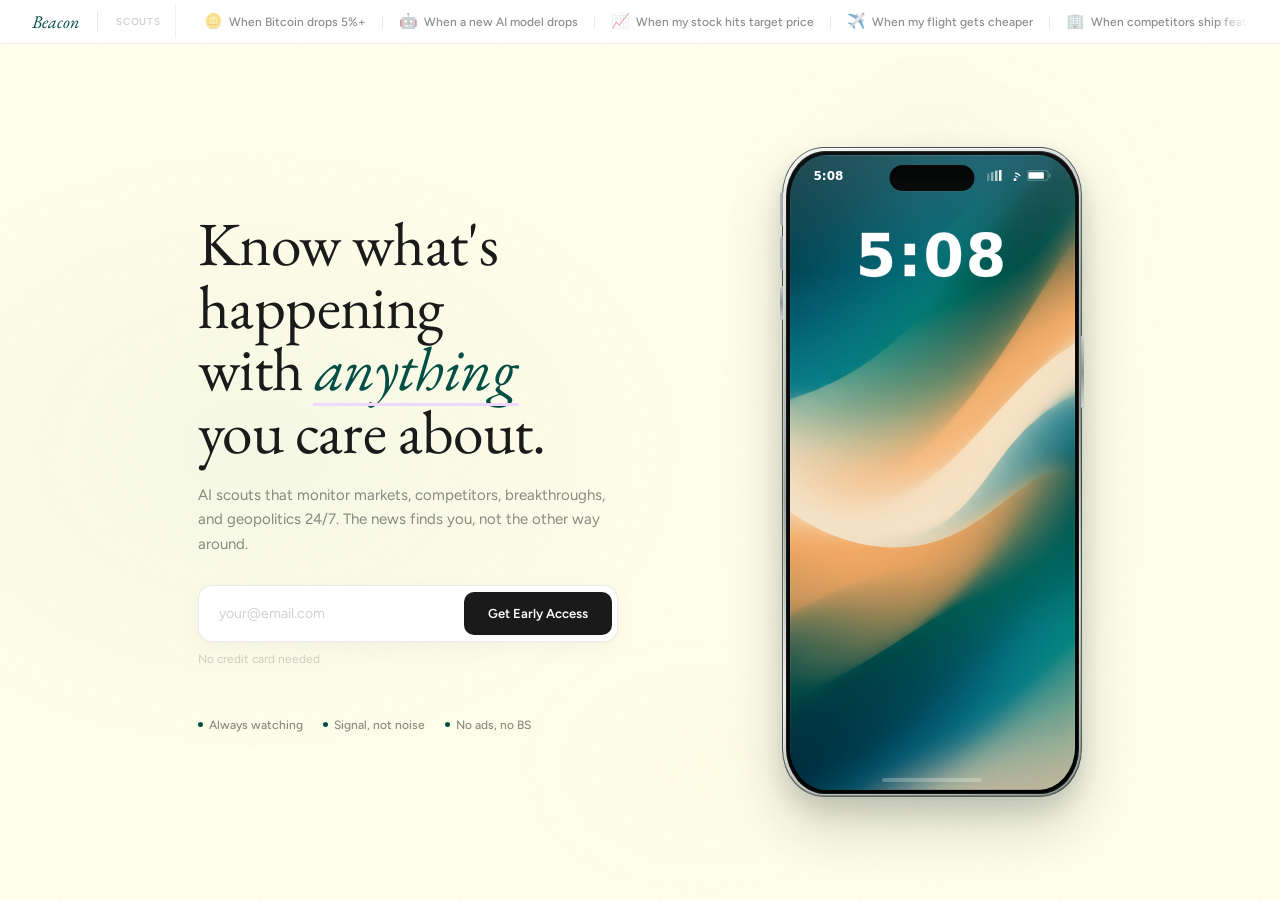
<file: index.html>
<!DOCTYPE html>
<html lang="en">
<head>
<meta charset="UTF-8">
<meta name="viewport" content="width=device-width, initial-scale=1.0">
<title>Beacon — Know what's happening with anything you care about</title>
<meta name="description" content="Set up scouts to watch anything you care about. Beacon monitors 24/7 and only alerts you when something matters.">
<link rel="canonical" href="https://www.mybeacons.app/">
<meta property="og:type" content="website">
<meta property="og:site_name" content="Beacon">
<meta property="og:url" content="https://www.mybeacons.app/">
<meta property="og:title" content="Beacon — Know what's happening with anything you care about">
<meta property="og:description" content="Set up scouts to watch anything you care about. Beacon monitors 24/7 and only alerts you when something matters.">
<meta property="og:image" content="https://www.mybeacons.app/beacon-og.jpg">
<meta property="og:image:width" content="4096">
<meta property="og:image:height" content="2164">
<meta property="og:image:alt" content="Beacon preview showing the app brand, hero message, and iPhone notification examples.">
<meta name="twitter:card" content="summary_large_image">
<meta name="twitter:title" content="Beacon — Know what's happening with anything you care about">
<meta name="twitter:description" content="Set up scouts to watch anything you care about. Beacon monitors 24/7 and only alerts you when something matters.">
<meta name="twitter:image" content="https://www.mybeacons.app/beacon-og.jpg">
<meta name="twitter:image:alt" content="Beacon preview showing the app brand, hero message, and iPhone notification examples.">
<link rel="preconnect" href="https://fonts.googleapis.com">
<link rel="preconnect" href="https://fonts.gstatic.com" crossorigin>
<link href="https://fonts.googleapis.com/css2?family=Figtree:wght@400;500;600&family=EB+Garamond:ital,wght@0,400;1,400&display=swap" rel="stylesheet">
<style>
  *, *::before, *::after { margin: 0; padding: 0; box-sizing: border-box; }

  :root {
    --bg: #FFFFEB;
    --text: #1A1A1A;
    --text-50: rgba(26,26,26,0.5);
    --text-20: rgba(26,26,26,0.2);
    --text-70: rgba(26,26,26,0.7);
    --accent: #034f46;
    --accent-light: #067a6e;
    --accent-soft: rgba(3,79,70,0.06);
    --purple: #F0D7FF;
    --orange: #FFA946;
    --focus: #4D65FF;
    --border: rgba(0,0,0,0.06);
    --font-display: 'Figtree', -apple-system, sans-serif;
    --font-serif: 'EB Garamond', Georgia, serif;
    --font-body: 'Figtree', -apple-system, sans-serif;
    --font-ios: -apple-system, 'SF Pro Display', system-ui, sans-serif;
    --ease: cubic-bezier(0.16, 1, 0.3, 1);
    --ease-smooth: cubic-bezier(0.22, 1, 0.36, 1);
  }

  html, body {
    height: 100%; overflow: hidden;
    background: #FFFFEB; color: var(--text);
    font-family: var(--font-body);
    -webkit-font-smoothing: antialiased;
  }

  :focus-visible { outline: 0.125rem solid var(--focus); outline-offset: 0.125rem; }

  .viewport {
    position: relative;
    width: 100%; height: 100vh; height: 100dvh;
    display: grid;
    grid-template-rows: auto 1fr;
    overflow: hidden;
    opacity: 0; animation: viewIn 0.8s var(--ease) 0.1s forwards;
  }
  @keyframes viewIn { to { opacity: 1; } }

  /* ═══ CURSOR GLOW ═══ */
  .cursor-glow {
    position: fixed; width: 500px; height: 500px;
    border-radius: 50%; pointer-events: none; z-index: 0;
    background: radial-gradient(circle, rgba(3,79,70,0.035) 0%, transparent 70%);
    transform: translate(-50%, -50%);
    transition: opacity 0.4s;
    opacity: 0;
  }
  .cursor-glow.active { opacity: 1; }

  /* ═══ BACKGROUND ═══ */
  .bg-mesh {
    position: absolute; inset: 0; z-index: 0; pointer-events: none;
    background:
      radial-gradient(ellipse 50% 50% at 20% 50%, rgba(3,79,70,0.035) 0%, transparent 70%),
      radial-gradient(ellipse 40% 50% at 75% 25%, rgba(240,215,255,0.04) 0%, transparent 60%),
      radial-gradient(ellipse 35% 35% at 55% 85%, rgba(255,169,70,0.025) 0%, transparent 55%);
  }

  .bg-grain {
    position: absolute; inset: -50%; width: 200%; height: 200%;
    z-index: 1; pointer-events: none; opacity: 0.04;
    background-image: url("data:image/svg+xml,%3Csvg viewBox='0 0 512 512' xmlns='http://www.w3.org/2000/svg'%3E%3Cfilter id='n'%3E%3CfeTurbulence type='fractalNoise' baseFrequency='0.75' numOctaves='4' stitchTiles='stitch'/%3E%3C/filter%3E%3Crect width='100%25' height='100%25' filter='url(%23n)'/%3E%3C/svg%3E");
    background-size: 200px; animation: grain 6s steps(8) infinite;
  }
  @keyframes grain {
    0%,100%{transform:translate(0,0)}25%{transform:translate(-10%,5%)}50%{transform:translate(5%,-10%)}75%{transform:translate(-5%,10%)}
  }

  @keyframes fadeDown { from { opacity:0; transform:translateY(-8px); } to { opacity:1; transform:none; } }




  /* ═══ HERO ═══ */
  .hero {
    position: relative; z-index: 10;
    display: flex; align-items: center; justify-content: center;
    padding: 0 clamp(24px, 5vw, 64px);
    gap: clamp(40px, 5vw, 72px);
    max-width: 1100px; width: 100%; margin: 0 auto;
  }

  .hero-content { flex: 1; max-width: 520px; }

  /* Headline in EB Garamond (brand guide: serif for expressive headings) */
  .hero-headline {
    font-family: var(--font-serif); font-weight: 400;
    font-size: clamp(38px, 4.8vw, 64px);
    line-height: 1.02; letter-spacing: -0.01em;
    color: var(--text); margin-bottom: 20px; text-wrap: balance;
  }
  .hero-headline .word {
    display: inline-block; opacity: 0; transform: translateY(20px);
    animation: wordIn 0.5s var(--ease-smooth) forwards;
  }
  @keyframes wordIn { to { opacity:1; transform:none; } }
  .hero-headline .accent {
    font-family: var(--font-serif); font-style: italic;
    font-weight: 400; color: var(--accent);
    position: relative;
  }
  .hero-headline .accent::after {
    content: ''; position: absolute;
    bottom: 2px; left: -2px; right: -2px; height: 3px;
    background: var(--purple); border-radius: 2px;
    opacity: 0; transform: scaleX(0);
    animation: underlineIn 0.6s var(--ease) 1.2s forwards;
    transform-origin: left;
  }
  @keyframes underlineIn { to { opacity: 1; transform: scaleX(1); } }

  /* Sub copy in Figtree (brand guide: sans-serif for body) */
  .hero-sub {
    font-family: var(--font-body); font-weight: 400;
    font-size: clamp(15px, 1.1vw, 16px); line-height: 1.65;
    color: var(--text-50); max-width: 420px; margin-bottom: 28px;
    opacity: 0; animation: fadeUp 0.6s var(--ease) 0.8s forwards;
  }
  @keyframes fadeUp { from { opacity:0; transform:translateY(12px); } to { opacity:1; transform:none; } }

  /* CTA */
  .cta-wrap {
    max-width: 420px; position: relative;
    opacity: 0; animation: fadeUp 0.6s var(--ease) 1s forwards;
  }
  .cta-step { transition: all 0.5s var(--ease); }
  .cta-step.hidden { opacity:0; transform:translateY(8px); pointer-events:none; position:absolute; top:0; left:0; right:0; }
  .cta-step.visible { opacity:1; transform:none; pointer-events:auto; position:relative; }

  .cta {
    display: flex; align-items: center; background: #fff;
    border: 1px solid rgba(0,0,0,0.08); border-radius: 14px;
    padding: 5px 5px 5px 20px;
    box-shadow: 0 1px 3px rgba(0,0,0,0.03), 0 6px 24px rgba(0,0,0,0.04);
    transition: all 0.4s var(--ease-smooth);
  }
  .cta:focus-within {
    border-color: rgba(3,79,70,0.15);
    box-shadow: 0 1px 3px rgba(0,0,0,0.03), 0 12px 40px rgba(0,0,0,0.07);
    transform: translateY(-2px);
  }
  .cta input {
    flex:1; background:none; border:none; outline:none;
    font-family: var(--font-body); font-size: 14px; font-weight: 400;
    color: var(--text); padding: 14px 0; min-width: 0;
  }
  .cta input::placeholder { color: var(--text-20); }
  .cta-btn {
    flex-shrink: 0; font-family: var(--font-display);
    font-size: 13px; font-weight: 600;
    color: #fff; background: var(--text);
    border: none; border-radius: 10px; padding: 14px 24px;
    cursor: pointer; transition: all 0.3s var(--ease);
  }
  .cta-btn:hover { background: var(--accent); transform: translateY(-1px); box-shadow: 0 6px 20px rgba(3,79,70,0.2); }
  .cta-btn:disabled {
    cursor: wait; opacity: 0.8; transform: none; box-shadow: none;
  }

  .cta-hint {
    font-family: var(--font-body); font-size: 12px; font-weight: 400;
    color: var(--text-20); margin-top: 10px;
  }
  .cta-status {
    min-height: 18px; margin-top: 10px;
    font-family: var(--font-body); font-size: 12px; font-weight: 500;
    color: var(--text-20);
  }
  .cta-status.is-pending { color: var(--text-50); }
  .cta-status.is-error { color: #a43d31; }
  .cta-status.is-success { color: var(--accent); }

  /* Topic pills */
  .pills-label {
    font-family: var(--font-display); font-size: 13px; font-weight: 500;
    color: var(--text-50); margin-bottom: 14px;
  }
  .pills { display: flex; flex-wrap: wrap; gap: 8px; }
  .pill {
    font-family: var(--font-body); font-size: 13px; font-weight: 500;
    color: var(--text-50); background: rgba(255,255,255,0.8);
    border: 1px solid var(--border); border-radius: 100px;
    padding: 10px 20px; cursor: pointer; transition: all 0.3s var(--ease);
    opacity: 0; transform: translateY(10px) scale(0.95); user-select: none;
  }
  .pill.in { opacity:1; transform:none; }
  .pill:hover { border-color: rgba(3,79,70,0.2); color: var(--text); background: #fff; transform: translateY(-1px); }
  .pill.selected {
    background: var(--accent); border-color: var(--accent);
    color: #fff; box-shadow: 0 2px 12px rgba(3,79,70,0.2);
    transform: translateY(-1px) scale(1.02);
  }

  .confirm-wrap { text-align: left; }
  .confirm-number {
    font-family: var(--font-display); font-size: clamp(22px, 2.4vw, 32px);
    font-weight: 600; letter-spacing: -0.02em;
    color: var(--text); line-height: 1.2; margin-bottom: 6px;
  }
  .confirm-number .hash { color: var(--accent); font-weight: 600; }
  .confirm-text {
    font-family: var(--font-body); font-size: 14px; font-weight: 400;
    color: var(--text-50); line-height: 1.6;
  }

  /* Proof */
  .hero-proof {
    display: flex; gap: 20px; margin-top: 24px; flex-wrap: wrap;
  }
  .hero-proof-item {
    display: flex; align-items: center; gap: 6px;
    font-family: var(--font-body); font-size: 12px; font-weight: 500; color: var(--text-50);
    opacity: 0; transform: translateY(8px);
    animation: fadeUp 0.5s var(--ease) forwards;
    transition: color 0.3s var(--ease);
  }
  .hero-proof-item:nth-child(1) { animation-delay: 1.2s; }
  .hero-proof-item:nth-child(2) { animation-delay: 1.35s; }
  .hero-proof-item:nth-child(3) { animation-delay: 1.5s; }
  .hero-proof-item:hover { color: var(--text-70); }
  .hero-proof-item .pip {
    width: 5px; height: 5px; border-radius: 50%; background: var(--accent);
    animation: pipPulse 2.5s ease-in-out infinite;
  }
  .hero-proof-item:nth-child(2) .pip { animation-delay: 0.6s; }
  .hero-proof-item:nth-child(3) .pip { animation-delay: 1.2s; }
  @keyframes pipPulse {
    0%, 100% { opacity: 0.3; transform: scale(1); }
    50% { opacity: 0.7; transform: scale(1.3); }
  }

  /* ═══ PHONE ═══ */
  .phone-wrap {
    flex: 1; max-width: 300px; min-width: 250px;
    opacity: 0; animation: phoneIn 0.8s var(--ease-smooth) 0.4s forwards;
    position: relative;
    will-change: transform;
  }
  @keyframes phoneIn { from { opacity:0; transform:translateY(30px) scale(0.97); } to { opacity:1; transform:none; } }

  /* phone-float removed per user request */

  .phone-glow {
    position: absolute; inset: -20%; z-index: -1;
    background: radial-gradient(ellipse, rgba(3,79,70,0.06) 0%, transparent 65%);
    filter: blur(40px); pointer-events: none;
    animation: glowPulse 4s ease-in-out infinite;
  }
  @keyframes glowPulse {
    0%, 100% { opacity: 0.5; transform: scale(1); }
    50% { opacity: 0.9; transform: scale(1.04); }
  }

  /* deco removed per user request */

  .iphone {
    position: relative; width: 100%; aspect-ratio: 393 / 852;
    background:
      linear-gradient(160deg, #f6f7f4 0%, #cfd4d0 20%, #9da39f 47%, #ebeeea 72%, #969d99 100%);
    border: 1px solid rgba(12, 19, 18, 0.62);
    border-radius: min(48px, 14%); padding: 2.5px;
    box-shadow:
      inset 0 1px 0 rgba(255,255,255,0.78),
      inset 0 -1px 0 rgba(56,67,64,0.42),
      inset 1px 0 0 rgba(255,255,255,0.22),
      inset -1px 0 0 rgba(58,69,66,0.22),
      0 30px 55px rgba(18,27,25,0.18),
      0 12px 26px rgba(18,27,25,0.12);
    overflow: visible;
    isolation: isolate;
    transition: box-shadow 0.4s var(--ease);
  }
  .phone-wrap:hover .iphone {
    box-shadow:
      inset 0 1px 0 rgba(255,255,255,0.82),
      inset 0 -1px 0 rgba(56,67,64,0.46),
      inset 1px 0 0 rgba(255,255,255,0.24),
      inset -1px 0 0 rgba(58,69,66,0.24),
      0 34px 64px rgba(18,27,25,0.22),
      0 16px 34px rgba(18,27,25,0.14);
  }
  .iphone::before,
  .iphone::after {
    content: '';
    position: absolute;
    pointer-events: none;
    background: linear-gradient(180deg, #c5cbc6 0%, #8d9490 50%, #d2d7d3 100%);
    box-shadow:
      inset 0 0.5px 0 rgba(255,255,255,0.4),
      inset 0 -0.5px 0 rgba(46,55,53,0.4);
    opacity: 0.95;
  }
  .iphone::before {
    left: -3px; top: 138px;
    width: 3px; height: 34px;
    border-radius: 3px 0 0 3px;
    box-shadow:
      0 -50px 0 0 rgba(169,176,171,0.95),
      0 -94px 0 0 rgba(169,176,171,0.95),
      inset 0 0.5px 0 rgba(255,255,255,0.4),
      inset 0 -0.5px 0 rgba(46,55,53,0.4);
  }
  .iphone::after {
    right: -3px; top: 188px;
    width: 3px; height: 72px;
    border-radius: 0 3px 3px 0;
  }
  .iphone-inner {
    position: relative;
    width: 100%; height: 100%;
    background: linear-gradient(180deg, #0d1111 0%, #040606 100%);
    border-radius: min(46px, 13.5%);
    padding: 4px; overflow: hidden;
    box-shadow:
      inset 0 0 0 1px rgba(255,255,255,0.04),
      inset 0 1px 0 rgba(255,255,255,0.06),
      inset 0 -2px 6px rgba(0,0,0,0.55);
  }
  .iphone-inner::before {
    content: '';
    position: absolute; inset: 0;
    border-radius: inherit;
    pointer-events: none;
    box-shadow:
      inset 0 0 0 1px rgba(255,255,255,0.05),
      inset 0 10px 18px rgba(255,255,255,0.015),
      inset 0 -14px 18px rgba(0,0,0,0.28);
  }
  .iphone-screen {
    position: relative; width: 100%; height: 100%;
    background: #081110;
    border-radius: min(43px, 13%); overflow: hidden;
    box-shadow:
      inset 0 0 0 1px rgba(255,255,255,0.04),
      inset 0 22px 34px rgba(255,255,255,0.04),
      inset 0 -22px 40px rgba(0,0,0,0.18);
  }
  .iphone-screen::before,
  .iphone-screen::after {
    content: '';
    position: absolute; inset: 0;
    pointer-events: none;
    z-index: 2;
  }
  .iphone-screen::before {
    background: linear-gradient(180deg, rgba(255,255,255,0.14) 0%, rgba(255,255,255,0) 18%, rgba(255,255,255,0) 74%, rgba(0,0,0,0.12) 100%);
  }
  .iphone-screen::after {
    box-shadow:
      inset 0 0 0 0.5px rgba(255,255,255,0.08),
      inset 0 1px 0 rgba(255,255,255,0.08),
      inset 0 -1px 0 rgba(0,0,0,0.15);
  }

  .dynamic-island {
    position: absolute; top: 10px; left: 50%; transform: translateX(-50%);
    width: 85px; height: 26px;
    background: linear-gradient(180deg, #030404 0%, #0a0c0c 100%);
    border-radius: 20px; z-index: 30;
    box-shadow:
      inset 0 0.5px 0 rgba(255,255,255,0.05),
      0 1px 0 rgba(255,255,255,0.04);
  }

  /* Wallpaper */
  .ios-wall-fallback {
    position: absolute; inset: 0;
    background: linear-gradient(170deg, #0a2a28 0%, #0f3d3a 30%, #155852 60%, #1a6b64 100%);
  }
  .ios-wall {
    position: absolute; inset: 0;
    background: url('ios-wallpaper-v2.png') center/cover no-repeat;
  }

  /* Status bar */
  .sb {
    position: relative; z-index: 20;
    display: flex; justify-content: space-between; align-items: center;
    padding: 14px 24px 0;
    font-family: var(--font-ios); font-size: 12px; font-weight: 600; color: #fff;
  }
  .sb-right { display: flex; gap: 5px; align-items: center; }

  /* iOS Time + Date + Weather */
  .ios-time {
    position: relative; z-index: 10; text-align: center;
    padding-top: 44px;
    font-family: var(--font-ios); font-size: 58px; font-weight: 800;
    color: #fff; letter-spacing: 2px; line-height: 1;
    -webkit-text-stroke: 0.3px rgba(255,255,255,0.8);
  }
  .ios-date {
    font-family: var(--font-ios); font-size: 13px; font-weight: 500;
    color: rgba(255,255,255,0.65); text-align: center;
    margin-top: 4px; letter-spacing: 0.3px;
  }
  .ios-weather {
    text-align: center; margin-top: 8px;
    font-family: var(--font-ios); font-size: 13px; font-weight: 500;
    color: rgba(255,255,255,0.55);
    opacity: 0; transition: opacity 0.6s var(--ease-smooth);
  }
  .ios-weather.show { opacity: 1; }
  .ios-weather-icon { font-size: 15px; vertical-align: middle; margin-right: 2px; }

  /* Notifications */
  .notif-stack {
    position: absolute; bottom: 32px; left: 8px; right: 8px;
    z-index: 10; display: flex; flex-direction: column-reverse; gap: 6px;
  }

  .notif {
    position: relative;
    background: rgba(40,40,40,0.55);
    backdrop-filter: blur(50px) saturate(180%);
    -webkit-backdrop-filter: blur(50px) saturate(180%);
    border: 0.5px solid rgba(255,255,255,0.1);
    border-radius: 16px; padding: 10px 12px;
    box-shadow: 0 2px 8px rgba(0,0,0,0.15), inset 0 0.5px 0 rgba(255,255,255,0.06);
    will-change: transform, opacity;
    transform-origin: center bottom;
    --notif-offset: 0px;
    --notif-scale: 1;
    --notif-opacity: 1;
    transform: translate3d(0, 12px, 0) scale(0.985);
    opacity: 0;
    transition: opacity 0.46s cubic-bezier(0.25, 1, 0.5, 1), transform 0.46s cubic-bezier(0.25, 1, 0.5, 1);
  }
  .notif.show {
    opacity: var(--notif-opacity);
    transform: translate3d(0, var(--notif-offset), 0) scale(var(--notif-scale));
  }
  .notif.depth-0 { --notif-offset: 0px; --notif-scale: 1; --notif-opacity: 1; z-index: 3; }
  .notif.depth-1 { --notif-offset: -8px; --notif-scale: 0.986; --notif-opacity: 0.92; z-index: 2; }
  .notif.depth-2 { --notif-offset: -14px; --notif-scale: 0.97; --notif-opacity: 0.78; z-index: 1; }
  .notif.is-exiting {
    opacity: 0;
    pointer-events: none;
    transform: translate3d(0, -24px, 0) scale(0.94);
  }

  .notif::before {
    content: ''; position: absolute; inset: 0; border-radius: 16px;
    background: linear-gradient(135deg, rgba(255,255,255,0.06) 0%, transparent 50%);
    pointer-events: none;
  }

  .notif-row { display: flex; align-items: center; gap: 8px; margin-bottom: 2px; }

  .notif-app-icon {
    width: 22px; height: 22px; border-radius: 6px;
    display: flex; align-items: center; justify-content: center;
    font-family: var(--font-serif); font-size: 15px; font-weight: 600;
    font-style: italic; flex-shrink: 0;
    background: #fff; color: var(--accent);
    box-shadow: 0 1px 3px rgba(0,0,0,0.2);
  }

  .notif-app-name {
    font-family: var(--font-ios); font-size: 11px; font-weight: 500;
    color: rgba(255,255,255,0.45); flex: 1;
  }
  .notif-time-label {
    font-family: var(--font-ios); font-size: 11px; font-weight: 400;
    color: rgba(255,255,255,0.3);
  }
  .notif-title {
    font-family: var(--font-ios); font-size: 13px; font-weight: 600;
    color: rgba(255,255,255,0.95); line-height: 1.25; margin-bottom: 1px;
    white-space: nowrap; overflow: hidden; text-overflow: ellipsis;
  }
  .notif-body {
    font-family: var(--font-ios); font-size: 12px; font-weight: 400;
    color: rgba(255,255,255,0.5); line-height: 1.35;
    white-space: nowrap; overflow: hidden; text-overflow: ellipsis;
  }

  @media (prefers-reduced-motion: reduce) {
    .notif {
      transition: none;
      transform: none;
    }
    .notif.show,
    .notif.is-exiting {
      transform: none;
    }
  }

  .home-indicator {
    position: absolute; bottom: 8px; left: 50%; transform: translateX(-50%);
    width: 100px; height: 4px; border-radius: 2px;
    background: rgba(255,255,255,0.25); z-index: 20;
  }

  /* ═══ SCOUT CAROUSEL (bottom) ═══ */
  .scout-strip {
    position: relative; z-index: 10;
    background: #fff;
    border-bottom: 1px solid var(--border);
    overflow: hidden;
    opacity: 0; animation: fadeDown 0.6s var(--ease) 0.2s forwards;
  }

  .scout-strip-inner {
    display: flex; align-items: center;
    padding: 0 clamp(16px, 3vw, 32px); gap: 0;
    max-width: 1340px; margin: 0 auto;
  }
  .scout-strip-logo {
    font-family: var(--font-serif); font-size: 18px; font-weight: 400;
    font-style: italic; color: var(--accent);
    white-space: nowrap; flex-shrink: 0;
    padding: 10px 0;
  }
  .scout-strip-sep {
    width: 1px; height: 20px; background: rgba(0,0,0,0.1); flex-shrink: 0;
    margin: 0 18px;
  }
  .scout-strip-label {
    font-family: var(--font-display); font-size: 10px; font-weight: 600;
    color: var(--text-20); letter-spacing: 0.08em; text-transform: uppercase;
    white-space: nowrap; flex-shrink: 0;
    padding: 10px 14px 10px 0;
    border-right: 1px solid var(--border);
  }
  .scout-carousel-wrap {
    flex: 1; overflow: hidden; position: relative;
    mask-image: linear-gradient(90deg, transparent, black 32px, black calc(100% - 32px), transparent);
    -webkit-mask-image: linear-gradient(90deg, transparent, black 32px, black calc(100% - 32px), transparent);
  }
  .scout-carousel {
    display: flex; align-items: center; width: max-content;
    animation: scoutScroll 70s linear infinite;
    padding: 0 12px;
  }
  .scout-carousel:hover { animation-play-state: paused; }
  @keyframes scoutScroll { to { transform: translateX(-50%); } }

  .scout-item {
    display: flex; align-items: center; gap: 6px;
    font-family: var(--font-body); font-size: 12px; font-weight: 500;
    color: var(--text-50); white-space: nowrap;
    padding: 10px 16px;
    transition: color 0.3s var(--ease);
    cursor: default;
  }
  .scout-item:hover { color: var(--accent); }
  .scout-emoji { font-size: 15px; line-height: 1; }
  .scout-sep {
    width: 1px; height: 14px; background: rgba(0,0,0,0.08); flex-shrink: 0;
  }

  /* ═══ RESPONSIVE ═══ */
  @media (max-width: 960px) {
    html, body { height: auto; min-height: 0; overflow-x: hidden; overflow-y: auto; margin: 0; padding: 0; -webkit-overflow-scrolling: touch; }
    .viewport {
      height: auto; min-height: 0; overflow-x: clip; overflow-y: visible;
      display: flex; flex-direction: column;
      margin: 0; padding: 0;
    }
    .hero {
      flex-direction: column; padding: 0 24px;
      text-align: center; justify-content: flex-start;
      gap: 0; margin: 0;
    }
    .hero-content {
      max-width: 480px; order: 1; flex: none; margin: 0 auto;
      min-height: calc(100dvh - 50px);
      display: flex; flex-direction: column; justify-content: center;
      padding: 32px 0 0;
    }
    .hero-headline {
      font-size: clamp(36px, 8vw, 52px);
      text-align: center; margin-left: auto; margin-right: auto;
    }
    .hero-sub { text-align: center; max-width: 100%; margin-left: auto; margin-right: auto; }
    .cta-wrap { max-width: 90vw; width: 100%; margin: 0 auto; }
    .hero-proof { justify-content: center; margin-top: 16px; }
    .phone-wrap {
      order: 2; width: 75vw; max-width: 380px; min-width: 300px;
      flex: none; padding: 0;
      margin: -60px auto 0 auto;
      will-change: auto; /* disable compositing layer on mobile */
    }
    .phone-glow { display: none; }
    .phone-wrap { will-change: auto; }

    /* Kill GPU-heavy effects on mobile for smooth scrolling */
    .bg-grain { display: none; }
    .bg-mesh { display: none; }
    .cursor-glow { display: none; }
    .notif {
      backdrop-filter: none; -webkit-backdrop-filter: none;
      background: rgba(30,30,30,0.85);
      will-change: auto;
    }
    .pip { animation: none; opacity: 0.5; }
  }
  @media (max-width: 640px) {
    .hero-content { padding: 20px 0 0; }
    .hero { padding: 0 24px; }
    .hero-sub { margin-bottom: 20px; }
    .hero-headline { font-size: clamp(32px, 9vw, 44px); }
    .hero-proof { gap: 12px; }
    .scout-strip-label { display: none; }
    .phone-wrap { width: 80vw; max-width: 360px; min-width: 280px; margin: -48px auto 0 auto; }
    .cta {
      flex-direction: column; gap: 0; padding: 0;
      background: none; border: none; box-shadow: none;
    }
    .cta:focus-within { transform: none; box-shadow: none; }
    .cta input {
      width: 100%; font-size: 15px; padding: 14px 16px;
      background: rgba(255,255,255,0.6); border: 1px solid var(--border);
      border-radius: 12px; margin-bottom: 10px;
    }
    .cta-btn {
      width: 100%; padding: 16px; border-radius: 12px;
      font-size: 14px; text-align: center;
    }
    /* Keep phone internals left-aligned like real iOS */
    .iphone-screen { text-align: left; }
    .notif-stack { bottom: 28px; left: 8px; right: 8px; gap: 6px; }
    .notif { border-radius: 16px; padding: 10px 12px; }
    .notif-row { text-align: left; }
    .notif-title { font-size: 13px; text-align: left; }
    .notif-body { font-size: 12px; text-align: left; }
    .notif-app-icon { width: 22px; height: 22px; font-size: 15px; border-radius: 6px; }
    .notif-app-name { font-size: 11px; text-align: left; }
    .notif-time-label { font-size: 11px; }

    /* Mobile: skip pills, go straight to clean confirm */
    #step-topics { display: none !important; }

    /* Mobile confirm overlay */
    .mobile-confirm-overlay {
      position: fixed; inset: 0; z-index: 200;
      background: var(--bg);
      display: flex; flex-direction: column;
      align-items: center; justify-content: center;
      padding: 40px 32px; text-align: center;
      opacity: 0; transform: scale(0.98);
      animation: overlayIn 0.6s cubic-bezier(0.25, 1, 0.5, 1) forwards;
    }
    @keyframes overlayIn {
      to { opacity: 1; transform: scale(1); }
    }
    .mobile-confirm-overlay .confirm-check {
      width: 56px; height: 56px; border-radius: 50%;
      background: var(--accent); color: #fff;
      display: flex; align-items: center; justify-content: center;
      font-size: 28px; margin-bottom: 24px;
      opacity: 0; transform: scale(0.5);
      animation: checkPop 0.5s cubic-bezier(0.25, 1, 0.5, 1) 0.3s forwards;
    }
    @keyframes checkPop { to { opacity: 1; transform: scale(1); } }
    .mobile-confirm-overlay .confirm-number {
      font-size: 28px; margin-bottom: 8px;
    }
    .mobile-confirm-overlay .confirm-text {
      font-size: 15px; max-width: 280px; line-height: 1.6;
    }
  }
</style>
</head>
<body>
<div class="cursor-glow" id="cursor-glow"></div>
<div class="viewport">
  <div class="bg-mesh"></div>
  <div class="bg-grain"></div>

  <!-- Scout Carousel (top) -->
  <div class="scout-strip">
    <div class="scout-strip-inner">
      <span class="scout-strip-logo">Beacon</span>
      <span class="scout-strip-sep"></span>
      <span class="scout-strip-label">Scouts</span>
      <div class="scout-carousel-wrap">
        <div class="scout-carousel" id="scout-carousel"></div>
      </div>
    </div>
  </div>

  <!-- Hero -->
  <main class="hero">
    <div class="hero-content">
      <h1 class="hero-headline" id="headline"></h1>
      <p class="hero-sub">AI scouts that monitor markets, competitors, breakthroughs, and geopolitics 24/7. The news finds you, not the other way around.</p>
      <div class="cta-wrap" id="cta">
        <div class="cta-step visible" id="step-email">
          <form class="cta" onsubmit="handleSubmit(event)">
            <input type="email" name="email" placeholder="your@email.com" required autocomplete="email" />
            <button type="submit" class="cta-btn">Get Early Access</button>
          </form>
          <div class="cta-hint">No credit card needed</div>
          <div class="cta-status" id="cta-status" role="status" aria-live="polite"></div>
        </div>
        <div class="cta-step hidden" id="step-topics">
          <div class="pills-label">What do you want your first scout to track?</div>
          <div class="pills">
            <span class="pill" data-topic="ai">AI model launches</span>
            <span class="pill" data-topic="markets">Gold & silver prices</span>
            <span class="pill" data-topic="crypto">Bitcoin price moves</span>
            <span class="pill" data-topic="geo">Iran war updates</span>
            <span class="pill" data-topic="comp">Competitor launches</span>
            <span class="pill" data-topic="startup">Startup funding rounds</span>
            <span class="pill" data-topic="regulation">New regulations</span>
            <span class="pill" data-topic="unsure" style="border-style:dashed">Not sure yet, surprise me</span>
          </div>
        </div>
        <div class="cta-step hidden" id="step-confirm">
          <div class="confirm-wrap">
            <div class="confirm-number">You're on the list!</div>
            <div class="confirm-text">We'll send you the app link very soon.</div>
          </div>
        </div>
      </div>
      <div class="hero-proof">
        <div class="hero-proof-item"><span class="pip"></span>Always watching</div>
        <div class="hero-proof-item"><span class="pip"></span>Signal, not noise</div>
        <div class="hero-proof-item"><span class="pip"></span>No ads, no BS</div>
      </div>
    </div>

    <!-- iPhone -->
    <div class="phone-wrap" id="phone-wrap">
      <div class="phone-glow"></div>
      <div class="iphone">
        <div class="iphone-inner">
          <div class="iphone-screen">
            <div class="ios-wall-fallback"></div>
            <div class="ios-wall"></div>
            <div class="dynamic-island"></div>
            <div class="sb">
              <span id="sb-time">9:41</span>
              <div class="sb-right">
                <svg width="16" height="11" viewBox="0 0 16 11" fill="#fff"><rect x="0" y="3.5" width="2.5" height="7.5" rx="0.5" opacity="0.3"/><rect x="4" y="2" width="2.5" height="9" rx="0.5" opacity="0.5"/><rect x="8" y="0.5" width="2.5" height="10.5" rx="0.5" opacity="0.7"/><rect x="12" y="0" width="2.5" height="11" rx="0.5"/></svg>
                <svg width="14" height="11" viewBox="0 0 15 11" fill="none" stroke="#fff" stroke-width="1.2"><path d="M7.5 6C8.6 6 9.6 6.6 10.3 7.5"/><path d="M7.5 3C9.8 3 11.8 4.2 13 6"/><circle cx="7.5" cy="10" r="1" fill="#fff"/></svg>
                <svg width="24" height="11" viewBox="0 0 25 11" fill="none"><rect x="0" y="0.5" width="22" height="10" rx="2" stroke="#fff" stroke-opacity="0.3"/><rect x="23" y="3.5" width="1.5" height="4" rx="0.5" fill="#fff" opacity="0.3"/><rect x="1.5" y="2" width="16" height="7" rx="1" fill="#fff"/></svg>
              </div>
            </div>
            <div class="ios-time" id="ios-time">9:41</div>
            <div class="ios-date" id="ios-date">Thursday, March 13</div>
            <div class="ios-weather" id="ios-weather"></div>
            <div class="notif-stack" id="notif-stack"></div>
            <div class="home-indicator"></div>
          </div>
        </div>
      </div>
    </div>
  </main>


</div>

<script>
// ═══ HEADLINE ═══
(function() {
  var el = document.getElementById('headline');
  var words = [
    { t: 'Know' }, { t: "what's" }, { t: 'happening' },
    { t: 'with' }, { t: 'anything', cls: 'accent' },
    { t: 'you' }, { t: 'care' }, { t: 'about.' },
  ];
  el.innerHTML = words.map(function(w, i) {
    var inner = w.cls ? '<span class="' + w.cls + '">' + w.t + '</span>' : w.t;
    return '<span class="word" style="animation-delay:' + (0.3 + i * 0.07) + 's">' + inner + '</span>';
  }).join(' ');
})();

// ═══ iOS TIME (uses visitor's timezone automatically) ═══
(function() {
  function update() {
    var now = new Date();
    var h = now.getHours() % 12 || 12;
    var m = now.getMinutes().toString().padStart(2, '0');
    var t = h + ':' + m;
    document.getElementById('ios-time').textContent = t;
    document.getElementById('sb-time').textContent = t;
    var days = ['Sunday','Monday','Tuesday','Wednesday','Thursday','Friday','Saturday'];
    var months = ['January','February','March','April','May','June','July','August','September','October','November','December'];
    document.getElementById('ios-date').textContent = days[now.getDay()] + ', ' + months[now.getMonth()] + ' ' + now.getDate();
  }
  update();
  setInterval(update, 30000);
})();

// ═══ WEATHER (IP geolocation + Open-Meteo, zero API keys) ═══
(function() {
  var weatherEl = document.getElementById('ios-weather');
  var codes = {
    0: '☀️', 1: '🌤️', 2: '⛅', 3: '☁️',
    45: '🌫️', 48: '🌫️',
    51: '🌦️', 53: '🌦️', 55: '🌧️',
    61: '🌦️', 63: '🌧️', 65: '🌧️',
    71: '🌨️', 73: '🌨️', 75: '🌨️',
    80: '🌦️', 81: '🌧️', 82: '🌧️',
    95: '⛈️', 96: '⛈️', 99: '⛈️'
  };

  var tz = Intl.DateTimeFormat().resolvedOptions().timeZone || '';
  var city = tz.split('/').pop().replace(/_/g, ' ');

  function showWeather(lat, lon, cityName) {
    fetch('https://api.open-meteo.com/v1/forecast?latitude=' + lat + '&longitude=' + lon + '&current_weather=true')
      .then(function(r) { return r.json(); })
      .then(function(data) {
        var w = data.current_weather;
        if (!w) return;
        var icon = codes[w.weathercode] || '☀️';
        var tempC = Math.round(w.temperature);
        var isUS = tz.indexOf('America') === 0;
        var temp = isUS ? Math.round(tempC * 9 / 5 + 32) + '°' : tempC + '°';
        weatherEl.innerHTML = '<span class="ios-weather-icon">' + icon + '</span> ' + temp + '  ' + cityName;
        weatherEl.classList.add('show');
      })
      .catch(function() {});
  }

  // GeoJS (primary, no rate limits) with ipapi fallback
  fetch('https://get.geojs.io/v1/ip/geo.json')
    .then(function(r) { return r.json(); })
    .then(function(geo) {
      if (geo.latitude && geo.longitude) {
        showWeather(geo.latitude, geo.longitude, geo.city || city);
      } else { throw new Error('no coords'); }
    })
    .catch(function() {
      fetch('https://ipapi.co/json/')
        .then(function(r) { return r.json(); })
        .then(function(geo) {
          if (geo.latitude && geo.longitude) {
            showWeather(geo.latitude, geo.longitude, geo.city || city);
          }
        })
        .catch(function() {});
    });
})();

// ═══ CURSOR GLOW (desktop only) ═══
(function() {
  if ('ontouchstart' in window || window.innerWidth <= 960) return;
  var glow = document.getElementById('cursor-glow');
  var active = false;
  document.addEventListener('mousemove', function(e) {
    if (!active) { glow.classList.add('active'); active = true; }
    glow.style.left = e.clientX + 'px';
    glow.style.top = e.clientY + 'px';
  });
  document.addEventListener('mouseleave', function() {
    glow.classList.remove('active'); active = false;
  });
})();

// ═══ PHONE 3D TILT (desktop only) ═══
(function() {
  if ('ontouchstart' in window || window.innerWidth <= 960) return;
  var phone = document.getElementById('phone-wrap');
  if (!phone) return;
  document.addEventListener('mousemove', function(e) {
    var dx = (e.clientX / window.innerWidth - 0.5) * 2;
    var dy = (e.clientY / window.innerHeight - 0.5) * 2;
    phone.style.transform =
      'perspective(900px) rotateY(' + (dx * 4) + 'deg) rotateX(' + (-dy * 2.5) + 'deg)';
  });
})();

// ═══ NOTIFICATIONS ═══
(function() {
  var stack = document.getElementById('notif-stack');
  var MAX_VISIBLE = 3;

  var allNotifs = [
    { scout: 'Crypto Scout', title: 'BTC dropped $5.2K', body: 'Largest move in 3 months. Liquidations at $890M.' },
    { scout: 'AI Scout', title: 'Claude 4.5 dropped', body: 'Major reasoning upgrade. API live now.' },
    { scout: 'Competitor Scout', title: 'Rival raised $25M', body: 'Led by Sequoia. Entering your market.' },
    { scout: 'Geopolitics Scout', title: 'Taiwan Strait alert', body: 'US Navy repositioning confirmed.' },
    { scout: 'Market Scout', title: 'Gold hits new ATH at $2,840', body: 'Safe haven demand surging. Up 18% YTD.' },
    { scout: 'Regulation Scout', title: 'EU AI Act published', body: 'Affects deployment. Compliance deadline Q2.' },
    { scout: 'Startup Scout', title: 'Perplexity raised $500M', body: 'Valued at $9B. Series C led by IVP.' },
    { scout: 'Sneaker Scout', title: 'Jordan 4 Bred restocked', body: 'Nike SNKRS app. Limited sizes available.' },
    { scout: 'Flight Scout', title: 'DEL→LHR dropped to $380', body: 'Down 42% from last week. Book before midnight.' },
    { scout: 'Crypto Scout', title: 'ETH broke $4,200', body: 'Highest since Jan. ETF inflows accelerating.' },
    { scout: 'AI Scout', title: 'GPT-5 announced', body: 'Multimodal native. Rolling out to Plus users.' },
    { scout: 'Market Scout', title: 'Silver surged 8% overnight', body: 'Industrial demand spike. Supply deficit widening.' },
    { scout: 'Competitor Scout', title: 'Competitor acquired Acme', body: '$120M deal. Expanding into your vertical.' },
    { scout: 'Geopolitics Scout', title: 'EU sanctions expanded', body: 'New trade restrictions effective next week.' },
    { scout: 'Rent Scout', title: 'Avg rent dropped 6% in HSR', body: 'First decline in 14 months. New inventory surge.' },
    { scout: 'Research Scout', title: 'Your paper got cited', body: 'New citation in Nature Machine Intelligence.' },
    { scout: 'Oil Scout', title: 'Crude spiked to $94/barrel', body: 'OPEC+ cut deeper than expected.' },
    { scout: 'Funding Scout', title: 'Stripe raised at $91B', body: 'Largest private funding round this year.' },
    { scout: 'Fed Scout', title: 'Fed cut rates by 25bps', body: 'First cut in 14 months. Markets rallying.' },
    { scout: 'Ad Scout', title: 'Competitor launched Google Ads', body: 'Bidding on your brand keywords. CPC up 30%.' },
  ];

  var timeLabels = ['now', '1m ago', '3m ago', '8m ago', '22m ago', '1h ago'];
  var queue = allNotifs.slice();
  var visible = [];

  function updateTimes() {
    visible.forEach(function(obj, i) {
      var label = obj.el.querySelector('.notif-time-label');
      if (label) label.textContent = timeLabels[i] || timeLabels[timeLabels.length - 1];
    });
  }

  function syncNotificationDepths() {
    visible.forEach(function(obj, i) {
      obj.el.classList.remove('depth-0', 'depth-1', 'depth-2');
      obj.el.classList.add('depth-' + Math.min(i, MAX_VISIBLE - 1));
    });
  }

  function showNext() {
    if (queue.length === 0) {
      setTimeout(function() {
        visible.forEach(function(obj) {
          obj.el.classList.add('is-exiting');
          obj.el.classList.remove('show');
        });
        setTimeout(function() {
          stack.innerHTML = '';
          visible = [];
          queue = allNotifs.slice();
          setTimeout(showNext, 1000);
        }, 700);
      }, 4000);
      return;
    }

    var data = queue.shift();
    var el = document.createElement('div');
    el.className = 'notif depth-0';
    el.innerHTML =
      '<div class="notif-row">' +
        '<div class="notif-app-icon">B</div>' +
        '<div class="notif-app-name">Beacon</div>' +
        '<div class="notif-time-label">now</div>' +
      '</div>' +
      '<div class="notif-title">' + data.scout + ': ' + data.title + '</div>' +
      '<div class="notif-body">' + data.body + '</div>';

    stack.prepend(el);
    visible.unshift({ el: el, data: data });
    syncNotificationDepths();

    if (visible.length > MAX_VISIBLE) {
      var oldest = visible.pop();
      oldest.el.classList.add('is-exiting');
      oldest.el.classList.remove('show', 'depth-0', 'depth-1', 'depth-2');
      setTimeout(function() {
        if (oldest.el.parentNode) oldest.el.remove();
      }, 460);
    }

    syncNotificationDepths();
    updateTimes();

    requestAnimationFrame(function() {
      requestAnimationFrame(function() {
        el.classList.add('show');
      });
    });

    setTimeout(showNext, 2800);
  }

  setTimeout(showNext, 1600);
})();

// ═══ SCOUT CAROUSEL (emoji + thin separator) ═══
(function() {
  var scouts = [
    ['\uD83E\uDE99', 'When Bitcoin drops 5%+'],
    ['\uD83E\uDD16', 'When a new AI model drops'],
    ['\uD83D\uDCC8', 'When my stock hits target price'],
    ['\u2708\uFE0F', 'When my flight gets cheaper'],
    ['\uD83C\uDFE2', 'When competitors ship features'],
    ['\uD83D\uDCB0', 'When a startup I follow raises'],
    ['\uD83C\uDFE0', 'When rent drops in my area'],
    ['\uD83D\uDC5F', 'When my sneakers restock'],
    ['\uD83C\uDF0D', 'When visa policies change'],
    ['\uD83C\uDFB5', 'When concert tickets drop'],
    ['\uD83D\uDD2C', 'When a paper cites my research'],
    ['\u26FD', 'When oil prices spike overnight'],
    ['\uD83D\uDCE6', 'When an acquisition happens in my space'],
    ['\uD83D\uDCC9', 'When my portfolio drops 3%+'],
    ['\uD83C\uDFE6', 'When the Fed changes rates'],
    ['\uD83C\uDFAF', 'When my competitor runs new ads'],
  ];
  var carousel = document.getElementById('scout-carousel');
  var html = scouts.map(function(s, i) {
    var item = '<span class="scout-item"><span class="scout-emoji">' + s[0] + '</span> ' + s[1] + '</span>';
    if (i < scouts.length - 1) item += '<span class="scout-sep"></span>';
    return item;
  }).join('');
  // Double for infinite scroll
  carousel.innerHTML = html + '<span class="scout-sep"></span>' + html;
})();

// ═══ BUTTON LETTER WAVE ═══
(function() {
  var btns = document.querySelectorAll('.cta-btn, .nav-cta');
  btns.forEach(function(btn) {
    var spanEl = btn.querySelector('span');
    var target = spanEl || btn;
    var originalText = target.textContent.trim();

    btn.addEventListener('mouseenter', function() {
      var chars = originalText.split('');
      target.innerHTML = chars.map(function(c, i) {
        var ch = c === ' ' ? '&nbsp;' : c;
        return '<span style="display:inline-block;animation:letterWave 0.4s var(--ease) ' + (i * 0.02) + 's both">' + ch + '</span>';
      }).join('');
    });
    btn.addEventListener('mouseleave', function() {
      target.textContent = originalText;
    });
  });

  var style = document.createElement('style');
  style.textContent = '@keyframes letterWave{0%{transform:translateY(0)}40%{transform:translateY(-15%)}100%{transform:translateY(0)}}';
  document.head.appendChild(style);
})();

// ═══ WAITLIST FLOW ═══
var topicNotifs = {
  ai:         { title: 'Claude 4.5 just launched', body: 'Major reasoning upgrade. API live now.' },
  markets:    { title: 'Gold hits $2,840, new ATH', body: 'Safe haven demand surging. Up 18% YTD.' },
  crypto:     { title: 'BTC dropped $5.2K', body: 'Largest move in 3 months. Liquidations at $890M.' },
  geo:        { title: 'Iran strikes: US responds', body: 'Pentagon confirms targeted response overnight.' },
  comp:       { title: 'Rival shipped a new feature', body: 'Direct competitor to your core product.' },
  startup:    { title: 'Startup you follow raised $25M', body: 'Series B led by Sequoia.' },
  regulation: { title: 'EU AI Act published', body: 'Affects deployment. Compliance deadline Q2.' },
  unsure:     { title: 'Your scout found something', body: 'We picked trending topics for you.' },
};
var selectedTopics = [];
var pillTimer = null;
var waitlistRequestInFlight = false;

function setWaitlistStatus(message, tone) {
  var statusEl = document.getElementById('cta-status');
  if (!statusEl) return;
  statusEl.textContent = message || '';
  statusEl.className = 'cta-status' + (tone ? ' is-' + tone : '');
}

function showWaitlistSuccess() {
  var isMobile = window.innerWidth <= 640;
  if (isMobile) {
    // Immersive full-screen confirmation on mobile
    var existingOverlay = document.querySelector('.mobile-confirm-overlay');
    if (existingOverlay) existingOverlay.remove();
    var overlay = document.createElement('div');
    overlay.className = 'mobile-confirm-overlay';
    overlay.innerHTML =
      '<div class="confirm-check">✓</div>' +
      '<div class="confirm-number">You\'re on the list</div>' +
      '<div class="confirm-text">We\'ll activate your scout and ping you the moment it\'s ready.</div>';
    document.body.appendChild(overlay);
    return;
  }
  document.getElementById('step-email').classList.replace('visible', 'hidden');
  document.getElementById('step-topics').classList.replace('hidden', 'visible');
  document.querySelectorAll('#step-topics .pill').forEach(function(p, i) {
    setTimeout(function() { p.classList.add('in'); }, i * 80);
  });
}

async function readJsonResponse(response) {
  var text = await response.text();
  if (!text) return {};
  try {
    return JSON.parse(text);
  } catch (error) {
    return { message: text };
  }
}

async function handleSubmit(e) {
  e.preventDefault();
  if (waitlistRequestInFlight) return;

  var form = e.target;
  var input = form.querySelector('input[type="email"]');
  var button = form.querySelector('.cta-btn');
  var email = input.value.trim();

  if (!email) {
    setWaitlistStatus('Enter a valid email address.', 'error');
    input.focus();
    return;
  }

  waitlistRequestInFlight = true;
  button.disabled = true;
  button.dataset.originalText = button.textContent;
  button.textContent = 'Joining...';
  setWaitlistStatus('Saving your spot...', 'pending');

  var controller = typeof AbortController !== 'undefined' ? new AbortController() : null;
  var timeoutId = controller ? setTimeout(function() { controller.abort(); }, 10000) : null;

  try {
    var response = await fetch('/api/waitlist', {
      method: 'POST',
      headers: { 'Content-Type': 'application/json' },
      body: JSON.stringify({ email: email }),
      signal: controller ? controller.signal : undefined
    });
    var payload = await readJsonResponse(response);
    if (!response.ok) {
      throw new Error(payload.error || payload.message || 'Could not join the waitlist right now.');
    }
    setWaitlistStatus('', '');
    showWaitlistSuccess();
  } catch (error) {
    var message = error && error.name === 'AbortError'
      ? 'Request timed out. Please try again.'
      : (error && error.message) || 'Could not join the waitlist right now.';
    setWaitlistStatus(message, 'error');
  } finally {
    if (timeoutId) clearTimeout(timeoutId);
    waitlistRequestInFlight = false;
    button.disabled = false;
    button.textContent = button.dataset.originalText || 'Get Early Access';
    delete button.dataset.originalText;
  }
}

document.addEventListener('click', function(e) {
  if (!e.target.classList.contains('pill')) return;
  e.target.classList.toggle('selected');
  var t = e.target.dataset.topic;
  var i = selectedTopics.indexOf(t);
  if (i > -1) selectedTopics.splice(i, 1); else selectedTopics.push(t);
  if (pillTimer) clearTimeout(pillTimer);
  if (selectedTopics.length > 0) pillTimer = setTimeout(advanceToConfirm, 1200);
});

function advanceToConfirm() {
  document.getElementById('step-topics').classList.replace('visible', 'hidden');
  document.getElementById('step-confirm').classList.replace('hidden', 'visible');
  var stack = document.getElementById('notif-stack');
  stack.querySelectorAll('.notif').forEach(function(n) {
    n.classList.add('is-exiting');
    n.classList.remove('show');
  });
  var topics = selectedTopics.slice(0, 3);
  var times = ['now', '3m ago', '12m ago'];
  setTimeout(function() {
    stack.innerHTML = '';
    topics.forEach(function(topic, i) {
      var d = topicNotifs[topic];
      if (!d) return;
      var el = document.createElement('div');
      el.className = 'notif depth-' + Math.min(i, 2);
      el.innerHTML =
        '<div class="notif-row">' +
          '<div class="notif-app-icon">B</div>' +
          '<div class="notif-app-name">Beacon</div>' +
          '<div class="notif-time-label">' + times[i] + '</div>' +
        '</div>' +
        '<div class="notif-title">' + d.title + '</div>' +
        '<div class="notif-body">' + d.body + '</div>';
      stack.appendChild(el);
      setTimeout(function() { el.classList.add('show'); }, 200 + i * 400);
    });
  }, 500);
}

</script>
</body>
</html>
</file>
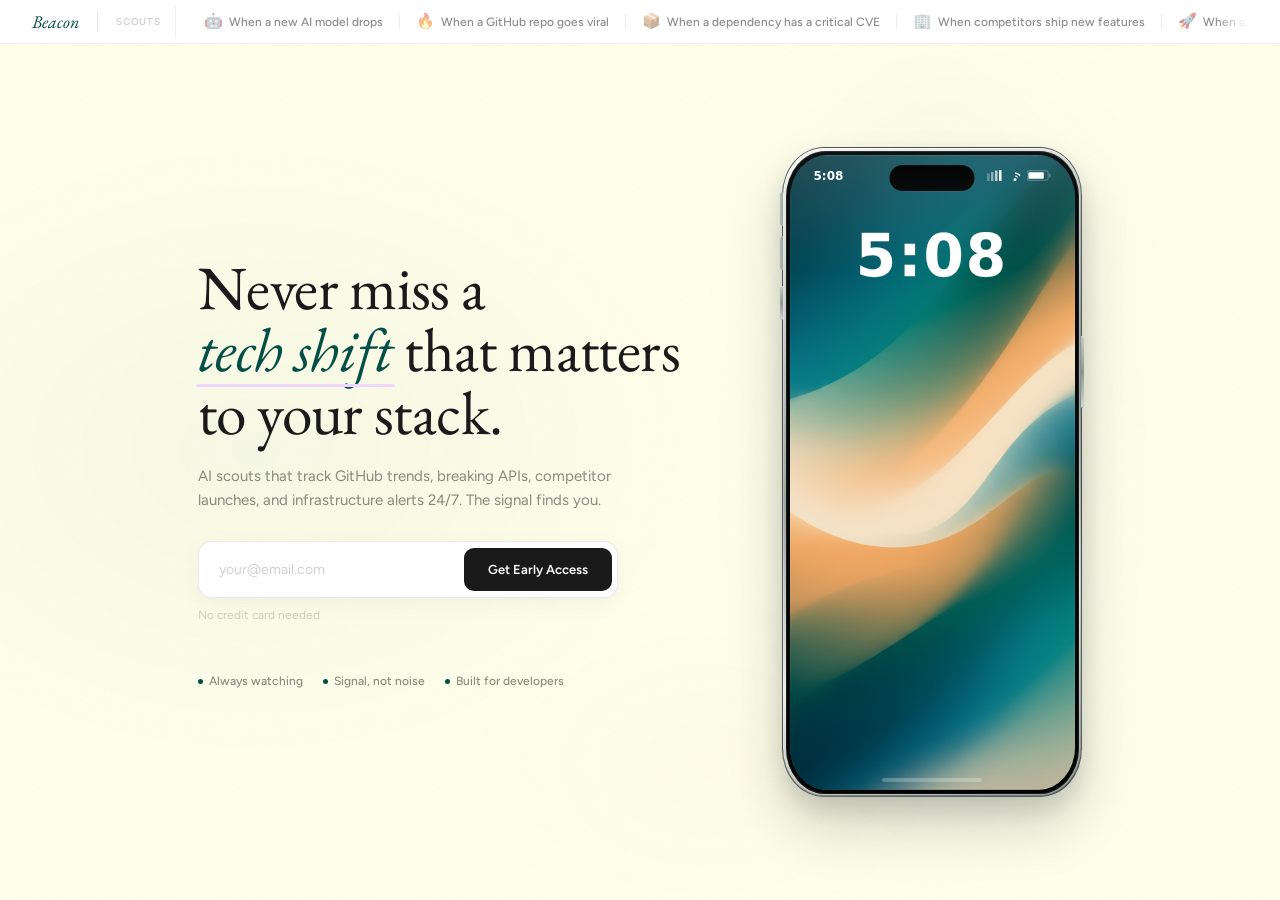
<file: developers.html>
<!DOCTYPE html>
<html lang="en">
<head>
<meta charset="UTF-8">
<meta name="viewport" content="width=device-width, initial-scale=1.0">
<title>Beacon for Developers — Never miss a tech shift that matters</title>
<meta name="description" content="AI scouts for developers. Track GitHub trends, new frameworks, breaking APIs, competitor launches, and infrastructure alerts — all in real-time.">
<link rel="canonical" href="https://www.mybeacons.app/developers">
<meta property="og:type" content="website">
<meta property="og:site_name" content="Beacon">
<meta property="og:url" content="https://www.mybeacons.app/developers">
<meta property="og:title" content="Beacon for Developers — Never miss a tech shift that matters">
<meta property="og:description" content="AI scouts for developers. Track GitHub trends, new frameworks, breaking APIs, competitor launches, and infrastructure alerts — all in real-time.">
<meta property="og:image" content="https://www.mybeacons.app/beacon-og.jpg">
<meta property="og:image:width" content="4096">
<meta property="og:image:height" content="2164">
<meta property="og:image:alt" content="Beacon preview showing the app brand, hero message, and iPhone notification examples.">
<meta name="twitter:card" content="summary_large_image">
<meta name="twitter:title" content="Beacon for Developers — Never miss a tech shift that matters">
<meta name="twitter:description" content="AI scouts for developers. Track GitHub trends, new frameworks, breaking APIs, competitor launches, and infrastructure alerts — all in real-time.">
<meta name="twitter:image" content="https://www.mybeacons.app/beacon-og.jpg">
<meta name="twitter:image:alt" content="Beacon preview showing the app brand, hero message, and iPhone notification examples.">
<link rel="preconnect" href="https://fonts.googleapis.com">
<link rel="preconnect" href="https://fonts.gstatic.com" crossorigin>
<link href="https://fonts.googleapis.com/css2?family=Figtree:wght@400;500;600&family=EB+Garamond:ital,wght@0,400;1,400&display=swap" rel="stylesheet">
<style>
  *, *::before, *::after { margin: 0; padding: 0; box-sizing: border-box; }

  :root {
    --bg: #FFFFEB;
    --text: #1A1A1A;
    --text-50: rgba(26,26,26,0.5);
    --text-20: rgba(26,26,26,0.2);
    --text-70: rgba(26,26,26,0.7);
    --accent: #034f46;
    --accent-light: #067a6e;
    --accent-soft: rgba(3,79,70,0.06);
    --purple: #F0D7FF;
    --orange: #FFA946;
    --focus: #4D65FF;
    --border: rgba(0,0,0,0.06);
    --font-display: 'Figtree', -apple-system, sans-serif;
    --font-serif: 'EB Garamond', Georgia, serif;
    --font-body: 'Figtree', -apple-system, sans-serif;
    --font-ios: -apple-system, 'SF Pro Display', system-ui, sans-serif;
    --ease: cubic-bezier(0.16, 1, 0.3, 1);
    --ease-smooth: cubic-bezier(0.22, 1, 0.36, 1);
  }

  html, body {
    height: 100%; overflow: hidden;
    background: #FFFFEB; color: var(--text);
    font-family: var(--font-body);
    -webkit-font-smoothing: antialiased;
  }

  :focus-visible { outline: 0.125rem solid var(--focus); outline-offset: 0.125rem; }

  .viewport {
    position: relative;
    width: 100%; height: 100vh; height: 100dvh;
    display: grid;
    grid-template-rows: auto 1fr;
    overflow: hidden;
    opacity: 0; animation: viewIn 0.8s var(--ease) 0.1s forwards;
  }
  @keyframes viewIn { to { opacity: 1; } }

  /* ═══ CURSOR GLOW ═══ */
  .cursor-glow {
    position: fixed; width: 500px; height: 500px;
    border-radius: 50%; pointer-events: none; z-index: 0;
    background: radial-gradient(circle, rgba(3,79,70,0.035) 0%, transparent 70%);
    transform: translate(-50%, -50%);
    transition: opacity 0.4s;
    opacity: 0;
  }
  .cursor-glow.active { opacity: 1; }

  /* ═══ BACKGROUND ═══ */
  .bg-mesh {
    position: absolute; inset: 0; z-index: 0; pointer-events: none;
    background:
      radial-gradient(ellipse 50% 50% at 20% 50%, rgba(3,79,70,0.035) 0%, transparent 70%),
      radial-gradient(ellipse 40% 50% at 75% 25%, rgba(240,215,255,0.04) 0%, transparent 60%),
      radial-gradient(ellipse 35% 35% at 55% 85%, rgba(255,169,70,0.025) 0%, transparent 55%);
  }

  .bg-grain {
    position: absolute; inset: -50%; width: 200%; height: 200%;
    z-index: 1; pointer-events: none; opacity: 0.04;
    background-image: url("data:image/svg+xml,%3Csvg viewBox='0 0 512 512' xmlns='http://www.w3.org/2000/svg'%3E%3Cfilter id='n'%3E%3CfeTurbulence type='fractalNoise' baseFrequency='0.75' numOctaves='4' stitchTiles='stitch'/%3E%3C/filter%3E%3Crect width='100%25' height='100%25' filter='url(%23n)'/%3E%3C/svg%3E");
    background-size: 200px; animation: grain 6s steps(8) infinite;
  }
  @keyframes grain {
    0%,100%{transform:translate(0,0)}25%{transform:translate(-10%,5%)}50%{transform:translate(5%,-10%)}75%{transform:translate(-5%,10%)}
  }

  @keyframes fadeDown { from { opacity:0; transform:translateY(-8px); } to { opacity:1; transform:none; } }




  /* ═══ HERO ═══ */
  .hero {
    position: relative; z-index: 10;
    display: flex; align-items: center; justify-content: center;
    padding: 0 clamp(24px, 5vw, 64px);
    gap: clamp(40px, 5vw, 72px);
    max-width: 1100px; width: 100%; margin: 0 auto;
  }

  .hero-content { flex: 1; max-width: 520px; }

  /* Headline in EB Garamond (brand guide: serif for expressive headings) */
  .hero-headline {
    font-family: var(--font-serif); font-weight: 400;
    font-size: clamp(38px, 4.8vw, 64px);
    line-height: 1.02; letter-spacing: -0.01em;
    color: var(--text); margin-bottom: 20px; text-wrap: balance;
  }
  .hero-headline .word {
    display: inline-block; opacity: 0; transform: translateY(20px);
    animation: wordIn 0.5s var(--ease-smooth) forwards;
  }
  @keyframes wordIn { to { opacity:1; transform:none; } }
  .hero-headline .accent {
    font-family: var(--font-serif); font-style: italic;
    font-weight: 400; color: var(--accent);
    position: relative;
  }
  .hero-headline .accent::after {
    content: ''; position: absolute;
    bottom: 2px; left: -2px; right: -2px; height: 3px;
    background: var(--purple); border-radius: 2px;
    opacity: 0; transform: scaleX(0);
    animation: underlineIn 0.6s var(--ease) 1.2s forwards;
    transform-origin: left;
  }
  @keyframes underlineIn { to { opacity: 1; transform: scaleX(1); } }

  /* Sub copy in Figtree (brand guide: sans-serif for body) */
  .hero-sub {
    font-family: var(--font-body); font-weight: 400;
    font-size: clamp(15px, 1.1vw, 16px); line-height: 1.65;
    color: var(--text-50); max-width: 420px; margin-bottom: 28px;
    opacity: 0; animation: fadeUp 0.6s var(--ease) 0.8s forwards;
  }
  @keyframes fadeUp { from { opacity:0; transform:translateY(12px); } to { opacity:1; transform:none; } }

  /* CTA */
  .cta-wrap {
    max-width: 420px; position: relative;
    opacity: 0; animation: fadeUp 0.6s var(--ease) 1s forwards;
  }
  .cta-step { transition: all 0.5s var(--ease); }
  .cta-step.hidden { opacity:0; transform:translateY(8px); pointer-events:none; position:absolute; top:0; left:0; right:0; }
  .cta-step.visible { opacity:1; transform:none; pointer-events:auto; position:relative; }

  .cta {
    display: flex; align-items: center; background: #fff;
    border: 1px solid rgba(0,0,0,0.08); border-radius: 14px;
    padding: 5px 5px 5px 20px;
    box-shadow: 0 1px 3px rgba(0,0,0,0.03), 0 6px 24px rgba(0,0,0,0.04);
    transition: all 0.4s var(--ease-smooth);
  }
  .cta:focus-within {
    border-color: rgba(3,79,70,0.15);
    box-shadow: 0 1px 3px rgba(0,0,0,0.03), 0 12px 40px rgba(0,0,0,0.07);
    transform: translateY(-2px);
  }
  .cta input {
    flex:1; background:none; border:none; outline:none;
    font-family: var(--font-body); font-size: 14px; font-weight: 400;
    color: var(--text); padding: 14px 0; min-width: 0;
  }
  .cta input::placeholder { color: var(--text-20); }
  .cta-btn {
    flex-shrink: 0; font-family: var(--font-display);
    font-size: 13px; font-weight: 600;
    color: #fff; background: var(--text);
    border: none; border-radius: 10px; padding: 14px 24px;
    cursor: pointer; transition: all 0.3s var(--ease);
  }
  .cta-btn:hover { background: var(--accent); transform: translateY(-1px); box-shadow: 0 6px 20px rgba(3,79,70,0.2); }
  .cta-btn:disabled {
    cursor: wait; opacity: 0.8; transform: none; box-shadow: none;
  }

  .cta-hint {
    font-family: var(--font-body); font-size: 12px; font-weight: 400;
    color: var(--text-20); margin-top: 10px;
  }
  .cta-status {
    min-height: 18px; margin-top: 10px;
    font-family: var(--font-body); font-size: 12px; font-weight: 500;
    color: var(--text-20);
  }
  .cta-status.is-pending { color: var(--text-50); }
  .cta-status.is-error { color: #a43d31; }
  .cta-status.is-success { color: var(--accent); }

  /* Topic pills */
  .pills-label {
    font-family: var(--font-display); font-size: 13px; font-weight: 500;
    color: var(--text-50); margin-bottom: 14px;
  }
  .pills { display: flex; flex-wrap: wrap; gap: 8px; }
  .pill {
    font-family: var(--font-body); font-size: 13px; font-weight: 500;
    color: var(--text-50); background: rgba(255,255,255,0.8);
    border: 1px solid var(--border); border-radius: 100px;
    padding: 10px 20px; cursor: pointer; transition: all 0.3s var(--ease);
    opacity: 0; transform: translateY(10px) scale(0.95); user-select: none;
  }
  .pill.in { opacity:1; transform:none; }
  .pill:hover { border-color: rgba(3,79,70,0.2); color: var(--text); background: #fff; transform: translateY(-1px); }
  .pill.selected {
    background: var(--accent); border-color: var(--accent);
    color: #fff; box-shadow: 0 2px 12px rgba(3,79,70,0.2);
    transform: translateY(-1px) scale(1.02);
  }

  .confirm-wrap { text-align: left; }
  .confirm-number {
    font-family: var(--font-display); font-size: clamp(22px, 2.4vw, 32px);
    font-weight: 600; letter-spacing: -0.02em;
    color: var(--text); line-height: 1.2; margin-bottom: 6px;
  }
  .confirm-number .hash { color: var(--accent); font-weight: 600; }
  .confirm-text {
    font-family: var(--font-body); font-size: 14px; font-weight: 400;
    color: var(--text-50); line-height: 1.6;
  }

  /* Proof */
  .hero-proof {
    display: flex; gap: 20px; margin-top: 24px; flex-wrap: wrap;
  }
  .hero-proof-item {
    display: flex; align-items: center; gap: 6px;
    font-family: var(--font-body); font-size: 12px; font-weight: 500; color: var(--text-50);
    opacity: 0; transform: translateY(8px);
    animation: fadeUp 0.5s var(--ease) forwards;
    transition: color 0.3s var(--ease);
  }
  .hero-proof-item:nth-child(1) { animation-delay: 1.2s; }
  .hero-proof-item:nth-child(2) { animation-delay: 1.35s; }
  .hero-proof-item:nth-child(3) { animation-delay: 1.5s; }
  .hero-proof-item:hover { color: var(--text-70); }
  .hero-proof-item .pip {
    width: 5px; height: 5px; border-radius: 50%; background: var(--accent);
    animation: pipPulse 2.5s ease-in-out infinite;
  }
  .hero-proof-item:nth-child(2) .pip { animation-delay: 0.6s; }
  .hero-proof-item:nth-child(3) .pip { animation-delay: 1.2s; }
  @keyframes pipPulse {
    0%, 100% { opacity: 0.3; transform: scale(1); }
    50% { opacity: 0.7; transform: scale(1.3); }
  }

  /* ═══ PHONE ═══ */
  .phone-wrap {
    flex: 1; max-width: 300px; min-width: 250px;
    opacity: 0; animation: phoneIn 0.8s var(--ease-smooth) 0.4s forwards;
    position: relative;
    will-change: transform;
  }
  @keyframes phoneIn { from { opacity:0; transform:translateY(30px) scale(0.97); } to { opacity:1; transform:none; } }

  /* phone-float removed per user request */

  .phone-glow {
    position: absolute; inset: -20%; z-index: -1;
    background: radial-gradient(ellipse, rgba(3,79,70,0.06) 0%, transparent 65%);
    filter: blur(40px); pointer-events: none;
    animation: glowPulse 4s ease-in-out infinite;
  }
  @keyframes glowPulse {
    0%, 100% { opacity: 0.5; transform: scale(1); }
    50% { opacity: 0.9; transform: scale(1.04); }
  }

  /* deco removed per user request */

  .iphone {
    position: relative; width: 100%; aspect-ratio: 393 / 852;
    background:
      linear-gradient(160deg, #f6f7f4 0%, #cfd4d0 20%, #9da39f 47%, #ebeeea 72%, #969d99 100%);
    border: 1px solid rgba(12, 19, 18, 0.62);
    border-radius: min(48px, 14%); padding: 2.5px;
    box-shadow:
      inset 0 1px 0 rgba(255,255,255,0.78),
      inset 0 -1px 0 rgba(56,67,64,0.42),
      inset 1px 0 0 rgba(255,255,255,0.22),
      inset -1px 0 0 rgba(58,69,66,0.22),
      0 30px 55px rgba(18,27,25,0.18),
      0 12px 26px rgba(18,27,25,0.12);
    overflow: visible;
    isolation: isolate;
    transition: box-shadow 0.4s var(--ease);
  }
  .phone-wrap:hover .iphone {
    box-shadow:
      inset 0 1px 0 rgba(255,255,255,0.82),
      inset 0 -1px 0 rgba(56,67,64,0.46),
      inset 1px 0 0 rgba(255,255,255,0.24),
      inset -1px 0 0 rgba(58,69,66,0.24),
      0 34px 64px rgba(18,27,25,0.22),
      0 16px 34px rgba(18,27,25,0.14);
  }
  .iphone::before,
  .iphone::after {
    content: '';
    position: absolute;
    pointer-events: none;
    background: linear-gradient(180deg, #c5cbc6 0%, #8d9490 50%, #d2d7d3 100%);
    box-shadow:
      inset 0 0.5px 0 rgba(255,255,255,0.4),
      inset 0 -0.5px 0 rgba(46,55,53,0.4);
    opacity: 0.95;
  }
  .iphone::before {
    left: -3px; top: 138px;
    width: 3px; height: 34px;
    border-radius: 3px 0 0 3px;
    box-shadow:
      0 -50px 0 0 rgba(169,176,171,0.95),
      0 -94px 0 0 rgba(169,176,171,0.95),
      inset 0 0.5px 0 rgba(255,255,255,0.4),
      inset 0 -0.5px 0 rgba(46,55,53,0.4);
  }
  .iphone::after {
    right: -3px; top: 188px;
    width: 3px; height: 72px;
    border-radius: 0 3px 3px 0;
  }
  .iphone-inner {
    position: relative;
    width: 100%; height: 100%;
    background: linear-gradient(180deg, #0d1111 0%, #040606 100%);
    border-radius: min(46px, 13.5%);
    padding: 4px; overflow: hidden;
    box-shadow:
      inset 0 0 0 1px rgba(255,255,255,0.04),
      inset 0 1px 0 rgba(255,255,255,0.06),
      inset 0 -2px 6px rgba(0,0,0,0.55);
  }
  .iphone-inner::before {
    content: '';
    position: absolute; inset: 0;
    border-radius: inherit;
    pointer-events: none;
    box-shadow:
      inset 0 0 0 1px rgba(255,255,255,0.05),
      inset 0 10px 18px rgba(255,255,255,0.015),
      inset 0 -14px 18px rgba(0,0,0,0.28);
  }
  .iphone-screen {
    position: relative; width: 100%; height: 100%;
    background: #081110;
    border-radius: min(43px, 13%); overflow: hidden;
    box-shadow:
      inset 0 0 0 1px rgba(255,255,255,0.04),
      inset 0 22px 34px rgba(255,255,255,0.04),
      inset 0 -22px 40px rgba(0,0,0,0.18);
  }
  .iphone-screen::before,
  .iphone-screen::after {
    content: '';
    position: absolute; inset: 0;
    pointer-events: none;
    z-index: 2;
  }
  .iphone-screen::before {
    background: linear-gradient(180deg, rgba(255,255,255,0.14) 0%, rgba(255,255,255,0) 18%, rgba(255,255,255,0) 74%, rgba(0,0,0,0.12) 100%);
  }
  .iphone-screen::after {
    box-shadow:
      inset 0 0 0 0.5px rgba(255,255,255,0.08),
      inset 0 1px 0 rgba(255,255,255,0.08),
      inset 0 -1px 0 rgba(0,0,0,0.15);
  }

  .dynamic-island {
    position: absolute; top: 10px; left: 50%; transform: translateX(-50%);
    width: 85px; height: 26px;
    background: linear-gradient(180deg, #030404 0%, #0a0c0c 100%);
    border-radius: 20px; z-index: 30;
    box-shadow:
      inset 0 0.5px 0 rgba(255,255,255,0.05),
      0 1px 0 rgba(255,255,255,0.04);
  }

  /* Wallpaper */
  .ios-wall-fallback {
    position: absolute; inset: 0;
    background: linear-gradient(170deg, #0a2a28 0%, #0f3d3a 30%, #155852 60%, #1a6b64 100%);
  }
  .ios-wall {
    position: absolute; inset: 0;
    background: url('ios-wallpaper-v2.png') center/cover no-repeat;
  }

  /* Status bar */
  .sb {
    position: relative; z-index: 20;
    display: flex; justify-content: space-between; align-items: center;
    padding: 14px 24px 0;
    font-family: var(--font-ios); font-size: 12px; font-weight: 600; color: #fff;
  }
  .sb-right { display: flex; gap: 5px; align-items: center; }

  /* iOS Time + Date + Weather */
  .ios-time {
    position: relative; z-index: 10; text-align: center;
    padding-top: 44px;
    font-family: var(--font-ios); font-size: 58px; font-weight: 800;
    color: #fff; letter-spacing: 2px; line-height: 1;
    -webkit-text-stroke: 0.3px rgba(255,255,255,0.8);
  }
  .ios-date {
    font-family: var(--font-ios); font-size: 13px; font-weight: 500;
    color: rgba(255,255,255,0.65); text-align: center;
    margin-top: 4px; letter-spacing: 0.3px;
  }
  .ios-weather {
    text-align: center; margin-top: 8px;
    font-family: var(--font-ios); font-size: 13px; font-weight: 500;
    color: rgba(255,255,255,0.55);
    opacity: 0; transition: opacity 0.6s var(--ease-smooth);
  }
  .ios-weather.show { opacity: 1; }
  .ios-weather-icon { font-size: 15px; vertical-align: middle; margin-right: 2px; }

  /* Notifications */
  .notif-stack {
    position: absolute; bottom: 32px; left: 8px; right: 8px;
    z-index: 10; display: flex; flex-direction: column-reverse; gap: 6px;
  }

  .notif {
    position: relative;
    background: rgba(40,40,40,0.55);
    backdrop-filter: blur(50px) saturate(180%);
    -webkit-backdrop-filter: blur(50px) saturate(180%);
    border: 0.5px solid rgba(255,255,255,0.1);
    border-radius: 16px; padding: 10px 12px;
    box-shadow: 0 2px 8px rgba(0,0,0,0.15), inset 0 0.5px 0 rgba(255,255,255,0.06);
    will-change: transform, opacity;
    transform-origin: center bottom;
    --notif-offset: 0px;
    --notif-scale: 1;
    --notif-opacity: 1;
    transform: translate3d(0, 12px, 0) scale(0.985);
    opacity: 0;
    transition: opacity 0.46s cubic-bezier(0.25, 1, 0.5, 1), transform 0.46s cubic-bezier(0.25, 1, 0.5, 1);
  }
  .notif.show {
    opacity: var(--notif-opacity);
    transform: translate3d(0, var(--notif-offset), 0) scale(var(--notif-scale));
  }
  .notif.depth-0 { --notif-offset: 0px; --notif-scale: 1; --notif-opacity: 1; z-index: 3; }
  .notif.depth-1 { --notif-offset: -8px; --notif-scale: 0.986; --notif-opacity: 0.92; z-index: 2; }
  .notif.depth-2 { --notif-offset: -14px; --notif-scale: 0.97; --notif-opacity: 0.78; z-index: 1; }
  .notif.is-exiting {
    opacity: 0;
    pointer-events: none;
    transform: translate3d(0, -24px, 0) scale(0.94);
  }

  .notif::before {
    content: ''; position: absolute; inset: 0; border-radius: 16px;
    background: linear-gradient(135deg, rgba(255,255,255,0.06) 0%, transparent 50%);
    pointer-events: none;
  }

  .notif-row { display: flex; align-items: center; gap: 8px; margin-bottom: 2px; }

  .notif-app-icon {
    width: 22px; height: 22px; border-radius: 6px;
    display: flex; align-items: center; justify-content: center;
    font-family: var(--font-serif); font-size: 15px; font-weight: 600;
    font-style: italic; flex-shrink: 0;
    background: #fff; color: var(--accent);
    box-shadow: 0 1px 3px rgba(0,0,0,0.2);
  }

  .notif-app-name {
    font-family: var(--font-ios); font-size: 11px; font-weight: 500;
    color: rgba(255,255,255,0.45); flex: 1;
  }
  .notif-time-label {
    font-family: var(--font-ios); font-size: 11px; font-weight: 400;
    color: rgba(255,255,255,0.3);
  }
  .notif-title {
    font-family: var(--font-ios); font-size: 13px; font-weight: 600;
    color: rgba(255,255,255,0.95); line-height: 1.25; margin-bottom: 1px;
    white-space: nowrap; overflow: hidden; text-overflow: ellipsis;
  }
  .notif-body {
    font-family: var(--font-ios); font-size: 12px; font-weight: 400;
    color: rgba(255,255,255,0.5); line-height: 1.35;
    white-space: nowrap; overflow: hidden; text-overflow: ellipsis;
  }

  @media (prefers-reduced-motion: reduce) {
    .notif {
      transition: none;
      transform: none;
    }
    .notif.show,
    .notif.is-exiting {
      transform: none;
    }
  }

  .home-indicator {
    position: absolute; bottom: 8px; left: 50%; transform: translateX(-50%);
    width: 100px; height: 4px; border-radius: 2px;
    background: rgba(255,255,255,0.25); z-index: 20;
  }

  /* ═══ SCOUT CAROUSEL (bottom) ═══ */
  .scout-strip {
    position: relative; z-index: 10;
    background: #fff;
    border-bottom: 1px solid var(--border);
    overflow: hidden;
    opacity: 0; animation: fadeDown 0.6s var(--ease) 0.2s forwards;
  }

  .scout-strip-inner {
    display: flex; align-items: center;
    padding: 0 clamp(16px, 3vw, 32px); gap: 0;
    max-width: 1340px; margin: 0 auto;
  }
  .scout-strip-logo {
    font-family: var(--font-serif); font-size: 18px; font-weight: 400;
    font-style: italic; color: var(--accent);
    white-space: nowrap; flex-shrink: 0;
    padding: 10px 0;
  }
  .scout-strip-sep {
    width: 1px; height: 20px; background: rgba(0,0,0,0.1); flex-shrink: 0;
    margin: 0 18px;
  }
  .scout-strip-label {
    font-family: var(--font-display); font-size: 10px; font-weight: 600;
    color: var(--text-20); letter-spacing: 0.08em; text-transform: uppercase;
    white-space: nowrap; flex-shrink: 0;
    padding: 10px 14px 10px 0;
    border-right: 1px solid var(--border);
  }
  .scout-carousel-wrap {
    flex: 1; overflow: hidden; position: relative;
    mask-image: linear-gradient(90deg, transparent, black 32px, black calc(100% - 32px), transparent);
    -webkit-mask-image: linear-gradient(90deg, transparent, black 32px, black calc(100% - 32px), transparent);
  }
  .scout-carousel {
    display: flex; align-items: center; width: max-content;
    animation: scoutScroll 70s linear infinite;
    padding: 0 12px;
  }
  .scout-carousel:hover { animation-play-state: paused; }
  @keyframes scoutScroll { to { transform: translateX(-50%); } }

  .scout-item {
    display: flex; align-items: center; gap: 6px;
    font-family: var(--font-body); font-size: 12px; font-weight: 500;
    color: var(--text-50); white-space: nowrap;
    padding: 10px 16px;
    transition: color 0.3s var(--ease);
    cursor: default;
  }
  .scout-item:hover { color: var(--accent); }
  .scout-emoji { font-size: 15px; line-height: 1; }
  .scout-sep {
    width: 1px; height: 14px; background: rgba(0,0,0,0.08); flex-shrink: 0;
  }

  /* ═══ RESPONSIVE ═══ */
  @media (max-width: 960px) {
    html, body { height: auto; min-height: 0; overflow-x: hidden; overflow-y: auto; margin: 0; padding: 0; -webkit-overflow-scrolling: touch; }
    .viewport {
      height: auto; min-height: 0; overflow-x: clip; overflow-y: visible;
      display: flex; flex-direction: column;
      margin: 0; padding: 0;
    }
    .hero {
      flex-direction: column; padding: 0 24px;
      text-align: center; justify-content: flex-start;
      gap: 0; margin: 0;
    }
    .hero-content {
      max-width: 480px; order: 1; flex: none; margin: 0 auto;
      min-height: calc(100dvh - 50px);
      display: flex; flex-direction: column; justify-content: center;
      padding: 32px 0 0;
    }
    .hero-headline {
      font-size: clamp(36px, 8vw, 52px);
      text-align: center; margin-left: auto; margin-right: auto;
    }
    .hero-sub { text-align: center; max-width: 100%; margin-left: auto; margin-right: auto; }
    .cta-wrap { max-width: 90vw; width: 100%; margin: 0 auto; }
    .hero-proof { justify-content: center; margin-top: 16px; }
    .phone-wrap {
      order: 2; width: 75vw; max-width: 380px; min-width: 300px;
      flex: none; padding: 0;
      margin: -60px auto 0 auto;
      will-change: auto; /* disable compositing layer on mobile */
    }
    .phone-glow { display: none; }
    .phone-wrap { will-change: auto; }

    /* Kill GPU-heavy effects on mobile for smooth scrolling */
    .bg-grain { display: none; }
    .bg-mesh { display: none; }
    .cursor-glow { display: none; }
    .notif {
      backdrop-filter: none; -webkit-backdrop-filter: none;
      background: rgba(30,30,30,0.85);
      will-change: auto;
    }
    .pip { animation: none; opacity: 0.5; }
  }
  @media (max-width: 640px) {
    .hero-content { padding: 20px 0 0; }
    .hero { padding: 0 24px; }
    .hero-sub { margin-bottom: 20px; }
    .hero-headline { font-size: clamp(32px, 9vw, 44px); }
    .hero-proof { gap: 12px; }
    .scout-strip-label { display: none; }
    .phone-wrap { width: 80vw; max-width: 360px; min-width: 280px; margin: -48px auto 0 auto; }
    .cta {
      flex-direction: column; gap: 0; padding: 0;
      background: none; border: none; box-shadow: none;
    }
    .cta:focus-within { transform: none; box-shadow: none; }
    .cta input {
      width: 100%; font-size: 15px; padding: 14px 16px;
      background: rgba(255,255,255,0.6); border: 1px solid var(--border);
      border-radius: 12px; margin-bottom: 10px;
    }
    .cta-btn {
      width: 100%; padding: 16px; border-radius: 12px;
      font-size: 14px; text-align: center;
    }
    /* Keep phone internals left-aligned like real iOS */
    .iphone-screen { text-align: left; }
    .notif-stack { bottom: 28px; left: 8px; right: 8px; gap: 6px; }
    .notif { border-radius: 16px; padding: 10px 12px; }
    .notif-row { text-align: left; }
    .notif-title { font-size: 13px; text-align: left; }
    .notif-body { font-size: 12px; text-align: left; }
    .notif-app-icon { width: 22px; height: 22px; font-size: 15px; border-radius: 6px; }
    .notif-app-name { font-size: 11px; text-align: left; }
    .notif-time-label { font-size: 11px; }

    /* Mobile: skip pills, go straight to clean confirm */
    #step-topics { display: none !important; }

    /* Mobile confirm overlay */
    .mobile-confirm-overlay {
      position: fixed; inset: 0; z-index: 200;
      background: var(--bg);
      display: flex; flex-direction: column;
      align-items: center; justify-content: center;
      padding: 40px 32px; text-align: center;
      opacity: 0; transform: scale(0.98);
      animation: overlayIn 0.6s cubic-bezier(0.25, 1, 0.5, 1) forwards;
    }
    @keyframes overlayIn {
      to { opacity: 1; transform: scale(1); }
    }
    .mobile-confirm-overlay .confirm-check {
      width: 56px; height: 56px; border-radius: 50%;
      background: var(--accent); color: #fff;
      display: flex; align-items: center; justify-content: center;
      font-size: 28px; margin-bottom: 24px;
      opacity: 0; transform: scale(0.5);
      animation: checkPop 0.5s cubic-bezier(0.25, 1, 0.5, 1) 0.3s forwards;
    }
    @keyframes checkPop { to { opacity: 1; transform: scale(1); } }
    .mobile-confirm-overlay .confirm-number {
      font-size: 28px; margin-bottom: 8px;
    }
    .mobile-confirm-overlay .confirm-text {
      font-size: 15px; max-width: 280px; line-height: 1.6;
    }
  }
</style>
</head>
<body>
<div class="cursor-glow" id="cursor-glow"></div>
<div class="viewport">
  <div class="bg-mesh"></div>
  <div class="bg-grain"></div>

  <!-- Scout Carousel (top) -->
  <div class="scout-strip">
    <div class="scout-strip-inner">
      <span class="scout-strip-logo">Beacon</span>
      <span class="scout-strip-sep"></span>
      <span class="scout-strip-label">Scouts</span>
      <div class="scout-carousel-wrap">
        <div class="scout-carousel" id="scout-carousel"></div>
      </div>
    </div>
  </div>

  <!-- Hero -->
  <main class="hero">
    <div class="hero-content">
      <h1 class="hero-headline" id="headline"></h1>
      <p class="hero-sub">AI scouts that track GitHub trends, breaking APIs, competitor launches, and infrastructure alerts 24/7. The signal finds you.</p>
      <div class="cta-wrap" id="cta">
        <div class="cta-step visible" id="step-email">
          <form class="cta" onsubmit="handleSubmit(event)">
            <input type="email" name="email" placeholder="your@email.com" required autocomplete="email" />
            <button type="submit" class="cta-btn">Get Early Access</button>
          </form>
          <div class="cta-hint">No credit card needed</div>
          <div class="cta-status" id="cta-status" role="status" aria-live="polite"></div>
        </div>
        <div class="cta-step hidden" id="step-topics">
          <div class="pills-label">What do you want your first scout to track?</div>
          <div class="pills">
            <span class="pill" data-topic="ai">AI model launches</span>
            <span class="pill" data-topic="github">GitHub trending repos</span>
            <span class="pill" data-topic="api">Breaking API changes</span>
            <span class="pill" data-topic="comp">Competitor releases</span>
            <span class="pill" data-topic="security">Security vulnerabilities</span>
            <span class="pill" data-topic="framework">Framework updates</span>
            <span class="pill" data-topic="infra">Infrastructure alerts</span>
            <span class="pill" data-topic="unsure" style="border-style:dashed">Not sure yet, surprise me</span>
          </div>
        </div>
        <div class="cta-step hidden" id="step-confirm">
          <div class="confirm-wrap">
            <div class="confirm-number">You're on the list!</div>
            <div class="confirm-text">We'll send you the app link very soon.</div>
          </div>
        </div>
      </div>
      <div class="hero-proof">
        <div class="hero-proof-item"><span class="pip"></span>Always watching</div>
        <div class="hero-proof-item"><span class="pip"></span>Signal, not noise</div>
        <div class="hero-proof-item"><span class="pip"></span>Built for developers</div>
      </div>
    </div>

    <!-- iPhone -->
    <div class="phone-wrap" id="phone-wrap">
      <div class="phone-glow"></div>
      <div class="iphone">
        <div class="iphone-inner">
          <div class="iphone-screen">
            <div class="ios-wall-fallback"></div>
            <div class="ios-wall"></div>
            <div class="dynamic-island"></div>
            <div class="sb">
              <span id="sb-time">9:41</span>
              <div class="sb-right">
                <svg width="16" height="11" viewBox="0 0 16 11" fill="#fff"><rect x="0" y="3.5" width="2.5" height="7.5" rx="0.5" opacity="0.3"/><rect x="4" y="2" width="2.5" height="9" rx="0.5" opacity="0.5"/><rect x="8" y="0.5" width="2.5" height="10.5" rx="0.5" opacity="0.7"/><rect x="12" y="0" width="2.5" height="11" rx="0.5"/></svg>
                <svg width="14" height="11" viewBox="0 0 15 11" fill="none" stroke="#fff" stroke-width="1.2"><path d="M7.5 6C8.6 6 9.6 6.6 10.3 7.5"/><path d="M7.5 3C9.8 3 11.8 4.2 13 6"/><circle cx="7.5" cy="10" r="1" fill="#fff"/></svg>
                <svg width="24" height="11" viewBox="0 0 25 11" fill="none"><rect x="0" y="0.5" width="22" height="10" rx="2" stroke="#fff" stroke-opacity="0.3"/><rect x="23" y="3.5" width="1.5" height="4" rx="0.5" fill="#fff" opacity="0.3"/><rect x="1.5" y="2" width="16" height="7" rx="1" fill="#fff"/></svg>
              </div>
            </div>
            <div class="ios-time" id="ios-time">9:41</div>
            <div class="ios-date" id="ios-date">Thursday, March 13</div>
            <div class="ios-weather" id="ios-weather"></div>
            <div class="notif-stack" id="notif-stack"></div>
            <div class="home-indicator"></div>
          </div>
        </div>
      </div>
    </div>
  </main>


</div>

<script>
// ═══ HEADLINE ═══
(function() {
  var el = document.getElementById('headline');
  var words = [
    { t: 'Never' }, { t: 'miss' }, { t: 'a' },
    { t: 'tech shift', cls: 'accent' },
    { t: 'that' }, { t: 'matters' }, { t: 'to' },
    { t: 'your' }, { t: 'stack.' },
  ];
  el.innerHTML = words.map(function(w, i) {
    var inner = w.cls ? '<span class="' + w.cls + '">' + w.t + '</span>' : w.t;
    return '<span class="word" style="animation-delay:' + (0.3 + i * 0.07) + 's">' + inner + '</span>';
  }).join(' ');
})();

// ═══ iOS TIME (uses visitor's timezone automatically) ═══
(function() {
  function update() {
    var now = new Date();
    var h = now.getHours() % 12 || 12;
    var m = now.getMinutes().toString().padStart(2, '0');
    var t = h + ':' + m;
    document.getElementById('ios-time').textContent = t;
    document.getElementById('sb-time').textContent = t;
    var days = ['Sunday','Monday','Tuesday','Wednesday','Thursday','Friday','Saturday'];
    var months = ['January','February','March','April','May','June','July','August','September','October','November','December'];
    document.getElementById('ios-date').textContent = days[now.getDay()] + ', ' + months[now.getMonth()] + ' ' + now.getDate();
  }
  update();
  setInterval(update, 30000);
})();

// ═══ WEATHER (IP geolocation + Open-Meteo, zero API keys) ═══
(function() {
  var weatherEl = document.getElementById('ios-weather');
  var codes = {
    0: '☀️', 1: '🌤️', 2: '⛅', 3: '☁️',
    45: '🌫️', 48: '🌫️',
    51: '🌦️', 53: '🌦️', 55: '🌧️',
    61: '🌦️', 63: '🌧️', 65: '🌧️',
    71: '🌨️', 73: '🌨️', 75: '🌨️',
    80: '🌦️', 81: '🌧️', 82: '🌧️',
    95: '⛈️', 96: '⛈️', 99: '⛈️'
  };

  var tz = Intl.DateTimeFormat().resolvedOptions().timeZone || '';
  var city = tz.split('/').pop().replace(/_/g, ' ');

  function showWeather(lat, lon, cityName) {
    fetch('https://api.open-meteo.com/v1/forecast?latitude=' + lat + '&longitude=' + lon + '&current_weather=true')
      .then(function(r) { return r.json(); })
      .then(function(data) {
        var w = data.current_weather;
        if (!w) return;
        var icon = codes[w.weathercode] || '☀️';
        var tempC = Math.round(w.temperature);
        var isUS = tz.indexOf('America') === 0;
        var temp = isUS ? Math.round(tempC * 9 / 5 + 32) + '°' : tempC + '°';
        weatherEl.innerHTML = '<span class="ios-weather-icon">' + icon + '</span> ' + temp + '  ' + cityName;
        weatherEl.classList.add('show');
      })
      .catch(function() {});
  }

  // GeoJS (primary, no rate limits) with ipapi fallback
  fetch('https://get.geojs.io/v1/ip/geo.json')
    .then(function(r) { return r.json(); })
    .then(function(geo) {
      if (geo.latitude && geo.longitude) {
        showWeather(geo.latitude, geo.longitude, geo.city || city);
      } else { throw new Error('no coords'); }
    })
    .catch(function() {
      fetch('https://ipapi.co/json/')
        .then(function(r) { return r.json(); })
        .then(function(geo) {
          if (geo.latitude && geo.longitude) {
            showWeather(geo.latitude, geo.longitude, geo.city || city);
          }
        })
        .catch(function() {});
    });
})();

// ═══ CURSOR GLOW (desktop only) ═══
(function() {
  if ('ontouchstart' in window || window.innerWidth <= 960) return;
  var glow = document.getElementById('cursor-glow');
  var active = false;
  document.addEventListener('mousemove', function(e) {
    if (!active) { glow.classList.add('active'); active = true; }
    glow.style.left = e.clientX + 'px';
    glow.style.top = e.clientY + 'px';
  });
  document.addEventListener('mouseleave', function() {
    glow.classList.remove('active'); active = false;
  });
})();

// ═══ PHONE 3D TILT (desktop only) ═══
(function() {
  if ('ontouchstart' in window || window.innerWidth <= 960) return;
  var phone = document.getElementById('phone-wrap');
  if (!phone) return;
  document.addEventListener('mousemove', function(e) {
    var dx = (e.clientX / window.innerWidth - 0.5) * 2;
    var dy = (e.clientY / window.innerHeight - 0.5) * 2;
    phone.style.transform =
      'perspective(900px) rotateY(' + (dx * 4) + 'deg) rotateX(' + (-dy * 2.5) + 'deg)';
  });
})();

// ═══ NOTIFICATIONS ═══
(function() {
  var stack = document.getElementById('notif-stack');
  var MAX_VISIBLE = 3;

  var allNotifs = [
    { scout: 'AI Scout', title: 'Claude 4.5 dropped', body: 'Major reasoning upgrade. API live now.' },
    { scout: 'GitHub Scout', title: 'llama.cpp hit 50K stars', body: 'Fastest growing repo this week. C++ inference.' },
    { scout: 'API Scout', title: 'Stripe API v2024-12 breaking change', body: 'PaymentIntent schema changed. Migration deadline Jan 15.' },
    { scout: 'Competitor Scout', title: 'Rival shipped AI autocomplete', body: 'Matches your roadmap Q2 feature. Already in prod.' },
    { scout: 'Security Scout', title: 'Critical CVE in OpenSSL 3.2', body: 'RCE vulnerability. Patch available, upgrade ASAP.' },
    { scout: 'GitHub Scout', title: 'Bun 2.0 released', body: 'Native Windows support. 3x faster than Node cold start.' },
    { scout: 'Infra Scout', title: 'Kafka cluster lag spiked to 45s', body: 'Consumer group falling behind. Check partition rebalance.' },
    { scout: 'Framework Scout', title: 'Next.js 15 dropped', body: 'Partial prerendering stable. Server Actions revamped.' },
    { scout: 'AI Scout', title: 'GPT-5 announced', body: 'Native multimodal. Rolling out to API users Thursday.' },
    { scout: 'Security Scout', title: 'npm supply chain attack detected', body: 'Malicious package impersonating lodash. 2M downloads.' },
    { scout: 'GitHub Scout', title: 'React 20 RFC published', body: 'Compiler-first architecture. Signals built-in.' },
    { scout: 'API Scout', title: 'GitHub API rate limits changed', body: 'New tier system. Free tier cut to 30 req/min.' },
    { scout: 'Competitor Scout', title: 'Competitor open-sourced their SDK', body: 'Apache 2.0 license. Already 2K stars.' },
    { scout: 'Infra Scout', title: 'AWS us-east-1 degraded', body: 'S3 latency elevated. ELB returning 503s.' },
    { scout: 'Framework Scout', title: 'Deno 3.0 ships with npm compat', body: 'Full Node.js compatibility. Zero config.' },
    { scout: 'AI Scout', title: 'Anthropic released Agent SDK', body: 'Python-first. Built-in tool use and memory.' },
    { scout: 'Security Scout', title: 'Log4j-style vuln in popular Go lib', body: 'Affects 12K repos. CVSS 9.8. Patch now.' },
    { scout: 'GitHub Scout', title: 'Your OSS project got 500 stars overnight', body: 'Featured on Hacker News front page.' },
    { scout: 'Infra Scout', title: 'Vercel edge functions 2x faster', body: 'Cold start under 5ms. Rolled out globally.' },
    { scout: 'API Scout', title: 'Twilio sunset legacy messaging API', body: 'Migration required by March 2025.' },
  ];

  var timeLabels = ['now', '1m ago', '3m ago', '8m ago', '22m ago', '1h ago'];
  var queue = allNotifs.slice();
  var visible = [];

  function updateTimes() {
    visible.forEach(function(obj, i) {
      var label = obj.el.querySelector('.notif-time-label');
      if (label) label.textContent = timeLabels[i] || timeLabels[timeLabels.length - 1];
    });
  }

  function syncNotificationDepths() {
    visible.forEach(function(obj, i) {
      obj.el.classList.remove('depth-0', 'depth-1', 'depth-2');
      obj.el.classList.add('depth-' + Math.min(i, MAX_VISIBLE - 1));
    });
  }

  function showNext() {
    if (queue.length === 0) {
      setTimeout(function() {
        visible.forEach(function(obj) {
          obj.el.classList.add('is-exiting');
          obj.el.classList.remove('show');
        });
        setTimeout(function() {
          stack.innerHTML = '';
          visible = [];
          queue = allNotifs.slice();
          setTimeout(showNext, 1000);
        }, 700);
      }, 4000);
      return;
    }

    var data = queue.shift();
    var el = document.createElement('div');
    el.className = 'notif depth-0';
    el.innerHTML =
      '<div class="notif-row">' +
        '<div class="notif-app-icon">B</div>' +
        '<div class="notif-app-name">Beacon</div>' +
        '<div class="notif-time-label">now</div>' +
      '</div>' +
      '<div class="notif-title">' + data.scout + ': ' + data.title + '</div>' +
      '<div class="notif-body">' + data.body + '</div>';

    stack.prepend(el);
    visible.unshift({ el: el, data: data });
    syncNotificationDepths();

    if (visible.length > MAX_VISIBLE) {
      var oldest = visible.pop();
      oldest.el.classList.add('is-exiting');
      oldest.el.classList.remove('show', 'depth-0', 'depth-1', 'depth-2');
      setTimeout(function() {
        if (oldest.el.parentNode) oldest.el.remove();
      }, 460);
    }

    syncNotificationDepths();
    updateTimes();

    requestAnimationFrame(function() {
      requestAnimationFrame(function() {
        el.classList.add('show');
      });
    });

    setTimeout(showNext, 2800);
  }

  setTimeout(showNext, 1600);
})();

// ═══ SCOUT CAROUSEL (emoji + thin separator) ═══
(function() {
  var scouts = [
    ['\uD83E\uDD16', 'When a new AI model drops'],
    ['\uD83D\uDD25', 'When a GitHub repo goes viral'],
    ['\uD83D\uDCE6', 'When a dependency has a critical CVE'],
    ['\uD83C\uDFE2', 'When competitors ship new features'],
    ['\uD83D\uDE80', 'When a framework hits v1.0'],
    ['\uD83D\uDCCA', 'When Kafka throughput drops 20%+'],
    ['\uD83D\uDD11', 'When an API you depend on changes'],
    ['\uD83D\uDCB0', 'When a dev tool startup raises'],
    ['\uD83D\uDCDD', 'When RFC/spec you follow gets updated'],
    ['\uD83D\uDEE1\uFE0F', 'When a zero-day exploit surfaces'],
    ['\uD83D\uDC33', 'When Docker Hub has an outage'],
    ['\u26A1', 'When your CI build times spike'],
    ['\uD83D\uDCC8', 'When Stack Overflow trends shift'],
    ['\uD83E\uDDEA', 'When a paper cites your research'],
    ['\uD83C\uDF10', 'When a CDN has a global outage'],
    ['\uD83C\uDFAF', 'When your competitor launches ads'],
  ];
  var carousel = document.getElementById('scout-carousel');
  var html = scouts.map(function(s, i) {
    var item = '<span class="scout-item"><span class="scout-emoji">' + s[0] + '</span> ' + s[1] + '</span>';
    if (i < scouts.length - 1) item += '<span class="scout-sep"></span>';
    return item;
  }).join('');
  // Double for infinite scroll
  carousel.innerHTML = html + '<span class="scout-sep"></span>' + html;
})();

// ═══ BUTTON LETTER WAVE ═══
(function() {
  var btns = document.querySelectorAll('.cta-btn, .nav-cta');
  btns.forEach(function(btn) {
    var spanEl = btn.querySelector('span');
    var target = spanEl || btn;
    var originalText = target.textContent.trim();

    btn.addEventListener('mouseenter', function() {
      var chars = originalText.split('');
      target.innerHTML = chars.map(function(c, i) {
        var ch = c === ' ' ? '&nbsp;' : c;
        return '<span style="display:inline-block;animation:letterWave 0.4s var(--ease) ' + (i * 0.02) + 's both">' + ch + '</span>';
      }).join('');
    });
    btn.addEventListener('mouseleave', function() {
      target.textContent = originalText;
    });
  });

  var style = document.createElement('style');
  style.textContent = '@keyframes letterWave{0%{transform:translateY(0)}40%{transform:translateY(-15%)}100%{transform:translateY(0)}}';
  document.head.appendChild(style);
})();

// ═══ WAITLIST FLOW ═══
var topicNotifs = {
  ai:        { title: 'Claude 4.5 just launched', body: 'Major reasoning upgrade. API live now.' },
  github:    { title: 'llama.cpp hit 50K stars', body: 'Fastest growing repo this week.' },
  api:       { title: 'Stripe API breaking change', body: 'PaymentIntent schema changed. Migrate by Jan 15.' },
  comp:      { title: 'Rival shipped AI features', body: 'Direct competitor to your core product.' },
  security:  { title: 'Critical CVE in OpenSSL', body: 'RCE vulnerability. Patch available now.' },
  framework: { title: 'Next.js 15 dropped', body: 'Partial prerendering stable. Major update.' },
  infra:     { title: 'Kafka lag spiked to 45s', body: 'Consumer group falling behind.' },
  unsure:    { title: 'Your scout found something', body: 'We picked trending dev topics for you.' },
};
var selectedTopics = [];
var pillTimer = null;
var waitlistRequestInFlight = false;

function setWaitlistStatus(message, tone) {
  var statusEl = document.getElementById('cta-status');
  if (!statusEl) return;
  statusEl.textContent = message || '';
  statusEl.className = 'cta-status' + (tone ? ' is-' + tone : '');
}

function showWaitlistSuccess() {
  var isMobile = window.innerWidth <= 640;
  if (isMobile) {
    // Immersive full-screen confirmation on mobile
    var existingOverlay = document.querySelector('.mobile-confirm-overlay');
    if (existingOverlay) existingOverlay.remove();
    var overlay = document.createElement('div');
    overlay.className = 'mobile-confirm-overlay';
    overlay.innerHTML =
      '<div class="confirm-check">✓</div>' +
      '<div class="confirm-number">You\'re on the list</div>' +
      '<div class="confirm-text">We\'ll activate your scout and ping you the moment it\'s ready.</div>';
    document.body.appendChild(overlay);
    return;
  }
  document.getElementById('step-email').classList.replace('visible', 'hidden');
  document.getElementById('step-topics').classList.replace('hidden', 'visible');
  document.querySelectorAll('#step-topics .pill').forEach(function(p, i) {
    setTimeout(function() { p.classList.add('in'); }, i * 80);
  });
}

async function readJsonResponse(response) {
  var text = await response.text();
  if (!text) return {};
  try {
    return JSON.parse(text);
  } catch (error) {
    return { message: text };
  }
}

async function handleSubmit(e) {
  e.preventDefault();
  if (waitlistRequestInFlight) return;

  var form = e.target;
  var input = form.querySelector('input[type="email"]');
  var button = form.querySelector('.cta-btn');
  var email = input.value.trim();

  if (!email) {
    setWaitlistStatus('Enter a valid email address.', 'error');
    input.focus();
    return;
  }

  waitlistRequestInFlight = true;
  button.disabled = true;
  button.dataset.originalText = button.textContent;
  button.textContent = 'Joining...';
  setWaitlistStatus('Saving your spot...', 'pending');

  var controller = typeof AbortController !== 'undefined' ? new AbortController() : null;
  var timeoutId = controller ? setTimeout(function() { controller.abort(); }, 10000) : null;

  try {
    var response = await fetch('/api/waitlist', {
      method: 'POST',
      headers: { 'Content-Type': 'application/json' },
      body: JSON.stringify({ email: email }),
      signal: controller ? controller.signal : undefined
    });
    var payload = await readJsonResponse(response);
    if (!response.ok) {
      throw new Error(payload.error || payload.message || 'Could not join the waitlist right now.');
    }
    setWaitlistStatus('', '');
    showWaitlistSuccess();
  } catch (error) {
    var message = error && error.name === 'AbortError'
      ? 'Request timed out. Please try again.'
      : (error && error.message) || 'Could not join the waitlist right now.';
    setWaitlistStatus(message, 'error');
  } finally {
    if (timeoutId) clearTimeout(timeoutId);
    waitlistRequestInFlight = false;
    button.disabled = false;
    button.textContent = button.dataset.originalText || 'Get Early Access';
    delete button.dataset.originalText;
  }
}

document.addEventListener('click', function(e) {
  if (!e.target.classList.contains('pill')) return;
  e.target.classList.toggle('selected');
  var t = e.target.dataset.topic;
  var i = selectedTopics.indexOf(t);
  if (i > -1) selectedTopics.splice(i, 1); else selectedTopics.push(t);
  if (pillTimer) clearTimeout(pillTimer);
  if (selectedTopics.length > 0) pillTimer = setTimeout(advanceToConfirm, 1200);
});

function advanceToConfirm() {
  document.getElementById('step-topics').classList.replace('visible', 'hidden');
  document.getElementById('step-confirm').classList.replace('hidden', 'visible');
  var stack = document.getElementById('notif-stack');
  stack.querySelectorAll('.notif').forEach(function(n) {
    n.classList.add('is-exiting');
    n.classList.remove('show');
  });
  var topics = selectedTopics.slice(0, 3);
  var times = ['now', '3m ago', '12m ago'];
  setTimeout(function() {
    stack.innerHTML = '';
    topics.forEach(function(topic, i) {
      var d = topicNotifs[topic];
      if (!d) return;
      var el = document.createElement('div');
      el.className = 'notif depth-' + Math.min(i, 2);
      el.innerHTML =
        '<div class="notif-row">' +
          '<div class="notif-app-icon">B</div>' +
          '<div class="notif-app-name">Beacon</div>' +
          '<div class="notif-time-label">' + times[i] + '</div>' +
        '</div>' +
        '<div class="notif-title">' + d.title + '</div>' +
        '<div class="notif-body">' + d.body + '</div>';
      stack.appendChild(el);
      setTimeout(function() { el.classList.add('show'); }, 200 + i * 400);
    });
  }, 500);
}

</script>
</body>
</html>
</file>
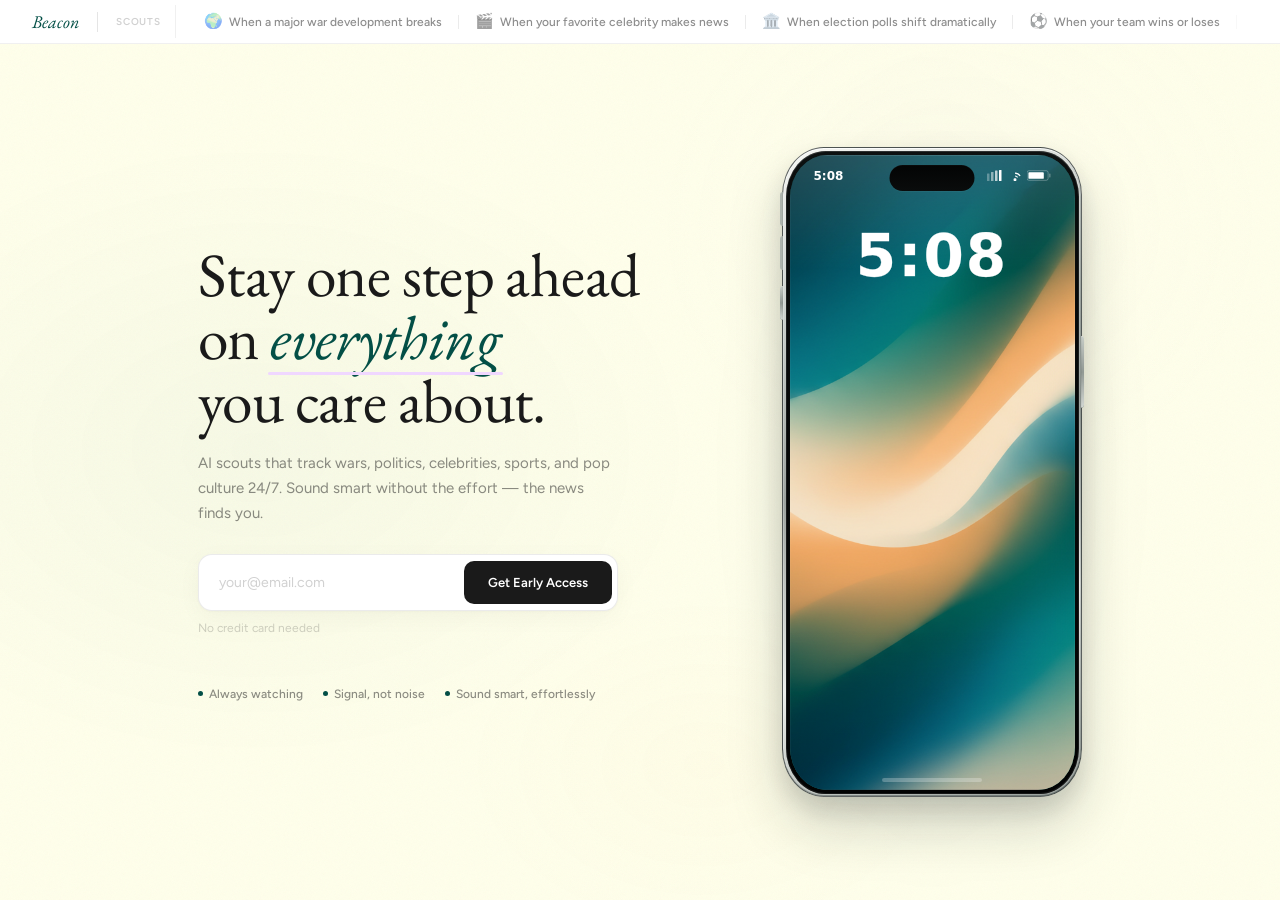
<file: everyone.html>
<!DOCTYPE html>
<html lang="en">
<head>
<meta charset="UTF-8">
<meta name="viewport" content="width=device-width, initial-scale=1.0">
<title>Beacon — Stay informed on everything that matters to you</title>
<meta name="description" content="From war updates to celebrity news, politics to pop culture — Beacon's AI scouts watch the world so you don't have to. Sound smart, stay ahead.">
<link rel="canonical" href="https://www.mybeacons.app/everyone">
<meta property="og:type" content="website">
<meta property="og:site_name" content="Beacon">
<meta property="og:url" content="https://www.mybeacons.app/everyone">
<meta property="og:title" content="Beacon — Stay informed on everything that matters to you">
<meta property="og:description" content="From war updates to celebrity news, politics to pop culture — Beacon's AI scouts watch the world so you don't have to. Sound smart, stay ahead.">
<meta property="og:image" content="https://www.mybeacons.app/beacon-og.jpg">
<meta property="og:image:width" content="4096">
<meta property="og:image:height" content="2164">
<meta property="og:image:alt" content="Beacon preview showing the app brand, hero message, and iPhone notification examples.">
<meta name="twitter:card" content="summary_large_image">
<meta name="twitter:title" content="Beacon — Stay informed on everything that matters to you">
<meta name="twitter:description" content="From war updates to celebrity news, politics to pop culture — Beacon's AI scouts watch the world so you don't have to. Sound smart, stay ahead.">
<meta name="twitter:image" content="https://www.mybeacons.app/beacon-og.jpg">
<meta name="twitter:image:alt" content="Beacon preview showing the app brand, hero message, and iPhone notification examples.">
<link rel="preconnect" href="https://fonts.googleapis.com">
<link rel="preconnect" href="https://fonts.gstatic.com" crossorigin>
<link href="https://fonts.googleapis.com/css2?family=Figtree:wght@400;500;600&family=EB+Garamond:ital,wght@0,400;1,400&display=swap" rel="stylesheet">
<style>
  *, *::before, *::after { margin: 0; padding: 0; box-sizing: border-box; }

  :root {
    --bg: #FFFFEB;
    --text: #1A1A1A;
    --text-50: rgba(26,26,26,0.5);
    --text-20: rgba(26,26,26,0.2);
    --text-70: rgba(26,26,26,0.7);
    --accent: #034f46;
    --accent-light: #067a6e;
    --accent-soft: rgba(3,79,70,0.06);
    --purple: #F0D7FF;
    --orange: #FFA946;
    --focus: #4D65FF;
    --border: rgba(0,0,0,0.06);
    --font-display: 'Figtree', -apple-system, sans-serif;
    --font-serif: 'EB Garamond', Georgia, serif;
    --font-body: 'Figtree', -apple-system, sans-serif;
    --font-ios: -apple-system, 'SF Pro Display', system-ui, sans-serif;
    --ease: cubic-bezier(0.16, 1, 0.3, 1);
    --ease-smooth: cubic-bezier(0.22, 1, 0.36, 1);
  }

  html, body {
    height: 100%; overflow: hidden;
    background: #FFFFEB; color: var(--text);
    font-family: var(--font-body);
    -webkit-font-smoothing: antialiased;
  }

  :focus-visible { outline: 0.125rem solid var(--focus); outline-offset: 0.125rem; }

  .viewport {
    position: relative;
    width: 100%; height: 100vh; height: 100dvh;
    display: grid;
    grid-template-rows: auto 1fr;
    overflow: hidden;
    opacity: 0; animation: viewIn 0.8s var(--ease) 0.1s forwards;
  }
  @keyframes viewIn { to { opacity: 1; } }

  /* ═══ CURSOR GLOW ═══ */
  .cursor-glow {
    position: fixed; width: 500px; height: 500px;
    border-radius: 50%; pointer-events: none; z-index: 0;
    background: radial-gradient(circle, rgba(3,79,70,0.035) 0%, transparent 70%);
    transform: translate(-50%, -50%);
    transition: opacity 0.4s;
    opacity: 0;
  }
  .cursor-glow.active { opacity: 1; }

  /* ═══ BACKGROUND ═══ */
  .bg-mesh {
    position: absolute; inset: 0; z-index: 0; pointer-events: none;
    background:
      radial-gradient(ellipse 50% 50% at 20% 50%, rgba(3,79,70,0.035) 0%, transparent 70%),
      radial-gradient(ellipse 40% 50% at 75% 25%, rgba(240,215,255,0.04) 0%, transparent 60%),
      radial-gradient(ellipse 35% 35% at 55% 85%, rgba(255,169,70,0.025) 0%, transparent 55%);
  }

  .bg-grain {
    position: absolute; inset: -50%; width: 200%; height: 200%;
    z-index: 1; pointer-events: none; opacity: 0.04;
    background-image: url("data:image/svg+xml,%3Csvg viewBox='0 0 512 512' xmlns='http://www.w3.org/2000/svg'%3E%3Cfilter id='n'%3E%3CfeTurbulence type='fractalNoise' baseFrequency='0.75' numOctaves='4' stitchTiles='stitch'/%3E%3C/filter%3E%3Crect width='100%25' height='100%25' filter='url(%23n)'/%3E%3C/svg%3E");
    background-size: 200px; animation: grain 6s steps(8) infinite;
  }
  @keyframes grain {
    0%,100%{transform:translate(0,0)}25%{transform:translate(-10%,5%)}50%{transform:translate(5%,-10%)}75%{transform:translate(-5%,10%)}
  }

  @keyframes fadeDown { from { opacity:0; transform:translateY(-8px); } to { opacity:1; transform:none; } }




  /* ═══ HERO ═══ */
  .hero {
    position: relative; z-index: 10;
    display: flex; align-items: center; justify-content: center;
    padding: 0 clamp(24px, 5vw, 64px);
    gap: clamp(40px, 5vw, 72px);
    max-width: 1100px; width: 100%; margin: 0 auto;
  }

  .hero-content { flex: 1; max-width: 520px; }

  /* Headline in EB Garamond (brand guide: serif for expressive headings) */
  .hero-headline {
    font-family: var(--font-serif); font-weight: 400;
    font-size: clamp(38px, 4.8vw, 64px);
    line-height: 1.02; letter-spacing: -0.01em;
    color: var(--text); margin-bottom: 20px; text-wrap: balance;
  }
  .hero-headline .word {
    display: inline-block; opacity: 0; transform: translateY(20px);
    animation: wordIn 0.5s var(--ease-smooth) forwards;
  }
  @keyframes wordIn { to { opacity:1; transform:none; } }
  .hero-headline .accent {
    font-family: var(--font-serif); font-style: italic;
    font-weight: 400; color: var(--accent);
    position: relative;
  }
  .hero-headline .accent::after {
    content: ''; position: absolute;
    bottom: 2px; left: -2px; right: -2px; height: 3px;
    background: var(--purple); border-radius: 2px;
    opacity: 0; transform: scaleX(0);
    animation: underlineIn 0.6s var(--ease) 1.2s forwards;
    transform-origin: left;
  }
  @keyframes underlineIn { to { opacity: 1; transform: scaleX(1); } }

  /* Sub copy in Figtree (brand guide: sans-serif for body) */
  .hero-sub {
    font-family: var(--font-body); font-weight: 400;
    font-size: clamp(15px, 1.1vw, 16px); line-height: 1.65;
    color: var(--text-50); max-width: 420px; margin-bottom: 28px;
    opacity: 0; animation: fadeUp 0.6s var(--ease) 0.8s forwards;
  }
  @keyframes fadeUp { from { opacity:0; transform:translateY(12px); } to { opacity:1; transform:none; } }

  /* CTA */
  .cta-wrap {
    max-width: 420px; position: relative;
    opacity: 0; animation: fadeUp 0.6s var(--ease) 1s forwards;
  }
  .cta-step { transition: all 0.5s var(--ease); }
  .cta-step.hidden { opacity:0; transform:translateY(8px); pointer-events:none; position:absolute; top:0; left:0; right:0; }
  .cta-step.visible { opacity:1; transform:none; pointer-events:auto; position:relative; }

  .cta {
    display: flex; align-items: center; background: #fff;
    border: 1px solid rgba(0,0,0,0.08); border-radius: 14px;
    padding: 5px 5px 5px 20px;
    box-shadow: 0 1px 3px rgba(0,0,0,0.03), 0 6px 24px rgba(0,0,0,0.04);
    transition: all 0.4s var(--ease-smooth);
  }
  .cta:focus-within {
    border-color: rgba(3,79,70,0.15);
    box-shadow: 0 1px 3px rgba(0,0,0,0.03), 0 12px 40px rgba(0,0,0,0.07);
    transform: translateY(-2px);
  }
  .cta input {
    flex:1; background:none; border:none; outline:none;
    font-family: var(--font-body); font-size: 14px; font-weight: 400;
    color: var(--text); padding: 14px 0; min-width: 0;
  }
  .cta input::placeholder { color: var(--text-20); }
  .cta-btn {
    flex-shrink: 0; font-family: var(--font-display);
    font-size: 13px; font-weight: 600;
    color: #fff; background: var(--text);
    border: none; border-radius: 10px; padding: 14px 24px;
    cursor: pointer; transition: all 0.3s var(--ease);
  }
  .cta-btn:hover { background: var(--accent); transform: translateY(-1px); box-shadow: 0 6px 20px rgba(3,79,70,0.2); }
  .cta-btn:disabled {
    cursor: wait; opacity: 0.8; transform: none; box-shadow: none;
  }

  .cta-hint {
    font-family: var(--font-body); font-size: 12px; font-weight: 400;
    color: var(--text-20); margin-top: 10px;
  }
  .cta-status {
    min-height: 18px; margin-top: 10px;
    font-family: var(--font-body); font-size: 12px; font-weight: 500;
    color: var(--text-20);
  }
  .cta-status.is-pending { color: var(--text-50); }
  .cta-status.is-error { color: #a43d31; }
  .cta-status.is-success { color: var(--accent); }

  /* Topic pills */
  .pills-label {
    font-family: var(--font-display); font-size: 13px; font-weight: 500;
    color: var(--text-50); margin-bottom: 14px;
  }
  .pills { display: flex; flex-wrap: wrap; gap: 8px; }
  .pill {
    font-family: var(--font-body); font-size: 13px; font-weight: 500;
    color: var(--text-50); background: rgba(255,255,255,0.8);
    border: 1px solid var(--border); border-radius: 100px;
    padding: 10px 20px; cursor: pointer; transition: all 0.3s var(--ease);
    opacity: 0; transform: translateY(10px) scale(0.95); user-select: none;
  }
  .pill.in { opacity:1; transform:none; }
  .pill:hover { border-color: rgba(3,79,70,0.2); color: var(--text); background: #fff; transform: translateY(-1px); }
  .pill.selected {
    background: var(--accent); border-color: var(--accent);
    color: #fff; box-shadow: 0 2px 12px rgba(3,79,70,0.2);
    transform: translateY(-1px) scale(1.02);
  }

  .confirm-wrap { text-align: left; }
  .confirm-number {
    font-family: var(--font-display); font-size: clamp(22px, 2.4vw, 32px);
    font-weight: 600; letter-spacing: -0.02em;
    color: var(--text); line-height: 1.2; margin-bottom: 6px;
  }
  .confirm-number .hash { color: var(--accent); font-weight: 600; }
  .confirm-text {
    font-family: var(--font-body); font-size: 14px; font-weight: 400;
    color: var(--text-50); line-height: 1.6;
  }

  /* Proof */
  .hero-proof {
    display: flex; gap: 20px; margin-top: 24px; flex-wrap: wrap;
  }
  .hero-proof-item {
    display: flex; align-items: center; gap: 6px;
    font-family: var(--font-body); font-size: 12px; font-weight: 500; color: var(--text-50);
    opacity: 0; transform: translateY(8px);
    animation: fadeUp 0.5s var(--ease) forwards;
    transition: color 0.3s var(--ease);
  }
  .hero-proof-item:nth-child(1) { animation-delay: 1.2s; }
  .hero-proof-item:nth-child(2) { animation-delay: 1.35s; }
  .hero-proof-item:nth-child(3) { animation-delay: 1.5s; }
  .hero-proof-item:hover { color: var(--text-70); }
  .hero-proof-item .pip {
    width: 5px; height: 5px; border-radius: 50%; background: var(--accent);
    animation: pipPulse 2.5s ease-in-out infinite;
  }
  .hero-proof-item:nth-child(2) .pip { animation-delay: 0.6s; }
  .hero-proof-item:nth-child(3) .pip { animation-delay: 1.2s; }
  @keyframes pipPulse {
    0%, 100% { opacity: 0.3; transform: scale(1); }
    50% { opacity: 0.7; transform: scale(1.3); }
  }

  /* ═══ PHONE ═══ */
  .phone-wrap {
    flex: 1; max-width: 300px; min-width: 250px;
    opacity: 0; animation: phoneIn 0.8s var(--ease-smooth) 0.4s forwards;
    position: relative;
    will-change: transform;
  }
  @keyframes phoneIn { from { opacity:0; transform:translateY(30px) scale(0.97); } to { opacity:1; transform:none; } }

  /* phone-float removed per user request */

  .phone-glow {
    position: absolute; inset: -20%; z-index: -1;
    background: radial-gradient(ellipse, rgba(3,79,70,0.06) 0%, transparent 65%);
    filter: blur(40px); pointer-events: none;
    animation: glowPulse 4s ease-in-out infinite;
  }
  @keyframes glowPulse {
    0%, 100% { opacity: 0.5; transform: scale(1); }
    50% { opacity: 0.9; transform: scale(1.04); }
  }

  /* deco removed per user request */

  .iphone {
    position: relative; width: 100%; aspect-ratio: 393 / 852;
    background:
      linear-gradient(160deg, #f6f7f4 0%, #cfd4d0 20%, #9da39f 47%, #ebeeea 72%, #969d99 100%);
    border: 1px solid rgba(12, 19, 18, 0.62);
    border-radius: min(48px, 14%); padding: 2.5px;
    box-shadow:
      inset 0 1px 0 rgba(255,255,255,0.78),
      inset 0 -1px 0 rgba(56,67,64,0.42),
      inset 1px 0 0 rgba(255,255,255,0.22),
      inset -1px 0 0 rgba(58,69,66,0.22),
      0 30px 55px rgba(18,27,25,0.18),
      0 12px 26px rgba(18,27,25,0.12);
    overflow: visible;
    isolation: isolate;
    transition: box-shadow 0.4s var(--ease);
  }
  .phone-wrap:hover .iphone {
    box-shadow:
      inset 0 1px 0 rgba(255,255,255,0.82),
      inset 0 -1px 0 rgba(56,67,64,0.46),
      inset 1px 0 0 rgba(255,255,255,0.24),
      inset -1px 0 0 rgba(58,69,66,0.24),
      0 34px 64px rgba(18,27,25,0.22),
      0 16px 34px rgba(18,27,25,0.14);
  }
  .iphone::before,
  .iphone::after {
    content: '';
    position: absolute;
    pointer-events: none;
    background: linear-gradient(180deg, #c5cbc6 0%, #8d9490 50%, #d2d7d3 100%);
    box-shadow:
      inset 0 0.5px 0 rgba(255,255,255,0.4),
      inset 0 -0.5px 0 rgba(46,55,53,0.4);
    opacity: 0.95;
  }
  .iphone::before {
    left: -3px; top: 138px;
    width: 3px; height: 34px;
    border-radius: 3px 0 0 3px;
    box-shadow:
      0 -50px 0 0 rgba(169,176,171,0.95),
      0 -94px 0 0 rgba(169,176,171,0.95),
      inset 0 0.5px 0 rgba(255,255,255,0.4),
      inset 0 -0.5px 0 rgba(46,55,53,0.4);
  }
  .iphone::after {
    right: -3px; top: 188px;
    width: 3px; height: 72px;
    border-radius: 0 3px 3px 0;
  }
  .iphone-inner {
    position: relative;
    width: 100%; height: 100%;
    background: linear-gradient(180deg, #0d1111 0%, #040606 100%);
    border-radius: min(46px, 13.5%);
    padding: 4px; overflow: hidden;
    box-shadow:
      inset 0 0 0 1px rgba(255,255,255,0.04),
      inset 0 1px 0 rgba(255,255,255,0.06),
      inset 0 -2px 6px rgba(0,0,0,0.55);
  }
  .iphone-inner::before {
    content: '';
    position: absolute; inset: 0;
    border-radius: inherit;
    pointer-events: none;
    box-shadow:
      inset 0 0 0 1px rgba(255,255,255,0.05),
      inset 0 10px 18px rgba(255,255,255,0.015),
      inset 0 -14px 18px rgba(0,0,0,0.28);
  }
  .iphone-screen {
    position: relative; width: 100%; height: 100%;
    background: #081110;
    border-radius: min(43px, 13%); overflow: hidden;
    box-shadow:
      inset 0 0 0 1px rgba(255,255,255,0.04),
      inset 0 22px 34px rgba(255,255,255,0.04),
      inset 0 -22px 40px rgba(0,0,0,0.18);
  }
  .iphone-screen::before,
  .iphone-screen::after {
    content: '';
    position: absolute; inset: 0;
    pointer-events: none;
    z-index: 2;
  }
  .iphone-screen::before {
    background: linear-gradient(180deg, rgba(255,255,255,0.14) 0%, rgba(255,255,255,0) 18%, rgba(255,255,255,0) 74%, rgba(0,0,0,0.12) 100%);
  }
  .iphone-screen::after {
    box-shadow:
      inset 0 0 0 0.5px rgba(255,255,255,0.08),
      inset 0 1px 0 rgba(255,255,255,0.08),
      inset 0 -1px 0 rgba(0,0,0,0.15);
  }

  .dynamic-island {
    position: absolute; top: 10px; left: 50%; transform: translateX(-50%);
    width: 85px; height: 26px;
    background: linear-gradient(180deg, #030404 0%, #0a0c0c 100%);
    border-radius: 20px; z-index: 30;
    box-shadow:
      inset 0 0.5px 0 rgba(255,255,255,0.05),
      0 1px 0 rgba(255,255,255,0.04);
  }

  /* Wallpaper */
  .ios-wall-fallback {
    position: absolute; inset: 0;
    background: linear-gradient(170deg, #0a2a28 0%, #0f3d3a 30%, #155852 60%, #1a6b64 100%);
  }
  .ios-wall {
    position: absolute; inset: 0;
    background: url('ios-wallpaper-v2.png') center/cover no-repeat;
  }

  /* Status bar */
  .sb {
    position: relative; z-index: 20;
    display: flex; justify-content: space-between; align-items: center;
    padding: 14px 24px 0;
    font-family: var(--font-ios); font-size: 12px; font-weight: 600; color: #fff;
  }
  .sb-right { display: flex; gap: 5px; align-items: center; }

  /* iOS Time + Date + Weather */
  .ios-time {
    position: relative; z-index: 10; text-align: center;
    padding-top: 44px;
    font-family: var(--font-ios); font-size: 58px; font-weight: 800;
    color: #fff; letter-spacing: 2px; line-height: 1;
    -webkit-text-stroke: 0.3px rgba(255,255,255,0.8);
  }
  .ios-date {
    font-family: var(--font-ios); font-size: 13px; font-weight: 500;
    color: rgba(255,255,255,0.65); text-align: center;
    margin-top: 4px; letter-spacing: 0.3px;
  }
  .ios-weather {
    text-align: center; margin-top: 8px;
    font-family: var(--font-ios); font-size: 13px; font-weight: 500;
    color: rgba(255,255,255,0.55);
    opacity: 0; transition: opacity 0.6s var(--ease-smooth);
  }
  .ios-weather.show { opacity: 1; }
  .ios-weather-icon { font-size: 15px; vertical-align: middle; margin-right: 2px; }

  /* Notifications */
  .notif-stack {
    position: absolute; bottom: 32px; left: 8px; right: 8px;
    z-index: 10; display: flex; flex-direction: column-reverse; gap: 6px;
  }

  .notif {
    position: relative;
    background: rgba(40,40,40,0.55);
    backdrop-filter: blur(50px) saturate(180%);
    -webkit-backdrop-filter: blur(50px) saturate(180%);
    border: 0.5px solid rgba(255,255,255,0.1);
    border-radius: 16px; padding: 10px 12px;
    box-shadow: 0 2px 8px rgba(0,0,0,0.15), inset 0 0.5px 0 rgba(255,255,255,0.06);
    will-change: transform, opacity;
    transform-origin: center bottom;
    --notif-offset: 0px;
    --notif-scale: 1;
    --notif-opacity: 1;
    transform: translate3d(0, 12px, 0) scale(0.985);
    opacity: 0;
    transition: opacity 0.46s cubic-bezier(0.25, 1, 0.5, 1), transform 0.46s cubic-bezier(0.25, 1, 0.5, 1);
  }
  .notif.show {
    opacity: var(--notif-opacity);
    transform: translate3d(0, var(--notif-offset), 0) scale(var(--notif-scale));
  }
  .notif.depth-0 { --notif-offset: 0px; --notif-scale: 1; --notif-opacity: 1; z-index: 3; }
  .notif.depth-1 { --notif-offset: -8px; --notif-scale: 0.986; --notif-opacity: 0.92; z-index: 2; }
  .notif.depth-2 { --notif-offset: -14px; --notif-scale: 0.97; --notif-opacity: 0.78; z-index: 1; }
  .notif.is-exiting {
    opacity: 0;
    pointer-events: none;
    transform: translate3d(0, -24px, 0) scale(0.94);
  }

  .notif::before {
    content: ''; position: absolute; inset: 0; border-radius: 16px;
    background: linear-gradient(135deg, rgba(255,255,255,0.06) 0%, transparent 50%);
    pointer-events: none;
  }

  .notif-row { display: flex; align-items: center; gap: 8px; margin-bottom: 2px; }

  .notif-app-icon {
    width: 22px; height: 22px; border-radius: 6px;
    display: flex; align-items: center; justify-content: center;
    font-family: var(--font-serif); font-size: 15px; font-weight: 600;
    font-style: italic; flex-shrink: 0;
    background: #fff; color: var(--accent);
    box-shadow: 0 1px 3px rgba(0,0,0,0.2);
  }

  .notif-app-name {
    font-family: var(--font-ios); font-size: 11px; font-weight: 500;
    color: rgba(255,255,255,0.45); flex: 1;
  }
  .notif-time-label {
    font-family: var(--font-ios); font-size: 11px; font-weight: 400;
    color: rgba(255,255,255,0.3);
  }
  .notif-title {
    font-family: var(--font-ios); font-size: 13px; font-weight: 600;
    color: rgba(255,255,255,0.95); line-height: 1.25; margin-bottom: 1px;
    white-space: nowrap; overflow: hidden; text-overflow: ellipsis;
  }
  .notif-body {
    font-family: var(--font-ios); font-size: 12px; font-weight: 400;
    color: rgba(255,255,255,0.5); line-height: 1.35;
    white-space: nowrap; overflow: hidden; text-overflow: ellipsis;
  }

  @media (prefers-reduced-motion: reduce) {
    .notif {
      transition: none;
      transform: none;
    }
    .notif.show,
    .notif.is-exiting {
      transform: none;
    }
  }

  .home-indicator {
    position: absolute; bottom: 8px; left: 50%; transform: translateX(-50%);
    width: 100px; height: 4px; border-radius: 2px;
    background: rgba(255,255,255,0.25); z-index: 20;
  }

  /* ═══ SCOUT CAROUSEL (bottom) ═══ */
  .scout-strip {
    position: relative; z-index: 10;
    background: #fff;
    border-bottom: 1px solid var(--border);
    overflow: hidden;
    opacity: 0; animation: fadeDown 0.6s var(--ease) 0.2s forwards;
  }

  .scout-strip-inner {
    display: flex; align-items: center;
    padding: 0 clamp(16px, 3vw, 32px); gap: 0;
    max-width: 1340px; margin: 0 auto;
  }
  .scout-strip-logo {
    font-family: var(--font-serif); font-size: 18px; font-weight: 400;
    font-style: italic; color: var(--accent);
    white-space: nowrap; flex-shrink: 0;
    padding: 10px 0;
  }
  .scout-strip-sep {
    width: 1px; height: 20px; background: rgba(0,0,0,0.1); flex-shrink: 0;
    margin: 0 18px;
  }
  .scout-strip-label {
    font-family: var(--font-display); font-size: 10px; font-weight: 600;
    color: var(--text-20); letter-spacing: 0.08em; text-transform: uppercase;
    white-space: nowrap; flex-shrink: 0;
    padding: 10px 14px 10px 0;
    border-right: 1px solid var(--border);
  }
  .scout-carousel-wrap {
    flex: 1; overflow: hidden; position: relative;
    mask-image: linear-gradient(90deg, transparent, black 32px, black calc(100% - 32px), transparent);
    -webkit-mask-image: linear-gradient(90deg, transparent, black 32px, black calc(100% - 32px), transparent);
  }
  .scout-carousel {
    display: flex; align-items: center; width: max-content;
    animation: scoutScroll 70s linear infinite;
    padding: 0 12px;
  }
  .scout-carousel:hover { animation-play-state: paused; }
  @keyframes scoutScroll { to { transform: translateX(-50%); } }

  .scout-item {
    display: flex; align-items: center; gap: 6px;
    font-family: var(--font-body); font-size: 12px; font-weight: 500;
    color: var(--text-50); white-space: nowrap;
    padding: 10px 16px;
    transition: color 0.3s var(--ease);
    cursor: default;
  }
  .scout-item:hover { color: var(--accent); }
  .scout-emoji { font-size: 15px; line-height: 1; }
  .scout-sep {
    width: 1px; height: 14px; background: rgba(0,0,0,0.08); flex-shrink: 0;
  }

  /* ═══ RESPONSIVE ═══ */
  @media (max-width: 960px) {
    html, body { height: auto; min-height: 0; overflow-x: hidden; overflow-y: auto; margin: 0; padding: 0; -webkit-overflow-scrolling: touch; }
    .viewport {
      height: auto; min-height: 0; overflow-x: clip; overflow-y: visible;
      display: flex; flex-direction: column;
      margin: 0; padding: 0;
    }
    .hero {
      flex-direction: column; padding: 0 24px;
      text-align: center; justify-content: flex-start;
      gap: 0; margin: 0;
    }
    .hero-content {
      max-width: 480px; order: 1; flex: none; margin: 0 auto;
      min-height: calc(100dvh - 50px);
      display: flex; flex-direction: column; justify-content: center;
      padding: 32px 0 0;
    }
    .hero-headline {
      font-size: clamp(36px, 8vw, 52px);
      text-align: center; margin-left: auto; margin-right: auto;
    }
    .hero-sub { text-align: center; max-width: 100%; margin-left: auto; margin-right: auto; }
    .cta-wrap { max-width: 90vw; width: 100%; margin: 0 auto; }
    .hero-proof { justify-content: center; margin-top: 16px; }
    .phone-wrap {
      order: 2; width: 75vw; max-width: 380px; min-width: 300px;
      flex: none; padding: 0;
      margin: -60px auto 0 auto;
      will-change: auto; /* disable compositing layer on mobile */
    }
    .phone-glow { display: none; }
    .phone-wrap { will-change: auto; }

    /* Kill GPU-heavy effects on mobile for smooth scrolling */
    .bg-grain { display: none; }
    .bg-mesh { display: none; }
    .cursor-glow { display: none; }
    .notif {
      backdrop-filter: none; -webkit-backdrop-filter: none;
      background: rgba(30,30,30,0.85);
      will-change: auto;
    }
    .pip { animation: none; opacity: 0.5; }
  }
  @media (max-width: 640px) {
    .hero-content { padding: 20px 0 0; }
    .hero { padding: 0 24px; }
    .hero-sub { margin-bottom: 20px; }
    .hero-headline { font-size: clamp(32px, 9vw, 44px); }
    .hero-proof { gap: 12px; }
    .scout-strip-label { display: none; }
    .phone-wrap { width: 80vw; max-width: 360px; min-width: 280px; margin: -48px auto 0 auto; }
    .cta {
      flex-direction: column; gap: 0; padding: 0;
      background: none; border: none; box-shadow: none;
    }
    .cta:focus-within { transform: none; box-shadow: none; }
    .cta input {
      width: 100%; font-size: 15px; padding: 14px 16px;
      background: rgba(255,255,255,0.6); border: 1px solid var(--border);
      border-radius: 12px; margin-bottom: 10px;
    }
    .cta-btn {
      width: 100%; padding: 16px; border-radius: 12px;
      font-size: 14px; text-align: center;
    }
    /* Keep phone internals left-aligned like real iOS */
    .iphone-screen { text-align: left; }
    .notif-stack { bottom: 28px; left: 8px; right: 8px; gap: 6px; }
    .notif { border-radius: 16px; padding: 10px 12px; }
    .notif-row { text-align: left; }
    .notif-title { font-size: 13px; text-align: left; }
    .notif-body { font-size: 12px; text-align: left; }
    .notif-app-icon { width: 22px; height: 22px; font-size: 15px; border-radius: 6px; }
    .notif-app-name { font-size: 11px; text-align: left; }
    .notif-time-label { font-size: 11px; }

    /* Mobile: skip pills, go straight to clean confirm */
    #step-topics { display: none !important; }

    /* Mobile confirm overlay */
    .mobile-confirm-overlay {
      position: fixed; inset: 0; z-index: 200;
      background: var(--bg);
      display: flex; flex-direction: column;
      align-items: center; justify-content: center;
      padding: 40px 32px; text-align: center;
      opacity: 0; transform: scale(0.98);
      animation: overlayIn 0.6s cubic-bezier(0.25, 1, 0.5, 1) forwards;
    }
    @keyframes overlayIn {
      to { opacity: 1; transform: scale(1); }
    }
    .mobile-confirm-overlay .confirm-check {
      width: 56px; height: 56px; border-radius: 50%;
      background: var(--accent); color: #fff;
      display: flex; align-items: center; justify-content: center;
      font-size: 28px; margin-bottom: 24px;
      opacity: 0; transform: scale(0.5);
      animation: checkPop 0.5s cubic-bezier(0.25, 1, 0.5, 1) 0.3s forwards;
    }
    @keyframes checkPop { to { opacity: 1; transform: scale(1); } }
    .mobile-confirm-overlay .confirm-number {
      font-size: 28px; margin-bottom: 8px;
    }
    .mobile-confirm-overlay .confirm-text {
      font-size: 15px; max-width: 280px; line-height: 1.6;
    }
  }
</style>
</head>
<body>
<div class="cursor-glow" id="cursor-glow"></div>
<div class="viewport">
  <div class="bg-mesh"></div>
  <div class="bg-grain"></div>

  <!-- Scout Carousel (top) -->
  <div class="scout-strip">
    <div class="scout-strip-inner">
      <span class="scout-strip-logo">Beacon</span>
      <span class="scout-strip-sep"></span>
      <span class="scout-strip-label">Scouts</span>
      <div class="scout-carousel-wrap">
        <div class="scout-carousel" id="scout-carousel"></div>
      </div>
    </div>
  </div>

  <!-- Hero -->
  <main class="hero">
    <div class="hero-content">
      <h1 class="hero-headline" id="headline"></h1>
      <p class="hero-sub">AI scouts that track wars, politics, celebrities, sports, and pop culture 24/7. Sound smart without the effort — the news finds you.</p>
      <div class="cta-wrap" id="cta">
        <div class="cta-step visible" id="step-email">
          <form class="cta" onsubmit="handleSubmit(event)">
            <input type="email" name="email" placeholder="your@email.com" required autocomplete="email" />
            <button type="submit" class="cta-btn">Get Early Access</button>
          </form>
          <div class="cta-hint">No credit card needed</div>
          <div class="cta-status" id="cta-status" role="status" aria-live="polite"></div>
        </div>
        <div class="cta-step hidden" id="step-topics">
          <div class="pills-label">What do you want your first scout to track?</div>
          <div class="pills">
            <span class="pill" data-topic="war">War & conflict updates</span>
            <span class="pill" data-topic="celeb">Celebrity & entertainment</span>
            <span class="pill" data-topic="politics">Political developments</span>
            <span class="pill" data-topic="sports">Sports scores & trades</span>
            <span class="pill" data-topic="health">Health & science breakthroughs</span>
            <span class="pill" data-topic="culture">Pop culture & social media</span>
            <span class="pill" data-topic="travel">Travel deals & alerts</span>
            <span class="pill" data-topic="unsure" style="border-style:dashed">Not sure yet, surprise me</span>
          </div>
        </div>
        <div class="cta-step hidden" id="step-confirm">
          <div class="confirm-wrap">
            <div class="confirm-number">You're on the list!</div>
            <div class="confirm-text">We'll send you the app link very soon.</div>
          </div>
        </div>
      </div>
      <div class="hero-proof">
        <div class="hero-proof-item"><span class="pip"></span>Always watching</div>
        <div class="hero-proof-item"><span class="pip"></span>Signal, not noise</div>
        <div class="hero-proof-item"><span class="pip"></span>Sound smart, effortlessly</div>
      </div>
    </div>

    <!-- iPhone -->
    <div class="phone-wrap" id="phone-wrap">
      <div class="phone-glow"></div>
      <div class="iphone">
        <div class="iphone-inner">
          <div class="iphone-screen">
            <div class="ios-wall-fallback"></div>
            <div class="ios-wall"></div>
            <div class="dynamic-island"></div>
            <div class="sb">
              <span id="sb-time">9:41</span>
              <div class="sb-right">
                <svg width="16" height="11" viewBox="0 0 16 11" fill="#fff"><rect x="0" y="3.5" width="2.5" height="7.5" rx="0.5" opacity="0.3"/><rect x="4" y="2" width="2.5" height="9" rx="0.5" opacity="0.5"/><rect x="8" y="0.5" width="2.5" height="10.5" rx="0.5" opacity="0.7"/><rect x="12" y="0" width="2.5" height="11" rx="0.5"/></svg>
                <svg width="14" height="11" viewBox="0 0 15 11" fill="none" stroke="#fff" stroke-width="1.2"><path d="M7.5 6C8.6 6 9.6 6.6 10.3 7.5"/><path d="M7.5 3C9.8 3 11.8 4.2 13 6"/><circle cx="7.5" cy="10" r="1" fill="#fff"/></svg>
                <svg width="24" height="11" viewBox="0 0 25 11" fill="none"><rect x="0" y="0.5" width="22" height="10" rx="2" stroke="#fff" stroke-opacity="0.3"/><rect x="23" y="3.5" width="1.5" height="4" rx="0.5" fill="#fff" opacity="0.3"/><rect x="1.5" y="2" width="16" height="7" rx="1" fill="#fff"/></svg>
              </div>
            </div>
            <div class="ios-time" id="ios-time">9:41</div>
            <div class="ios-date" id="ios-date">Thursday, March 13</div>
            <div class="ios-weather" id="ios-weather"></div>
            <div class="notif-stack" id="notif-stack"></div>
            <div class="home-indicator"></div>
          </div>
        </div>
      </div>
    </div>
  </main>


</div>

<script>
// ═══ HEADLINE ═══
(function() {
  var el = document.getElementById('headline');
  var words = [
    { t: 'Stay' }, { t: 'one' }, { t: 'step' },
    { t: 'ahead' }, { t: 'on' },
    { t: 'everything', cls: 'accent' },
    { t: 'you' }, { t: 'care' }, { t: 'about.' },
  ];
  el.innerHTML = words.map(function(w, i) {
    var inner = w.cls ? '<span class="' + w.cls + '">' + w.t + '</span>' : w.t;
    return '<span class="word" style="animation-delay:' + (0.3 + i * 0.07) + 's">' + inner + '</span>';
  }).join(' ');
})();

// ═══ iOS TIME (uses visitor's timezone automatically) ═══
(function() {
  function update() {
    var now = new Date();
    var h = now.getHours() % 12 || 12;
    var m = now.getMinutes().toString().padStart(2, '0');
    var t = h + ':' + m;
    document.getElementById('ios-time').textContent = t;
    document.getElementById('sb-time').textContent = t;
    var days = ['Sunday','Monday','Tuesday','Wednesday','Thursday','Friday','Saturday'];
    var months = ['January','February','March','April','May','June','July','August','September','October','November','December'];
    document.getElementById('ios-date').textContent = days[now.getDay()] + ', ' + months[now.getMonth()] + ' ' + now.getDate();
  }
  update();
  setInterval(update, 30000);
})();

// ═══ WEATHER (IP geolocation + Open-Meteo, zero API keys) ═══
(function() {
  var weatherEl = document.getElementById('ios-weather');
  var codes = {
    0: '☀️', 1: '🌤️', 2: '⛅', 3: '☁️',
    45: '🌫️', 48: '🌫️',
    51: '🌦️', 53: '🌦️', 55: '🌧️',
    61: '🌦️', 63: '🌧️', 65: '🌧️',
    71: '🌨️', 73: '🌨️', 75: '🌨️',
    80: '🌦️', 81: '🌧️', 82: '🌧️',
    95: '⛈️', 96: '⛈️', 99: '⛈️'
  };

  var tz = Intl.DateTimeFormat().resolvedOptions().timeZone || '';
  var city = tz.split('/').pop().replace(/_/g, ' ');

  function showWeather(lat, lon, cityName) {
    fetch('https://api.open-meteo.com/v1/forecast?latitude=' + lat + '&longitude=' + lon + '&current_weather=true')
      .then(function(r) { return r.json(); })
      .then(function(data) {
        var w = data.current_weather;
        if (!w) return;
        var icon = codes[w.weathercode] || '☀️';
        var tempC = Math.round(w.temperature);
        var isUS = tz.indexOf('America') === 0;
        var temp = isUS ? Math.round(tempC * 9 / 5 + 32) + '°' : tempC + '°';
        weatherEl.innerHTML = '<span class="ios-weather-icon">' + icon + '</span> ' + temp + '  ' + cityName;
        weatherEl.classList.add('show');
      })
      .catch(function() {});
  }

  // GeoJS (primary, no rate limits) with ipapi fallback
  fetch('https://get.geojs.io/v1/ip/geo.json')
    .then(function(r) { return r.json(); })
    .then(function(geo) {
      if (geo.latitude && geo.longitude) {
        showWeather(geo.latitude, geo.longitude, geo.city || city);
      } else { throw new Error('no coords'); }
    })
    .catch(function() {
      fetch('https://ipapi.co/json/')
        .then(function(r) { return r.json(); })
        .then(function(geo) {
          if (geo.latitude && geo.longitude) {
            showWeather(geo.latitude, geo.longitude, geo.city || city);
          }
        })
        .catch(function() {});
    });
})();

// ═══ CURSOR GLOW (desktop only) ═══
(function() {
  if ('ontouchstart' in window || window.innerWidth <= 960) return;
  var glow = document.getElementById('cursor-glow');
  var active = false;
  document.addEventListener('mousemove', function(e) {
    if (!active) { glow.classList.add('active'); active = true; }
    glow.style.left = e.clientX + 'px';
    glow.style.top = e.clientY + 'px';
  });
  document.addEventListener('mouseleave', function() {
    glow.classList.remove('active'); active = false;
  });
})();

// ═══ PHONE 3D TILT (desktop only) ═══
(function() {
  if ('ontouchstart' in window || window.innerWidth <= 960) return;
  var phone = document.getElementById('phone-wrap');
  if (!phone) return;
  document.addEventListener('mousemove', function(e) {
    var dx = (e.clientX / window.innerWidth - 0.5) * 2;
    var dy = (e.clientY / window.innerHeight - 0.5) * 2;
    phone.style.transform =
      'perspective(900px) rotateY(' + (dx * 4) + 'deg) rotateX(' + (-dy * 2.5) + 'deg)';
  });
})();

// ═══ NOTIFICATIONS ═══
(function() {
  var stack = document.getElementById('notif-stack');
  var MAX_VISIBLE = 3;

  var allNotifs = [
    { scout: 'War Scout', title: 'Major ceasefire announced in Gaza', body: 'Both sides agreed to 72-hour halt. UN mediating.' },
    { scout: 'Celebrity Scout', title: 'Taylor Swift surprise album drop', body: 'Midnight release. Already #1 on all platforms.' },
    { scout: 'Politics Scout', title: 'Poll swing: 8-point shift in battleground', body: 'Pennsylvania flipped in latest survey. Record turnout expected.' },
    { scout: 'Sports Scout', title: 'Lakers trade for all-star center', body: 'Blockbuster deal finalized. Championship odds shifted.' },
    { scout: 'War Scout', title: 'Russia-Ukraine frontline shift', body: 'Major territorial change overnight. NATO response pending.' },
    { scout: 'Celebrity Scout', title: 'Beyoncé announces world tour', body: 'Presale starts Friday. 40 cities confirmed.' },
    { scout: 'Health Scout', title: 'FDA approves weight-loss breakthrough', body: 'New drug shows 25% more effective than existing options.' },
    { scout: 'Politics Scout', title: 'Supreme Court landmark ruling', body: 'Split decision affects millions. Analysis inside.' },
    { scout: 'Sports Scout', title: 'World Cup: penalty drama in semifinal', body: 'Argentina advances. Messi scored the winner.' },
    { scout: 'Culture Scout', title: 'Viral TikTok trend hits 2B views', body: 'New challenge sweeping every platform.' },
    { scout: 'War Scout', title: 'Iran nuclear talks resume', body: 'Six-party negotiations restarting after 3-month pause.' },
    { scout: 'Celebrity Scout', title: 'Movie breaks opening weekend record', body: '$340M global. Sequel already greenlit.' },
    { scout: 'Travel Scout', title: 'NYC→Paris dropped to $289', body: 'Down 55% from last month. Book before Thursday.' },
    { scout: 'Sports Scout', title: 'Transfer deadline: Mbappé deal done', body: 'Record fee confirmed. Presentation tomorrow.' },
    { scout: 'Health Scout', title: 'New Alzheimer\'s treatment approved', body: 'Slows progression by 35%. Available next month.' },
    { scout: 'Politics Scout', title: 'Trade deal signed with 12 nations', body: 'Largest economic partnership in a decade.' },
    { scout: 'Culture Scout', title: 'Netflix drops most-watched show ever', body: '200M views in first week. Season 2 confirmed.' },
    { scout: 'War Scout', title: 'Humanitarian corridor established', body: '10,000 civilians evacuated. Red Cross coordinating.' },
    { scout: 'Celebrity Scout', title: 'Royal baby announcement', body: 'Palace confirms pregnancy. Due date in spring.' },
    { scout: 'Sports Scout', title: 'Underdog wins championship', body: 'Historic upset. First title in franchise history.' },
  ];

  var timeLabels = ['now', '1m ago', '3m ago', '8m ago', '22m ago', '1h ago'];
  var queue = allNotifs.slice();
  var visible = [];

  function updateTimes() {
    visible.forEach(function(obj, i) {
      var label = obj.el.querySelector('.notif-time-label');
      if (label) label.textContent = timeLabels[i] || timeLabels[timeLabels.length - 1];
    });
  }

  function syncNotificationDepths() {
    visible.forEach(function(obj, i) {
      obj.el.classList.remove('depth-0', 'depth-1', 'depth-2');
      obj.el.classList.add('depth-' + Math.min(i, MAX_VISIBLE - 1));
    });
  }

  function showNext() {
    if (queue.length === 0) {
      setTimeout(function() {
        visible.forEach(function(obj) {
          obj.el.classList.add('is-exiting');
          obj.el.classList.remove('show');
        });
        setTimeout(function() {
          stack.innerHTML = '';
          visible = [];
          queue = allNotifs.slice();
          setTimeout(showNext, 1000);
        }, 700);
      }, 4000);
      return;
    }

    var data = queue.shift();
    var el = document.createElement('div');
    el.className = 'notif depth-0';
    el.innerHTML =
      '<div class="notif-row">' +
        '<div class="notif-app-icon">B</div>' +
        '<div class="notif-app-name">Beacon</div>' +
        '<div class="notif-time-label">now</div>' +
      '</div>' +
      '<div class="notif-title">' + data.scout + ': ' + data.title + '</div>' +
      '<div class="notif-body">' + data.body + '</div>';

    stack.prepend(el);
    visible.unshift({ el: el, data: data });
    syncNotificationDepths();

    if (visible.length > MAX_VISIBLE) {
      var oldest = visible.pop();
      oldest.el.classList.add('is-exiting');
      oldest.el.classList.remove('show', 'depth-0', 'depth-1', 'depth-2');
      setTimeout(function() {
        if (oldest.el.parentNode) oldest.el.remove();
      }, 460);
    }

    syncNotificationDepths();
    updateTimes();

    requestAnimationFrame(function() {
      requestAnimationFrame(function() {
        el.classList.add('show');
      });
    });

    setTimeout(showNext, 2800);
  }

  setTimeout(showNext, 1600);
})();

// ═══ SCOUT CAROUSEL (emoji + thin separator) ═══
(function() {
  var scouts = [
    ['\uD83C\uDF0D', 'When a major war development breaks'],
    ['\uD83C\uDFAC', 'When your favorite celebrity makes news'],
    ['\uD83C\uDFDB\uFE0F', 'When election polls shift dramatically'],
    ['\u26BD', 'When your team wins or loses'],
    ['\uD83C\uDFB5', 'When an artist drops a surprise album'],
    ['\uD83D\uDC8A', 'When a health breakthrough happens'],
    ['\uD83C\uDF2A\uFE0F', 'When severe weather heads your way'],
    ['\uD83D\uDCFA', 'When a show you follow gets renewed'],
    ['\uD83D\uDC51', 'When royals make headlines'],
    ['\uD83D\uDCB0', 'When gas prices spike in your area'],
    ['\uD83C\uDFAE', 'When a game you follow launches'],
    ['\u2708\uFE0F', 'When flight prices drop to your destination'],
    ['\uD83C\uDFC6', 'When awards season results are in'],
    ['\uD83D\uDD25', 'When a social media drama goes viral'],
    ['\uD83D\uDCF1', 'When a new iPhone is announced'],
    ['\uD83C\uDFA4', 'When concert tickets go on sale'],
  ];
  var carousel = document.getElementById('scout-carousel');
  var html = scouts.map(function(s, i) {
    var item = '<span class="scout-item"><span class="scout-emoji">' + s[0] + '</span> ' + s[1] + '</span>';
    if (i < scouts.length - 1) item += '<span class="scout-sep"></span>';
    return item;
  }).join('');
  // Double for infinite scroll
  carousel.innerHTML = html + '<span class="scout-sep"></span>' + html;
})();

// ═══ BUTTON LETTER WAVE ═══
(function() {
  var btns = document.querySelectorAll('.cta-btn, .nav-cta');
  btns.forEach(function(btn) {
    var spanEl = btn.querySelector('span');
    var target = spanEl || btn;
    var originalText = target.textContent.trim();

    btn.addEventListener('mouseenter', function() {
      var chars = originalText.split('');
      target.innerHTML = chars.map(function(c, i) {
        var ch = c === ' ' ? '&nbsp;' : c;
        return '<span style="display:inline-block;animation:letterWave 0.4s var(--ease) ' + (i * 0.02) + 's both">' + ch + '</span>';
      }).join('');
    });
    btn.addEventListener('mouseleave', function() {
      target.textContent = originalText;
    });
  });

  var style = document.createElement('style');
  style.textContent = '@keyframes letterWave{0%{transform:translateY(0)}40%{transform:translateY(-15%)}100%{transform:translateY(0)}}';
  document.head.appendChild(style);
})();

// ═══ WAITLIST FLOW ═══
var topicNotifs = {
  war:      { title: 'Major ceasefire announced', body: 'Both sides agreed to 72-hour halt. UN mediating.' },
  celeb:    { title: 'Taylor Swift surprise album', body: 'Midnight release. Already #1 everywhere.' },
  politics: { title: 'Poll swing in battleground state', body: '8-point shift. Record turnout expected.' },
  sports:   { title: 'Lakers blockbuster trade', body: 'All-star center acquired. Odds shifted.' },
  health:   { title: 'FDA approves breakthrough drug', body: '25% more effective. Available soon.' },
  culture:  { title: 'Viral trend hits 2B views', body: 'New challenge sweeping every platform.' },
  travel:   { title: 'NYC\u2192Paris dropped to $289', body: 'Down 55%. Book before Thursday.' },
  unsure:   { title: 'Your scout found something', body: 'We picked trending topics for you.' },
};
var selectedTopics = [];
var pillTimer = null;
var waitlistRequestInFlight = false;

function setWaitlistStatus(message, tone) {
  var statusEl = document.getElementById('cta-status');
  if (!statusEl) return;
  statusEl.textContent = message || '';
  statusEl.className = 'cta-status' + (tone ? ' is-' + tone : '');
}

function showWaitlistSuccess() {
  var isMobile = window.innerWidth <= 640;
  if (isMobile) {
    // Immersive full-screen confirmation on mobile
    var existingOverlay = document.querySelector('.mobile-confirm-overlay');
    if (existingOverlay) existingOverlay.remove();
    var overlay = document.createElement('div');
    overlay.className = 'mobile-confirm-overlay';
    overlay.innerHTML =
      '<div class="confirm-check">✓</div>' +
      '<div class="confirm-number">You\'re on the list</div>' +
      '<div class="confirm-text">We\'ll activate your scout and ping you the moment it\'s ready.</div>';
    document.body.appendChild(overlay);
    return;
  }
  document.getElementById('step-email').classList.replace('visible', 'hidden');
  document.getElementById('step-topics').classList.replace('hidden', 'visible');
  document.querySelectorAll('#step-topics .pill').forEach(function(p, i) {
    setTimeout(function() { p.classList.add('in'); }, i * 80);
  });
}

async function readJsonResponse(response) {
  var text = await response.text();
  if (!text) return {};
  try {
    return JSON.parse(text);
  } catch (error) {
    return { message: text };
  }
}

async function handleSubmit(e) {
  e.preventDefault();
  if (waitlistRequestInFlight) return;

  var form = e.target;
  var input = form.querySelector('input[type="email"]');
  var button = form.querySelector('.cta-btn');
  var email = input.value.trim();

  if (!email) {
    setWaitlistStatus('Enter a valid email address.', 'error');
    input.focus();
    return;
  }

  waitlistRequestInFlight = true;
  button.disabled = true;
  button.dataset.originalText = button.textContent;
  button.textContent = 'Joining...';
  setWaitlistStatus('Saving your spot...', 'pending');

  var controller = typeof AbortController !== 'undefined' ? new AbortController() : null;
  var timeoutId = controller ? setTimeout(function() { controller.abort(); }, 10000) : null;

  try {
    var response = await fetch('/api/waitlist', {
      method: 'POST',
      headers: { 'Content-Type': 'application/json' },
      body: JSON.stringify({ email: email }),
      signal: controller ? controller.signal : undefined
    });
    var payload = await readJsonResponse(response);
    if (!response.ok) {
      throw new Error(payload.error || payload.message || 'Could not join the waitlist right now.');
    }
    setWaitlistStatus('', '');
    showWaitlistSuccess();
  } catch (error) {
    var message = error && error.name === 'AbortError'
      ? 'Request timed out. Please try again.'
      : (error && error.message) || 'Could not join the waitlist right now.';
    setWaitlistStatus(message, 'error');
  } finally {
    if (timeoutId) clearTimeout(timeoutId);
    waitlistRequestInFlight = false;
    button.disabled = false;
    button.textContent = button.dataset.originalText || 'Get Early Access';
    delete button.dataset.originalText;
  }
}

document.addEventListener('click', function(e) {
  if (!e.target.classList.contains('pill')) return;
  e.target.classList.toggle('selected');
  var t = e.target.dataset.topic;
  var i = selectedTopics.indexOf(t);
  if (i > -1) selectedTopics.splice(i, 1); else selectedTopics.push(t);
  if (pillTimer) clearTimeout(pillTimer);
  if (selectedTopics.length > 0) pillTimer = setTimeout(advanceToConfirm, 1200);
});

function advanceToConfirm() {
  document.getElementById('step-topics').classList.replace('visible', 'hidden');
  document.getElementById('step-confirm').classList.replace('hidden', 'visible');
  var stack = document.getElementById('notif-stack');
  stack.querySelectorAll('.notif').forEach(function(n) {
    n.classList.add('is-exiting');
    n.classList.remove('show');
  });
  var topics = selectedTopics.slice(0, 3);
  var times = ['now', '3m ago', '12m ago'];
  setTimeout(function() {
    stack.innerHTML = '';
    topics.forEach(function(topic, i) {
      var d = topicNotifs[topic];
      if (!d) return;
      var el = document.createElement('div');
      el.className = 'notif depth-' + Math.min(i, 2);
      el.innerHTML =
        '<div class="notif-row">' +
          '<div class="notif-app-icon">B</div>' +
          '<div class="notif-app-name">Beacon</div>' +
          '<div class="notif-time-label">' + times[i] + '</div>' +
        '</div>' +
        '<div class="notif-title">' + d.title + '</div>' +
        '<div class="notif-body">' + d.body + '</div>';
      stack.appendChild(el);
      setTimeout(function() { el.classList.add('show'); }, 200 + i * 400);
    });
  }, 500);
}

</script>
</body>
</html>
</file>
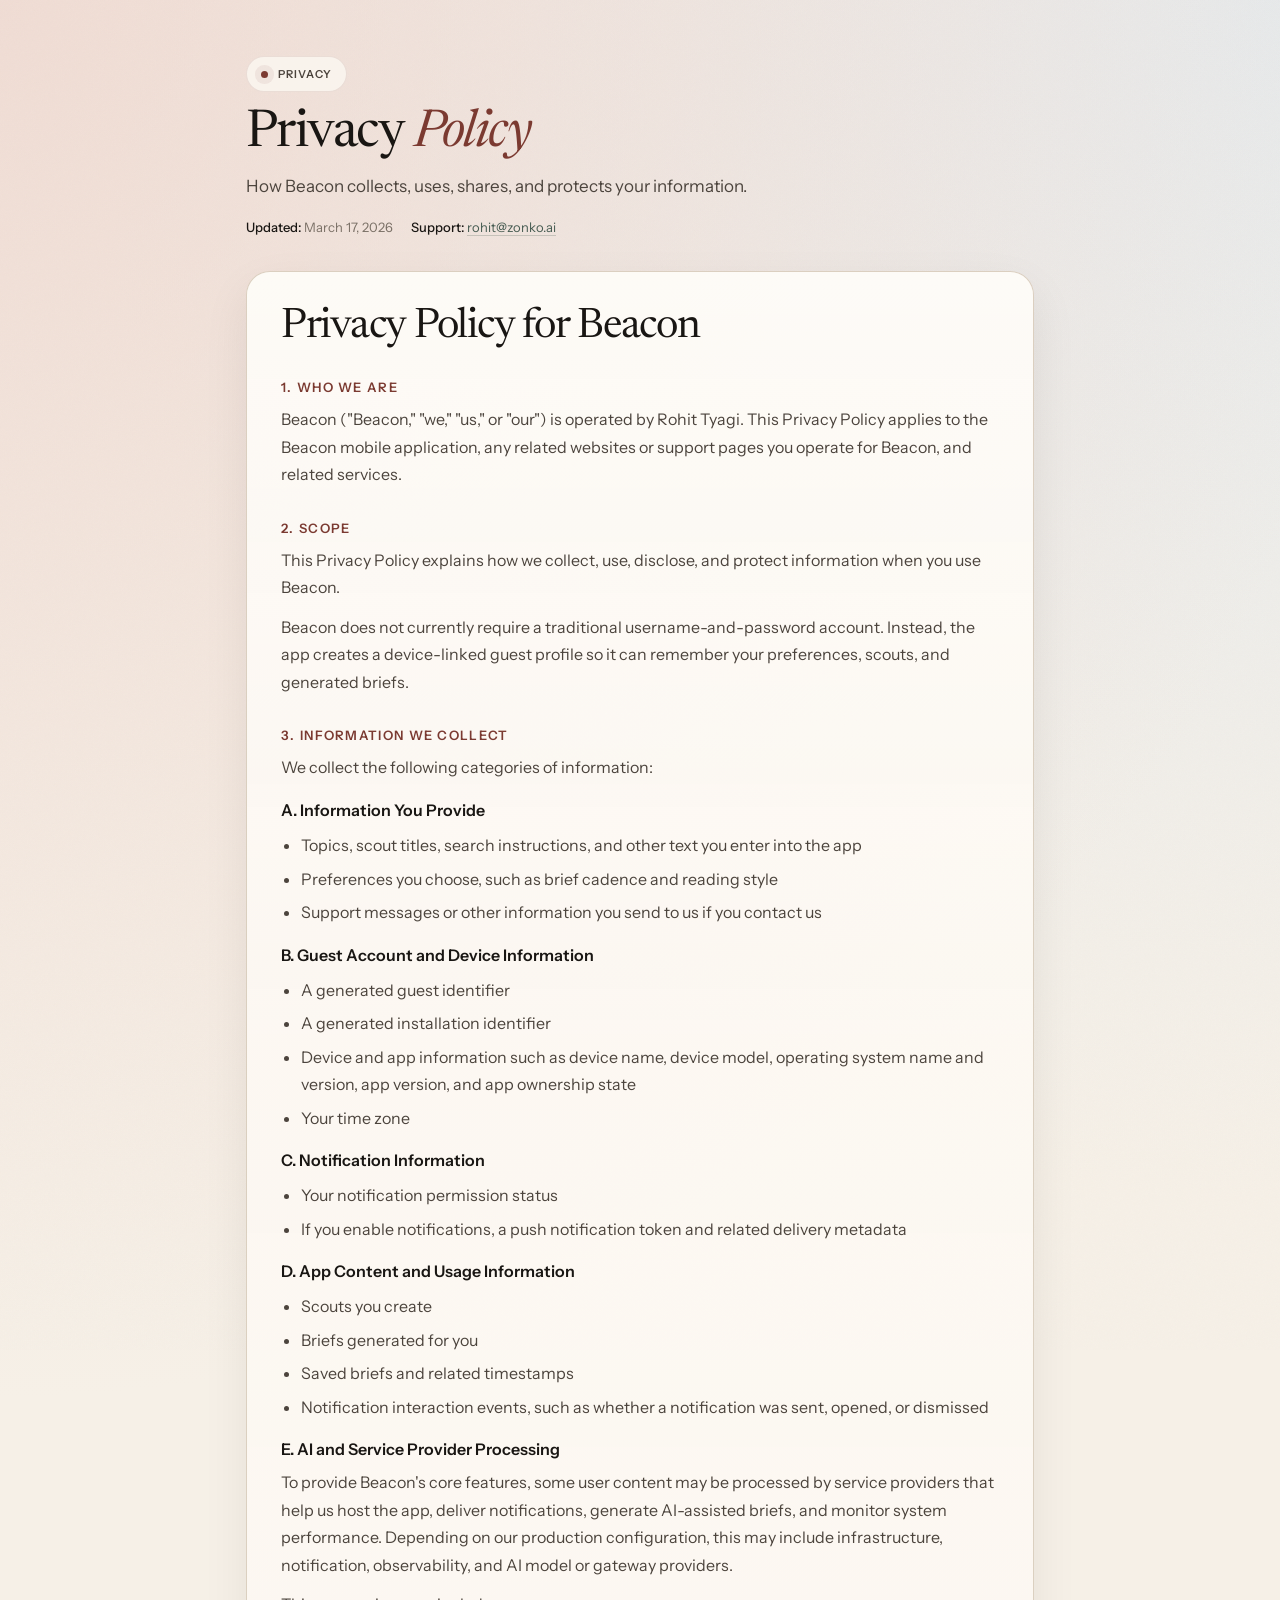
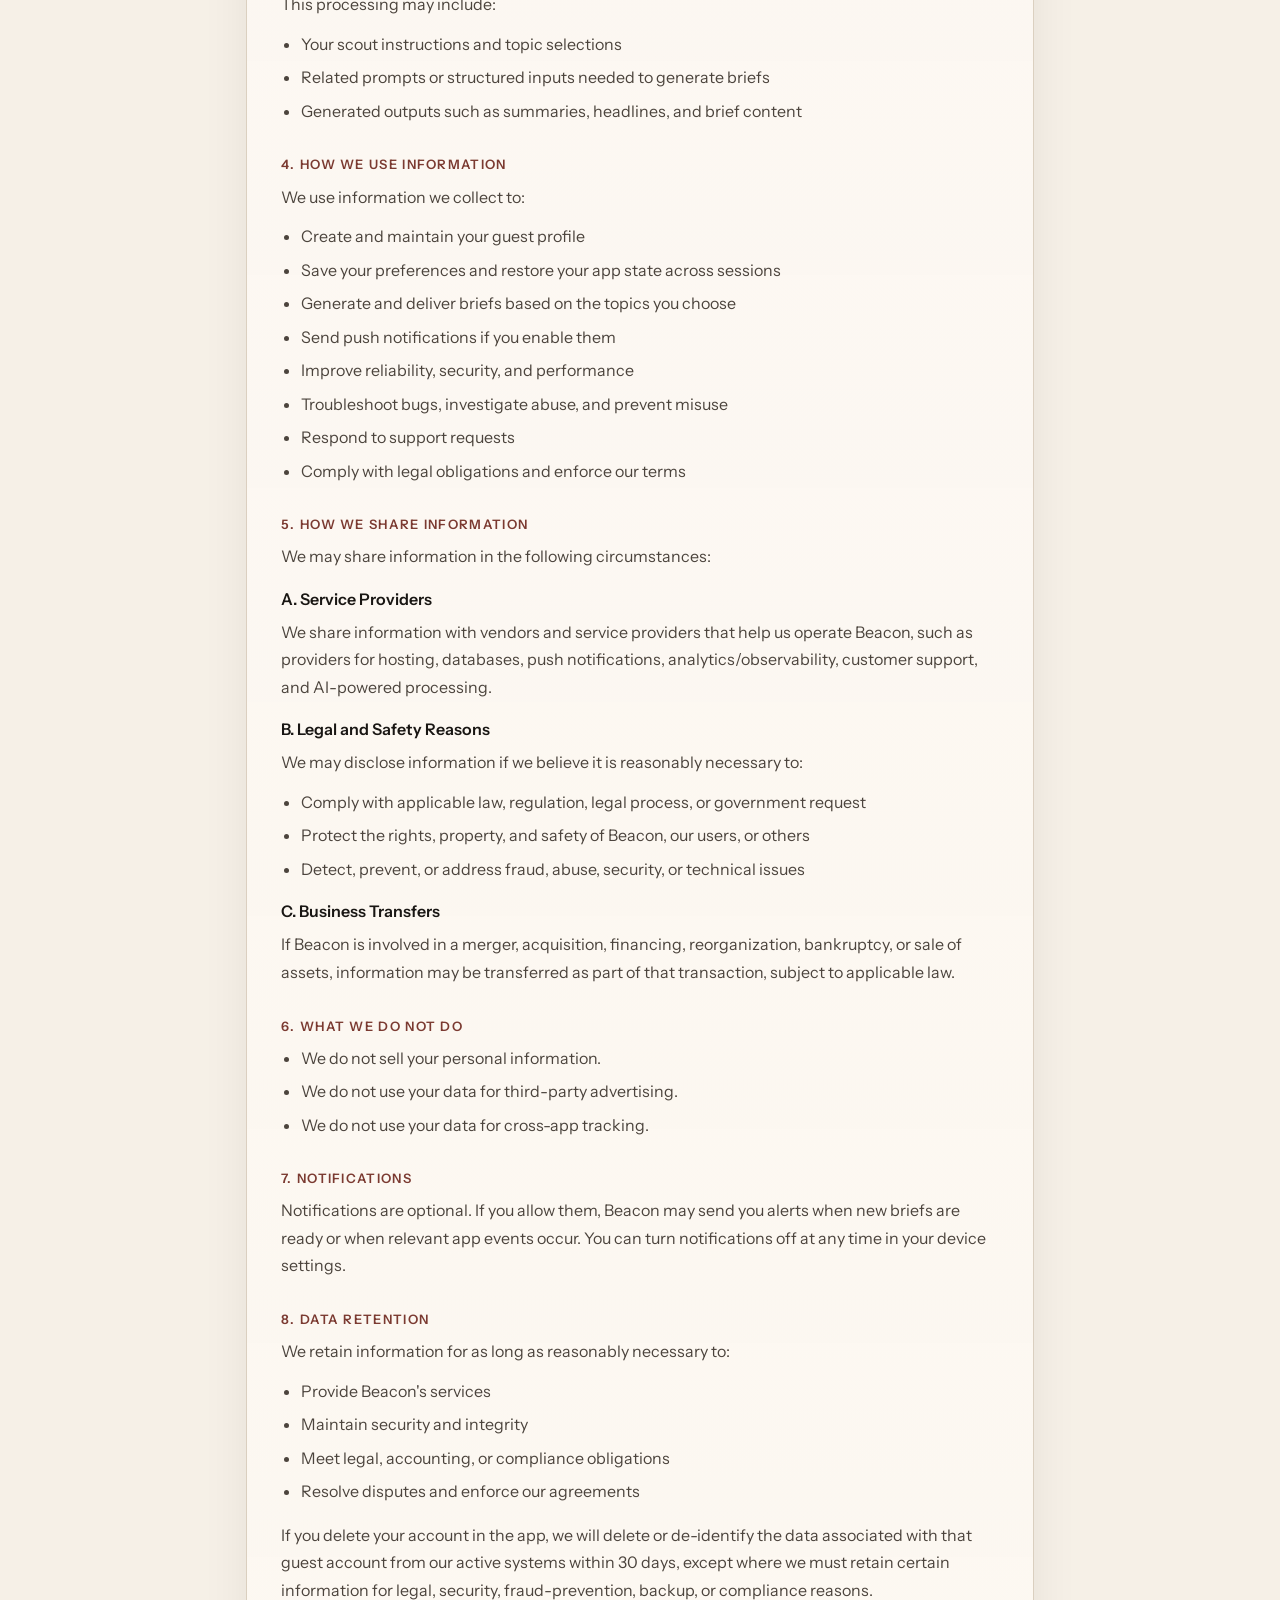
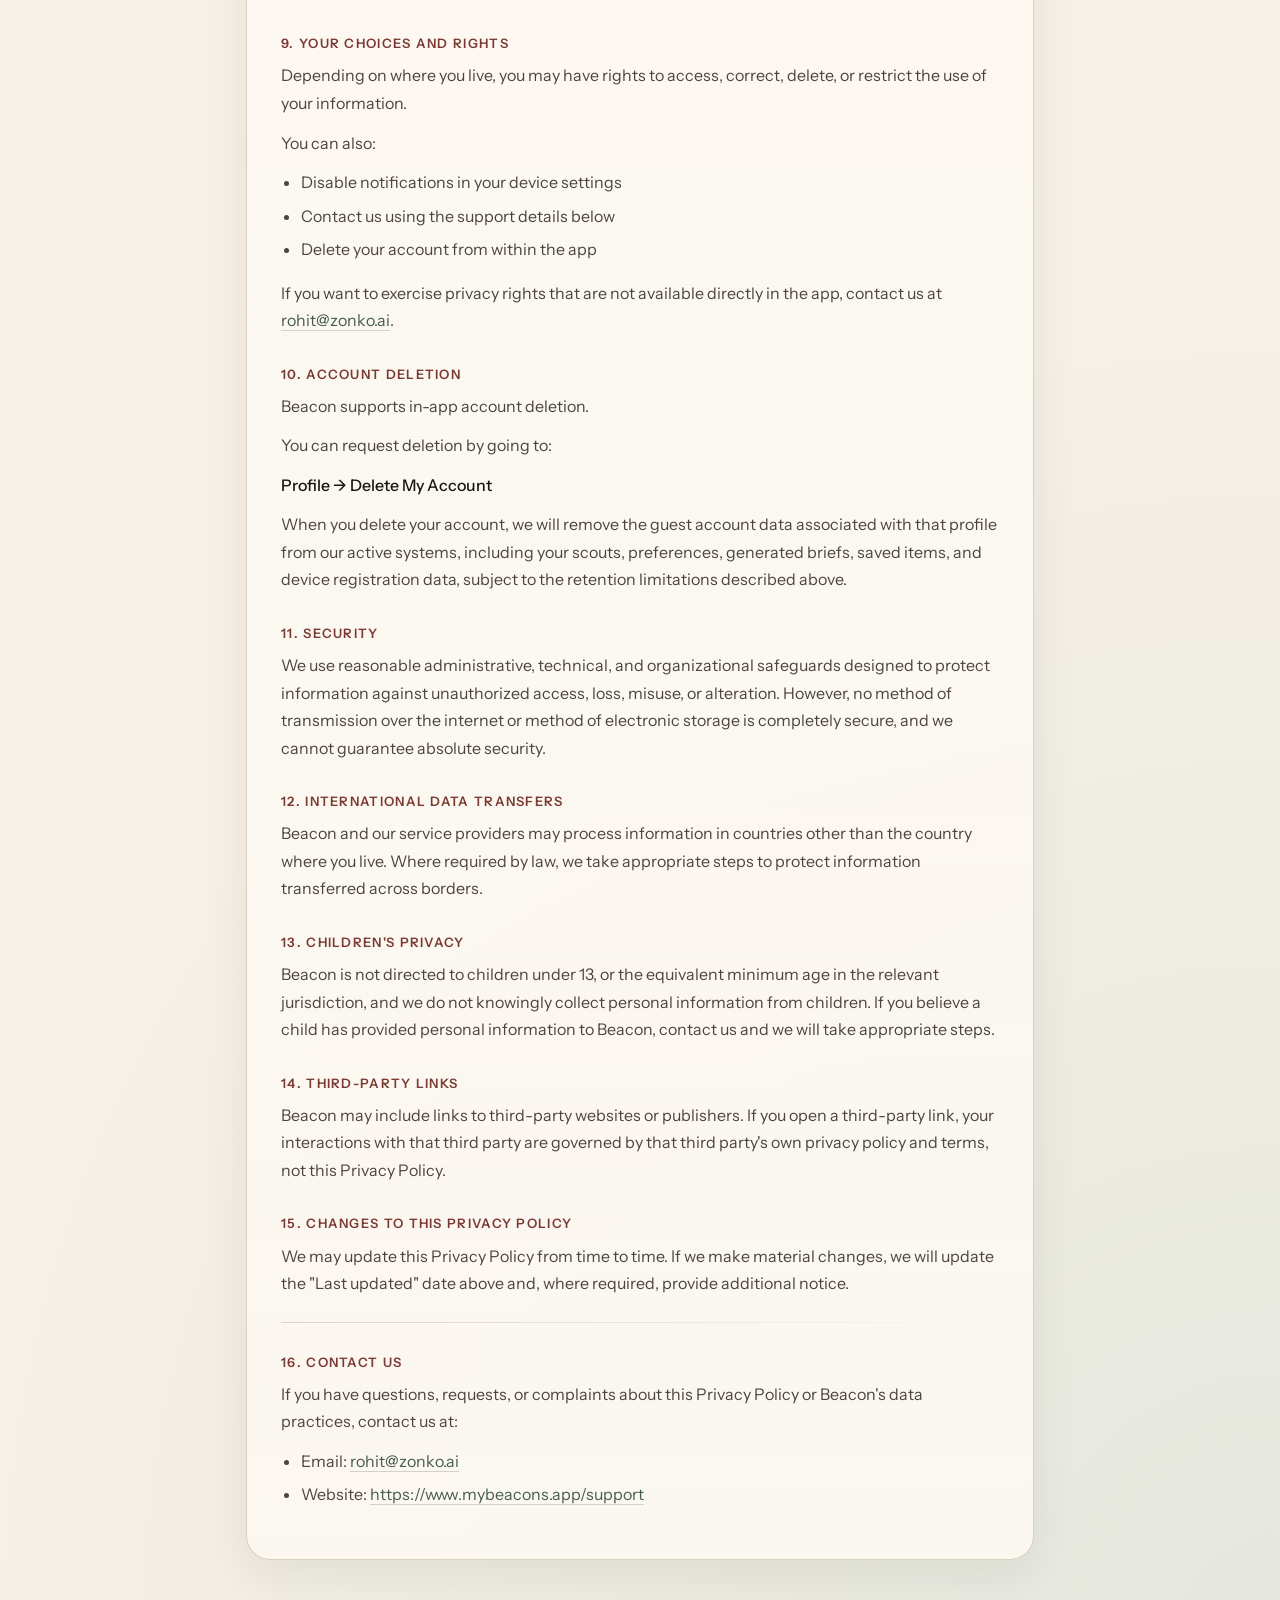
<file: privacy.html>
<!DOCTYPE html>
<html lang="en">
<head>
  <meta charset="UTF-8">
  <meta name="viewport" content="width=device-width, initial-scale=1.0">
  <title>Beacon Privacy Policy</title>
  <meta name="description" content="Privacy Policy for Beacon, including how the app collects, uses, shares, and protects information.">
  <link rel="canonical" href="https://www.mybeacons.app/privacy">
  <meta property="og:type" content="website">
  <meta property="og:site_name" content="Beacon">
  <meta property="og:url" content="https://www.mybeacons.app/privacy">
  <meta property="og:title" content="Beacon Privacy Policy">
  <meta property="og:description" content="Read Beacon's Privacy Policy, including data collection, retention, deletion, and support details.">
  <meta property="og:image" content="https://www.mybeacons.app/beacon-og.jpg">
  <meta property="og:image:width" content="4096">
  <meta property="og:image:height" content="2164">
  <meta property="og:image:alt" content="Beacon preview showing the app brand, hero message, and iPhone notification examples.">
  <meta name="twitter:card" content="summary_large_image">
  <meta name="twitter:title" content="Beacon Privacy Policy">
  <meta name="twitter:description" content="Read Beacon's Privacy Policy, including data collection, retention, deletion, and support details.">
  <meta name="twitter:image" content="https://www.mybeacons.app/beacon-og.jpg">
  <meta name="twitter:image:alt" content="Beacon preview showing the app brand, hero message, and iPhone notification examples.">
  <link rel="preconnect" href="https://fonts.googleapis.com">
  <link rel="preconnect" href="https://fonts.gstatic.com" crossorigin>
  <link href="https://fonts.googleapis.com/css2?family=Instrument+Sans:wght@400;500;600&amp;family=Newsreader:opsz,wght@6..72,400;6..72,500;6..72,600&amp;display=swap" rel="stylesheet">
  <link rel="stylesheet" href="/legal.css">
</head>
<body>
  <main class="page-shell">
    <section class="hero-block">
      <div class="doc-chip">Privacy</div>
      <h1 class="page-title">Privacy <em>Policy</em></h1>
      <p class="page-subtitle">How Beacon collects, uses, shares, and protects your information.</p>
      <div class="meta-row" aria-label="Policy metadata">
        <span><strong>Updated:</strong> March 17, 2026</span>
        <span><strong>Support:</strong> <a class="meta-link" href="mailto:rohit@zonko.ai">rohit@zonko.ai</a></span>
      </div>
    </section>

    <section class="panel">
      <div class="panel-body">
        <article class="policy" aria-labelledby="policy-title">
          <h1 id="policy-title">Privacy Policy for Beacon</h1>

          <h2>1. Who We Are</h2>
          <p>Beacon ("Beacon," "we," "us," or "our") is operated by Rohit Tyagi. This Privacy Policy applies to the Beacon mobile application, any related websites or support pages you operate for Beacon, and related services.</p>

          <h2>2. Scope</h2>
          <p>This Privacy Policy explains how we collect, use, disclose, and protect information when you use Beacon.</p>
          <p>Beacon does not currently require a traditional username-and-password account. Instead, the app creates a device-linked guest profile so it can remember your preferences, scouts, and generated briefs.</p>

          <h2>3. Information We Collect</h2>
          <p>We collect the following categories of information:</p>

          <h3>A. Information You Provide</h3>
          <ul>
            <li>Topics, scout titles, search instructions, and other text you enter into the app</li>
            <li>Preferences you choose, such as brief cadence and reading style</li>
            <li>Support messages or other information you send to us if you contact us</li>
          </ul>

          <h3>B. Guest Account and Device Information</h3>
          <ul>
            <li>A generated guest identifier</li>
            <li>A generated installation identifier</li>
            <li>Device and app information such as device name, device model, operating system name and version, app version, and app ownership state</li>
            <li>Your time zone</li>
          </ul>

          <h3>C. Notification Information</h3>
          <ul>
            <li>Your notification permission status</li>
            <li>If you enable notifications, a push notification token and related delivery metadata</li>
          </ul>

          <h3>D. App Content and Usage Information</h3>
          <ul>
            <li>Scouts you create</li>
            <li>Briefs generated for you</li>
            <li>Saved briefs and related timestamps</li>
            <li>Notification interaction events, such as whether a notification was sent, opened, or dismissed</li>
          </ul>

          <h3>E. AI and Service Provider Processing</h3>
          <p>To provide Beacon's core features, some user content may be processed by service providers that help us host the app, deliver notifications, generate AI-assisted briefs, and monitor system performance. Depending on our production configuration, this may include infrastructure, notification, observability, and AI model or gateway providers.</p>
          <p>This processing may include:</p>
          <ul>
            <li>Your scout instructions and topic selections</li>
            <li>Related prompts or structured inputs needed to generate briefs</li>
            <li>Generated outputs such as summaries, headlines, and brief content</li>
          </ul>

          <h2>4. How We Use Information</h2>
          <p>We use information we collect to:</p>
          <ul>
            <li>Create and maintain your guest profile</li>
            <li>Save your preferences and restore your app state across sessions</li>
            <li>Generate and deliver briefs based on the topics you choose</li>
            <li>Send push notifications if you enable them</li>
            <li>Improve reliability, security, and performance</li>
            <li>Troubleshoot bugs, investigate abuse, and prevent misuse</li>
            <li>Respond to support requests</li>
            <li>Comply with legal obligations and enforce our terms</li>
          </ul>

          <h2>5. How We Share Information</h2>
          <p>We may share information in the following circumstances:</p>

          <h3>A. Service Providers</h3>
          <p>We share information with vendors and service providers that help us operate Beacon, such as providers for hosting, databases, push notifications, analytics/observability, customer support, and AI-powered processing.</p>

          <h3>B. Legal and Safety Reasons</h3>
          <p>We may disclose information if we believe it is reasonably necessary to:</p>
          <ul>
            <li>Comply with applicable law, regulation, legal process, or government request</li>
            <li>Protect the rights, property, and safety of Beacon, our users, or others</li>
            <li>Detect, prevent, or address fraud, abuse, security, or technical issues</li>
          </ul>

          <h3>C. Business Transfers</h3>
          <p>If Beacon is involved in a merger, acquisition, financing, reorganization, bankruptcy, or sale of assets, information may be transferred as part of that transaction, subject to applicable law.</p>

          <h2>6. What We Do Not Do</h2>
          <ul>
            <li>We do not sell your personal information.</li>
            <li>We do not use your data for third-party advertising.</li>
            <li>We do not use your data for cross-app tracking.</li>
          </ul>

          <h2>7. Notifications</h2>
          <p>Notifications are optional. If you allow them, Beacon may send you alerts when new briefs are ready or when relevant app events occur. You can turn notifications off at any time in your device settings.</p>

          <h2>8. Data Retention</h2>
          <p>We retain information for as long as reasonably necessary to:</p>
          <ul>
            <li>Provide Beacon's services</li>
            <li>Maintain security and integrity</li>
            <li>Meet legal, accounting, or compliance obligations</li>
            <li>Resolve disputes and enforce our agreements</li>
          </ul>
          <p>If you delete your account in the app, we will delete or de-identify the data associated with that guest account from our active systems within 30 days, except where we must retain certain information for legal, security, fraud-prevention, backup, or compliance reasons.</p>

          <h2>9. Your Choices and Rights</h2>
          <p>Depending on where you live, you may have rights to access, correct, delete, or restrict the use of your information.</p>
          <p>You can also:</p>
          <ul>
            <li>Disable notifications in your device settings</li>
            <li>Contact us using the support details below</li>
            <li>Delete your account from within the app</li>
          </ul>
          <p>If you want to exercise privacy rights that are not available directly in the app, contact us at <a href="mailto:rohit@zonko.ai">rohit@zonko.ai</a>.</p>

          <h2>10. Account Deletion</h2>
          <p>Beacon supports in-app account deletion.</p>
          <p>You can request deletion by going to:</p>
          <p><strong>Profile -&gt; Delete My Account</strong></p>
          <p>When you delete your account, we will remove the guest account data associated with that profile from our active systems, including your scouts, preferences, generated briefs, saved items, and device registration data, subject to the retention limitations described above.</p>

          <h2>11. Security</h2>
          <p>We use reasonable administrative, technical, and organizational safeguards designed to protect information against unauthorized access, loss, misuse, or alteration. However, no method of transmission over the internet or method of electronic storage is completely secure, and we cannot guarantee absolute security.</p>

          <h2>12. International Data Transfers</h2>
          <p>Beacon and our service providers may process information in countries other than the country where you live. Where required by law, we take appropriate steps to protect information transferred across borders.</p>

          <h2>13. Children's Privacy</h2>
          <p>Beacon is not directed to children under 13, or the equivalent minimum age in the relevant jurisdiction, and we do not knowingly collect personal information from children. If you believe a child has provided personal information to Beacon, contact us and we will take appropriate steps.</p>

          <h2>14. Third-Party Links</h2>
          <p>Beacon may include links to third-party websites or publishers. If you open a third-party link, your interactions with that third party are governed by that third party's own privacy policy and terms, not this Privacy Policy.</p>

          <h2>15. Changes to This Privacy Policy</h2>
          <p>We may update this Privacy Policy from time to time. If we make material changes, we will update the "Last updated" date above and, where required, provide additional notice.</p>

          <div class="policy-divider" aria-hidden="true"></div>

          <h2>16. Contact Us</h2>
          <p>If you have questions, requests, or complaints about this Privacy Policy or Beacon's data practices, contact us at:</p>
          <ul>
            <li>Email: <a href="mailto:rohit@zonko.ai">rohit@zonko.ai</a></li>
            <li>Website: <a href="https://www.mybeacons.app/support">https://www.mybeacons.app/support</a></li>
          </ul>
        </article>
      </div>
    </section>
  </main>
</body>
</html>
</file>
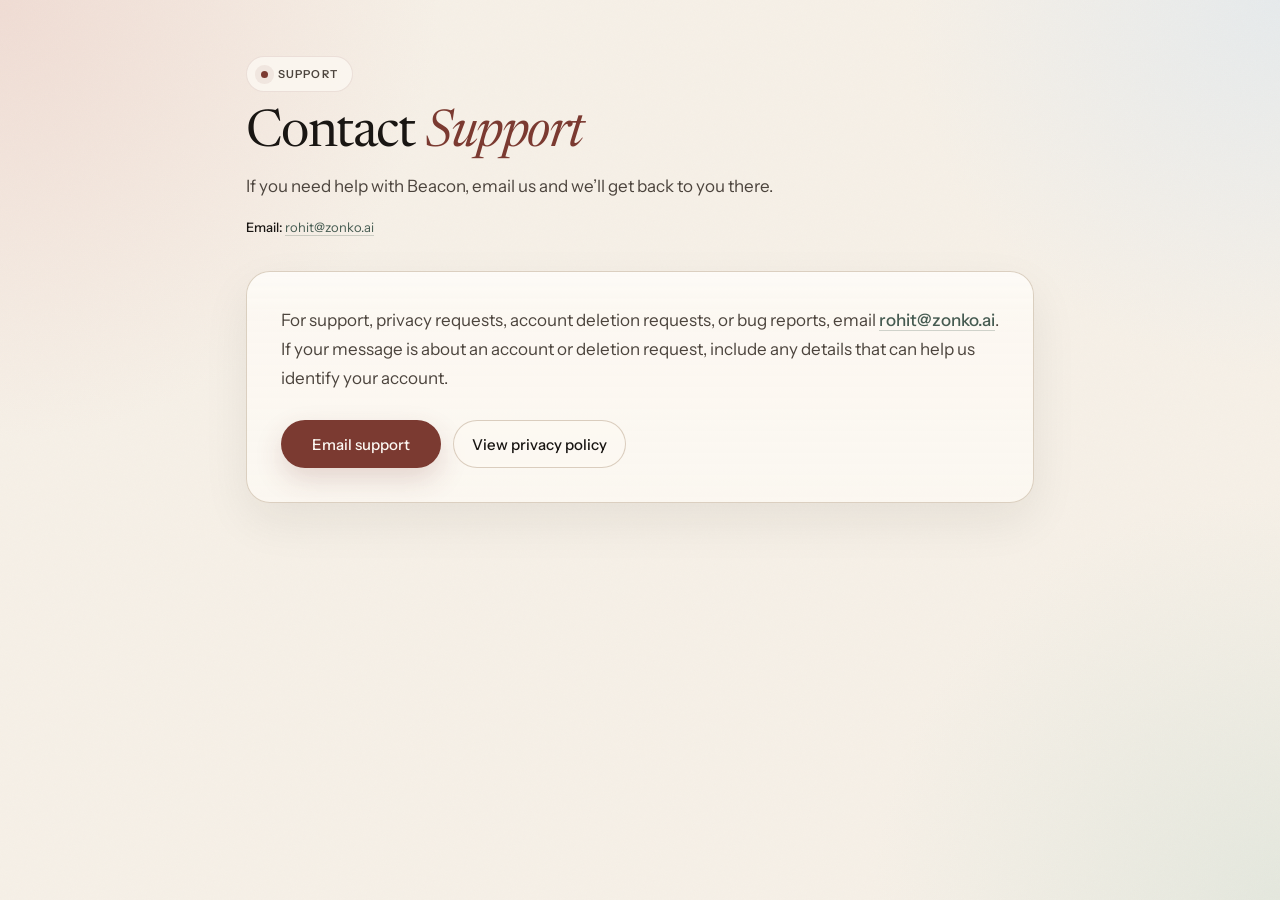
<file: support.html>
<!DOCTYPE html>
<html lang="en">
<head>
  <meta charset="UTF-8">
  <meta name="viewport" content="width=device-width, initial-scale=1.0">
  <title>Beacon Support</title>
  <meta name="description" content="Contact Beacon support by email.">
  <link rel="canonical" href="https://www.mybeacons.app/support">
  <meta property="og:type" content="website">
  <meta property="og:site_name" content="Beacon">
  <meta property="og:url" content="https://www.mybeacons.app/support">
  <meta property="og:title" content="Beacon Support">
  <meta property="og:description" content="Get help with Beacon or contact support by email.">
  <meta property="og:image" content="https://www.mybeacons.app/beacon-og.jpg">
  <meta property="og:image:width" content="4096">
  <meta property="og:image:height" content="2164">
  <meta property="og:image:alt" content="Beacon preview showing the app brand, hero message, and iPhone notification examples.">
  <meta name="twitter:card" content="summary_large_image">
  <meta name="twitter:title" content="Beacon Support">
  <meta name="twitter:description" content="Get help with Beacon or contact support by email.">
  <meta name="twitter:image" content="https://www.mybeacons.app/beacon-og.jpg">
  <meta name="twitter:image:alt" content="Beacon preview showing the app brand, hero message, and iPhone notification examples.">
  <link rel="preconnect" href="https://fonts.googleapis.com">
  <link rel="preconnect" href="https://fonts.gstatic.com" crossorigin>
  <link href="https://fonts.googleapis.com/css2?family=Instrument+Sans:wght@400;500;600&amp;family=Newsreader:opsz,wght@6..72,400;6..72,500;6..72,600&amp;display=swap" rel="stylesheet">
  <link rel="stylesheet" href="/legal.css">
</head>
<body>
  <main class="page-shell">
    <section class="hero-block">
      <div class="doc-chip">Support</div>
      <h1 class="page-title">Contact <em>Support</em></h1>
      <p class="page-subtitle">If you need help with Beacon, email us and we’ll get back to you there.</p>
      <div class="meta-row">
        <span><strong>Email:</strong> <a class="meta-link" href="mailto:rohit@zonko.ai">rohit@zonko.ai</a></span>
      </div>
    </section>

    <section class="panel">
      <div class="panel-body">
        <p class="support-copy">For support, privacy requests, account deletion requests, or bug reports, email <strong><a class="inline-link" href="mailto:rohit@zonko.ai">rohit@zonko.ai</a></strong>.</p>
        <p class="support-copy">If your message is about an account or deletion request, include any details that can help us identify your account.</p>

        <div class="cta-row">
          <a class="button button-primary" href="mailto:rohit@zonko.ai?subject=Beacon%20Support">Email support</a>
          <a class="button button-secondary" href="/privacy">View privacy policy</a>
        </div>
      </div>
    </section>
  </main>
</body>
</html>
</file>
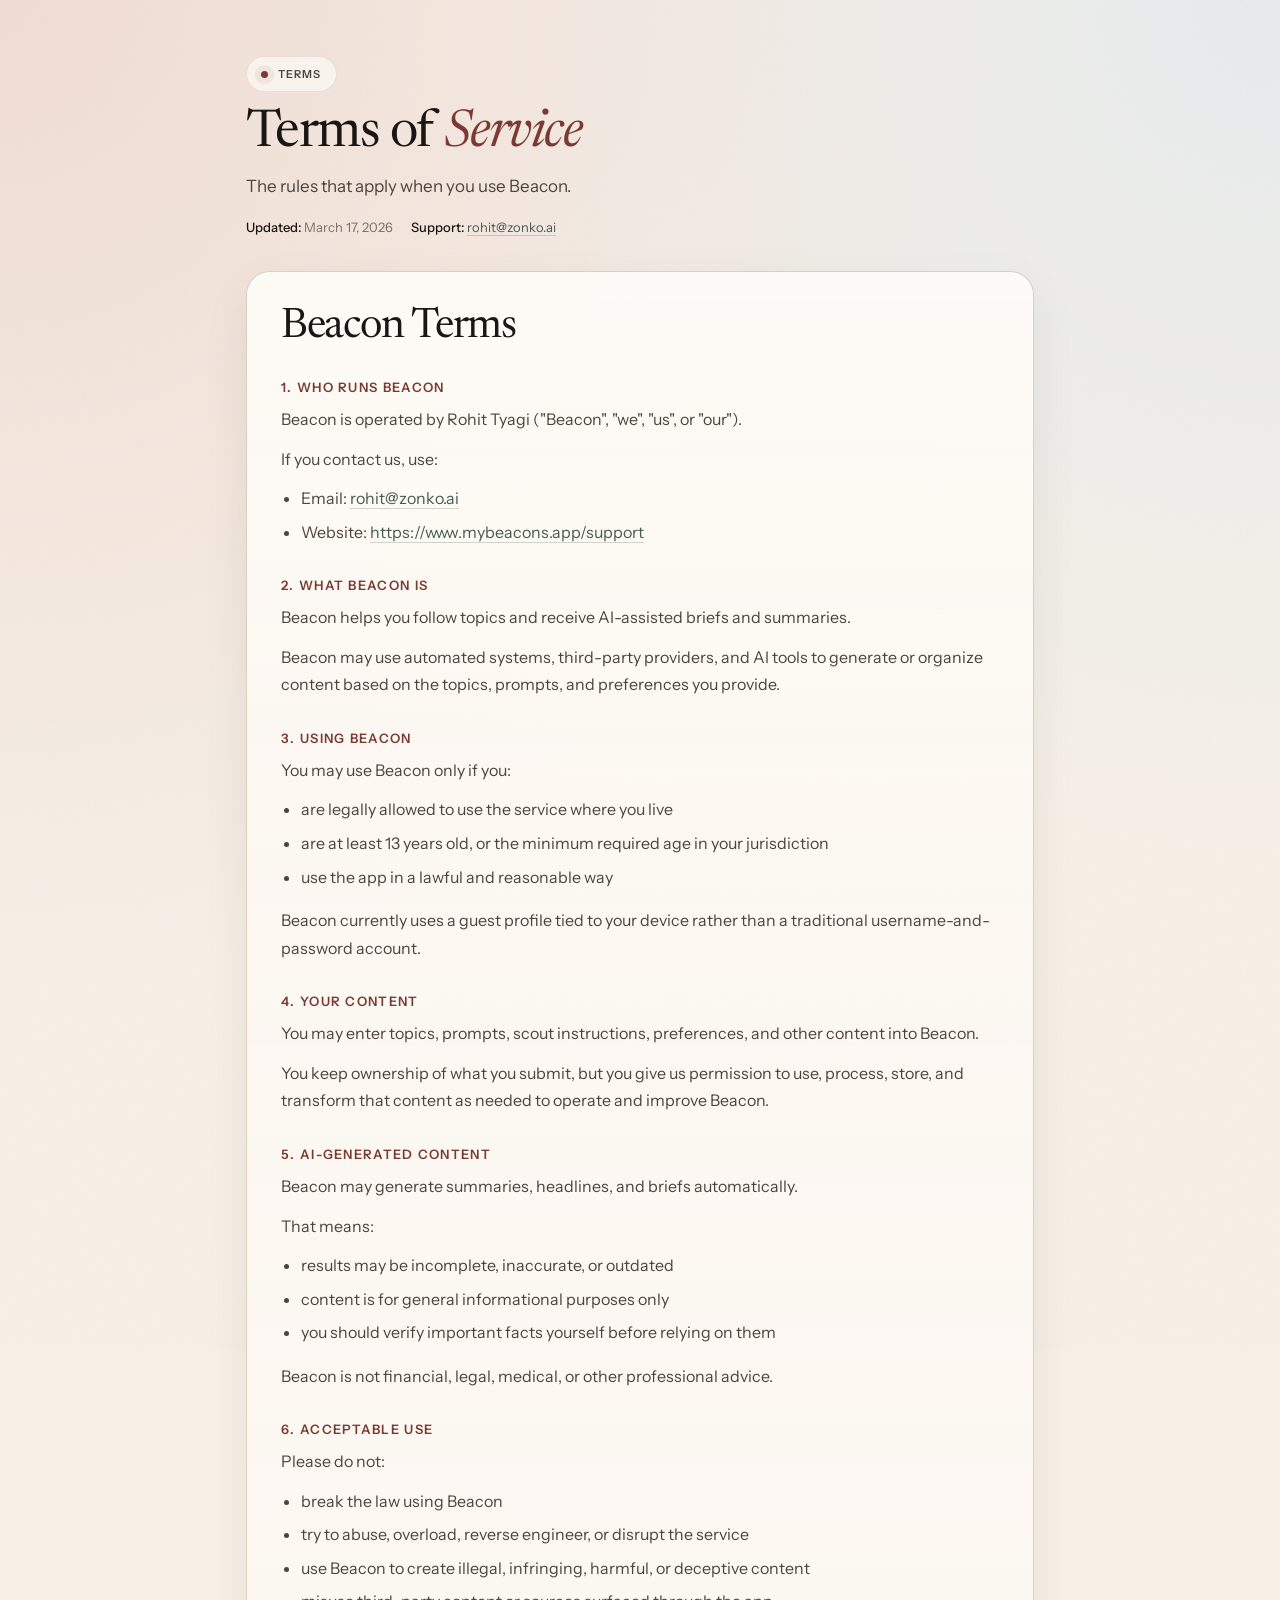
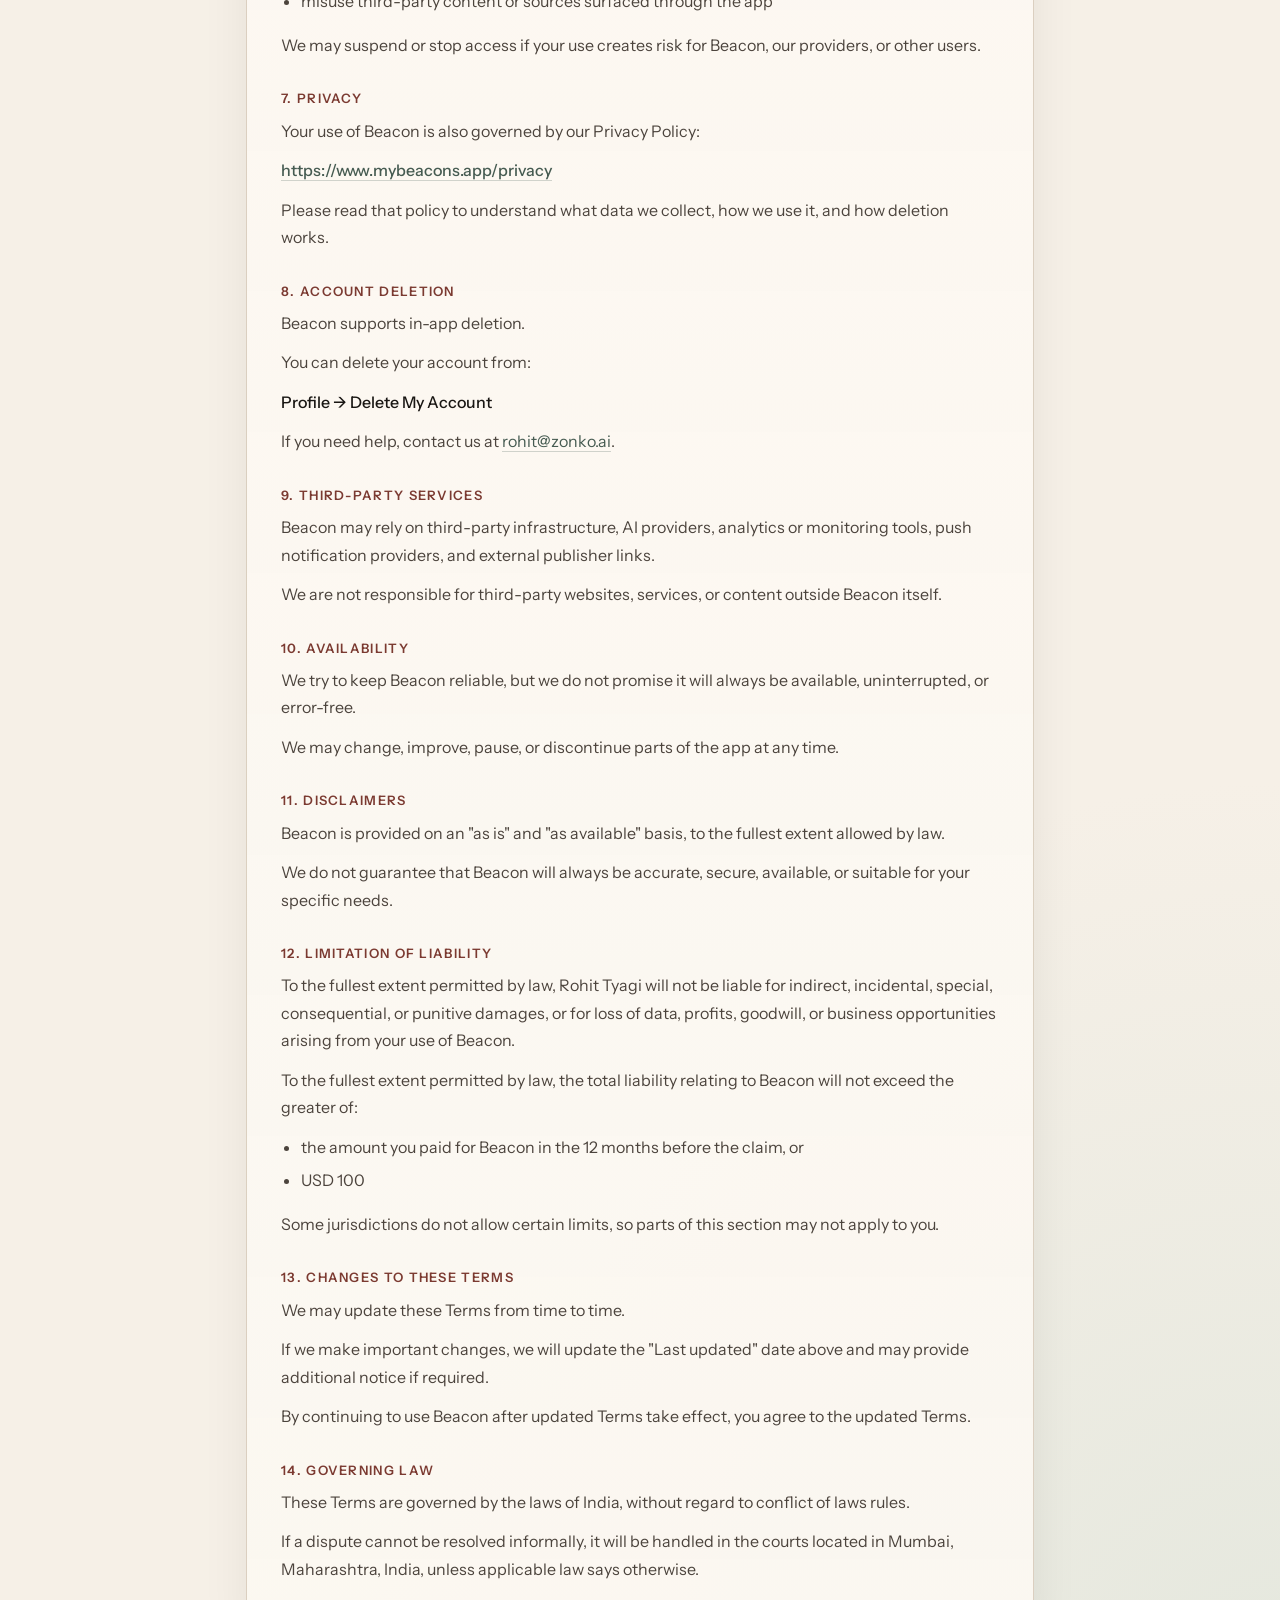
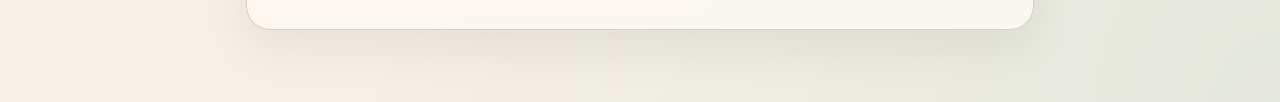
<file: terms.html>
<!DOCTYPE html>
<html lang="en">
<head>
  <meta charset="UTF-8">
  <meta name="viewport" content="width=device-width, initial-scale=1.0">
  <title>Beacon Terms</title>
  <meta name="description" content="Terms of Service for Beacon.">
  <link rel="canonical" href="https://www.mybeacons.app/terms">
  <meta property="og:type" content="website">
  <meta property="og:site_name" content="Beacon">
  <meta property="og:url" content="https://www.mybeacons.app/terms">
  <meta property="og:title" content="Beacon Terms">
  <meta property="og:description" content="Read the Terms of Service for Beacon.">
  <meta property="og:image" content="https://www.mybeacons.app/beacon-og.jpg">
  <meta property="og:image:width" content="4096">
  <meta property="og:image:height" content="2164">
  <meta property="og:image:alt" content="Beacon preview showing the app brand, hero message, and iPhone notification examples.">
  <meta name="twitter:card" content="summary_large_image">
  <meta name="twitter:title" content="Beacon Terms">
  <meta name="twitter:description" content="Read the Terms of Service for Beacon.">
  <meta name="twitter:image" content="https://www.mybeacons.app/beacon-og.jpg">
  <meta name="twitter:image:alt" content="Beacon preview showing the app brand, hero message, and iPhone notification examples.">
  <link rel="preconnect" href="https://fonts.googleapis.com">
  <link rel="preconnect" href="https://fonts.gstatic.com" crossorigin>
  <link href="https://fonts.googleapis.com/css2?family=Instrument+Sans:wght@400;500;600&amp;family=Newsreader:opsz,wght@6..72,400;6..72,500;6..72,600&amp;display=swap" rel="stylesheet">
  <link rel="stylesheet" href="/legal.css">
</head>
<body>
  <main class="page-shell">
    <section class="hero-block">
      <div class="doc-chip">Terms</div>
      <h1 class="page-title">Terms of <em>Service</em></h1>
      <p class="page-subtitle">The rules that apply when you use Beacon.</p>
      <div class="meta-row" aria-label="Terms metadata">
        <span><strong>Updated:</strong> March 17, 2026</span>
        <span><strong>Support:</strong> <a class="meta-link" href="mailto:rohit@zonko.ai">rohit@zonko.ai</a></span>
      </div>
    </section>

    <section class="panel">
      <div class="panel-body">
        <article class="policy" aria-labelledby="terms-title">
          <h1 id="terms-title">Beacon Terms</h1>

          <h2>1. Who Runs Beacon</h2>
          <p>Beacon is operated by Rohit Tyagi ("Beacon", "we", "us", or "our").</p>
          <p>If you contact us, use:</p>
          <ul>
            <li>Email: <a href="mailto:rohit@zonko.ai">rohit@zonko.ai</a></li>
            <li>Website: <a href="https://www.mybeacons.app/support">https://www.mybeacons.app/support</a></li>
          </ul>

          <h2>2. What Beacon Is</h2>
          <p>Beacon helps you follow topics and receive AI-assisted briefs and summaries.</p>
          <p>Beacon may use automated systems, third-party providers, and AI tools to generate or organize content based on the topics, prompts, and preferences you provide.</p>

          <h2>3. Using Beacon</h2>
          <p>You may use Beacon only if you:</p>
          <ul>
            <li>are legally allowed to use the service where you live</li>
            <li>are at least 13 years old, or the minimum required age in your jurisdiction</li>
            <li>use the app in a lawful and reasonable way</li>
          </ul>
          <p>Beacon currently uses a guest profile tied to your device rather than a traditional username-and-password account.</p>

          <h2>4. Your Content</h2>
          <p>You may enter topics, prompts, scout instructions, preferences, and other content into Beacon.</p>
          <p>You keep ownership of what you submit, but you give us permission to use, process, store, and transform that content as needed to operate and improve Beacon.</p>

          <h2>5. AI-Generated Content</h2>
          <p>Beacon may generate summaries, headlines, and briefs automatically.</p>
          <p>That means:</p>
          <ul>
            <li>results may be incomplete, inaccurate, or outdated</li>
            <li>content is for general informational purposes only</li>
            <li>you should verify important facts yourself before relying on them</li>
          </ul>
          <p>Beacon is not financial, legal, medical, or other professional advice.</p>

          <h2>6. Acceptable Use</h2>
          <p>Please do not:</p>
          <ul>
            <li>break the law using Beacon</li>
            <li>try to abuse, overload, reverse engineer, or disrupt the service</li>
            <li>use Beacon to create illegal, infringing, harmful, or deceptive content</li>
            <li>misuse third-party content or sources surfaced through the app</li>
          </ul>
          <p>We may suspend or stop access if your use creates risk for Beacon, our providers, or other users.</p>

          <h2>7. Privacy</h2>
          <p>Your use of Beacon is also governed by our Privacy Policy:</p>
          <p><strong><a href="https://www.mybeacons.app/privacy">https://www.mybeacons.app/privacy</a></strong></p>
          <p>Please read that policy to understand what data we collect, how we use it, and how deletion works.</p>

          <h2>8. Account Deletion</h2>
          <p>Beacon supports in-app deletion.</p>
          <p>You can delete your account from:</p>
          <p><strong>Profile -&gt; Delete My Account</strong></p>
          <p>If you need help, contact us at <a href="mailto:rohit@zonko.ai">rohit@zonko.ai</a>.</p>

          <h2>9. Third-Party Services</h2>
          <p>Beacon may rely on third-party infrastructure, AI providers, analytics or monitoring tools, push notification providers, and external publisher links.</p>
          <p>We are not responsible for third-party websites, services, or content outside Beacon itself.</p>

          <h2>10. Availability</h2>
          <p>We try to keep Beacon reliable, but we do not promise it will always be available, uninterrupted, or error-free.</p>
          <p>We may change, improve, pause, or discontinue parts of the app at any time.</p>

          <h2>11. Disclaimers</h2>
          <p>Beacon is provided on an "as is" and "as available" basis, to the fullest extent allowed by law.</p>
          <p>We do not guarantee that Beacon will always be accurate, secure, available, or suitable for your specific needs.</p>

          <h2>12. Limitation of Liability</h2>
          <p>To the fullest extent permitted by law, Rohit Tyagi will not be liable for indirect, incidental, special, consequential, or punitive damages, or for loss of data, profits, goodwill, or business opportunities arising from your use of Beacon.</p>
          <p>To the fullest extent permitted by law, the total liability relating to Beacon will not exceed the greater of:</p>
          <ul>
            <li>the amount you paid for Beacon in the 12 months before the claim, or</li>
            <li>USD 100</li>
          </ul>
          <p>Some jurisdictions do not allow certain limits, so parts of this section may not apply to you.</p>

          <h2>13. Changes to These Terms</h2>
          <p>We may update these Terms from time to time.</p>
          <p>If we make important changes, we will update the "Last updated" date above and may provide additional notice if required.</p>
          <p>By continuing to use Beacon after updated Terms take effect, you agree to the updated Terms.</p>

          <h2>14. Governing Law</h2>
          <p>These Terms are governed by the laws of India, without regard to conflict of laws rules.</p>
          <p>If a dispute cannot be resolved informally, it will be handled in the courts located in Mumbai, Maharashtra, India, unless applicable law says otherwise.</p>
        </article>
      </div>
    </section>
  </main>
</body>
</html>
</file>
<file: legal.css>
*,
*::before,
*::after {
  box-sizing: border-box;
}

:root {
  --paper: #f6f0e7;
  --paper-raised: #fcf8f2;
  --paper-muted: #ece3d5;
  --line-subtle: #d8cbbb;
  --ink: #191613;
  --ink-soft: #4c443d;
  --ink-muted: #7a7066;
  --accent-oxblood: #7b3a31;
  --accent-forest: #465b51;
  --accent-ochre: #a88445;
  --signal-major: #8d3a32;
  --dawn: #eed7cf;
  --mist-blue: #dde7ef;
  --soft-sage: #dde4da;
  --shadow-soft: 0 18px 48px rgba(25, 22, 19, 0.07);
  --radius-md: 16px;
  --radius-lg: 24px;
  --radius-pill: 999px;
  --font-serif: "Newsreader", Georgia, serif;
  --font-sans: "Instrument Sans", -apple-system, BlinkMacSystemFont, "Segoe UI", sans-serif;
  --fast: 140ms;
  --base: 220ms;
  --hero: 420ms;
  --ease: cubic-bezier(0.22, 1, 0.36, 1);
}

html {
  scroll-behavior: smooth;
}

body {
  margin: 0;
  min-height: 100vh;
  background:
    radial-gradient(circle at top left, rgba(238, 215, 207, 0.78), transparent 28%),
    radial-gradient(circle at top right, rgba(221, 231, 239, 0.62), transparent 24%),
    radial-gradient(circle at bottom right, rgba(221, 228, 218, 0.7), transparent 26%),
    var(--paper);
  color: var(--ink);
  font-family: var(--font-sans);
  -webkit-font-smoothing: antialiased;
  overflow-x: hidden;
}

body::after {
  content: "";
  position: fixed;
  inset: -50%;
  width: 200%;
  height: 200%;
  opacity: 0.025;
  pointer-events: none;
  background-image: url("data:image/svg+xml,%3Csvg viewBox='0 0 512 512' xmlns='http://www.w3.org/2000/svg'%3E%3Cfilter id='n'%3E%3CfeTurbulence type='fractalNoise' baseFrequency='0.8' numOctaves='4' stitchTiles='stitch'/%3E%3C/filter%3E%3Crect width='100%25' height='100%25' filter='url(%23n)'/%3E%3C/svg%3E");
  background-size: 220px;
  animation: grain 8s steps(8) infinite;
}

@keyframes grain {
  0%,
  100% {
    transform: translate(0, 0);
  }

  25% {
    transform: translate(-4%, 3%);
  }

  50% {
    transform: translate(3%, -4%);
  }

  75% {
    transform: translate(-2%, 4%);
  }
}

@keyframes fade-rise {
  from {
    opacity: 0;
    transform: translateY(16px);
  }

  to {
    opacity: 1;
    transform: translateY(0);
  }
}

a {
  color: inherit;
}

:focus-visible {
  outline: 2px solid var(--accent-forest);
  outline-offset: 2px;
}

.page-shell {
  position: relative;
  z-index: 1;
  width: min(100%, 860px);
  margin: 0 auto;
  padding: clamp(28px, 6vw, 56px) clamp(20px, 5vw, 36px) clamp(48px, 8vw, 72px);
}

.hero-block,
.panel {
  animation: fade-rise var(--hero) var(--ease) both;
}

.hero-block {
  margin-bottom: clamp(22px, 5vw, 34px);
}

.doc-chip {
  display: inline-flex;
  align-items: center;
  gap: 10px;
  min-height: 36px;
  padding: 0 14px;
  border-radius: var(--radius-pill);
  border: 1px solid rgba(123, 58, 49, 0.12);
  background: rgba(252, 248, 242, 0.8);
  color: var(--ink-soft);
  font-size: 11px;
  font-weight: 600;
  letter-spacing: 0.1em;
  text-transform: uppercase;
}

.doc-chip::before {
  content: "";
  width: 7px;
  height: 7px;
  border-radius: 999px;
  background: var(--accent-oxblood);
  box-shadow: 0 0 0 6px rgba(123, 58, 49, 0.08);
}

.page-title {
  margin: 18px 0 12px;
  font-family: var(--font-serif);
  font-size: clamp(38px, 8vw, 52px);
  line-height: 0.96;
  letter-spacing: -0.03em;
  font-weight: 400;
  text-wrap: balance;
}

.page-title em {
  font-style: italic;
  color: var(--accent-oxblood);
}

.page-subtitle {
  max-width: 58ch;
  margin: 0;
  color: var(--ink-soft);
  font-size: 17px;
  line-height: 1.65;
}

.meta-row {
  display: flex;
  flex-wrap: wrap;
  gap: 10px 18px;
  margin-top: 18px;
  color: var(--ink-muted);
  font-size: 13px;
  line-height: 1.45;
}

.meta-row strong {
  color: var(--ink);
  font-weight: 500;
}

.meta-link,
.policy a,
.inline-link {
  color: var(--accent-forest);
  text-decoration: none;
  border-bottom: 1px solid rgba(70, 91, 81, 0.24);
  transition:
    color var(--base) var(--ease),
    border-color var(--base) var(--ease);
}

.meta-link:hover,
.policy a:hover,
.inline-link:hover {
  color: var(--ink);
  border-color: rgba(25, 22, 19, 0.3);
}

.panel {
  position: relative;
  overflow: hidden;
  background: linear-gradient(180deg, rgba(252, 248, 242, 0.96) 0%, rgba(252, 248, 242, 0.88) 100%);
  border: 1px solid rgba(216, 203, 187, 0.9);
  border-radius: var(--radius-lg);
  box-shadow: var(--shadow-soft);
}

.panel::before {
  content: "";
  position: absolute;
  inset: 0;
  background: linear-gradient(180deg, rgba(255, 255, 255, 0.34) 0%, rgba(255, 255, 255, 0) 18%);
  pointer-events: none;
}

.panel-body {
  position: relative;
  z-index: 1;
  padding: clamp(22px, 5vw, 34px);
}

.policy-note {
  margin-bottom: 22px;
  padding: 15px 16px;
  border-radius: var(--radius-md);
  background: rgba(236, 227, 213, 0.56);
  border: 1px solid rgba(216, 203, 187, 0.9);
  color: var(--ink-soft);
  font-size: 14px;
  line-height: 1.6;
}

.policy h1,
.policy h2,
.policy h3 {
  color: var(--ink);
  text-wrap: balance;
}

.policy h1 {
  margin: 0 0 24px;
  font-family: var(--font-serif);
  font-size: clamp(32px, 6vw, 42px);
  line-height: 1;
  letter-spacing: -0.03em;
  font-weight: 400;
}

.policy h2 {
  margin: 30px 0 10px;
  font-family: var(--font-sans);
  font-size: 13px;
  line-height: 1.4;
  letter-spacing: 0.1em;
  text-transform: uppercase;
  font-weight: 600;
  color: var(--accent-oxblood);
}

.policy h3 {
  margin: 16px 0 8px;
  font-family: var(--font-sans);
  font-size: 16px;
  line-height: 1.5;
  font-weight: 600;
}

.policy p,
.policy li {
  color: var(--ink-soft);
  font-size: 16px;
  line-height: 1.72;
}

.policy p {
  margin: 0 0 12px;
}

.policy ul {
  margin: 10px 0 16px;
  padding-left: 20px;
}

.policy li + li {
  margin-top: 6px;
}

.policy strong {
  color: var(--ink);
  font-weight: 500;
}

.policy-divider {
  height: 1px;
  margin: 24px 0;
  background: linear-gradient(90deg, rgba(216, 203, 187, 0.85) 0%, rgba(216, 203, 187, 0) 100%);
}

.support-grid {
  display: grid;
  gap: 18px;
}

.support-grid .panel:nth-child(2) {
  animation-delay: 90ms;
}

.support-copy {
  margin: 0;
  color: var(--ink-soft);
  font-size: 17px;
  line-height: 1.7;
}

.support-copy strong {
  color: var(--ink);
  font-weight: 500;
}

.cta-row {
  display: flex;
  flex-wrap: wrap;
  gap: 12px;
  margin-top: 28px;
}

.button {
  display: inline-flex;
  align-items: center;
  justify-content: center;
  min-width: 160px;
  min-height: 48px;
  padding: 0 18px;
  border-radius: var(--radius-pill);
  border: 1px solid transparent;
  font-family: var(--font-sans);
  font-size: 15px;
  font-weight: 500;
  line-height: 1;
  text-decoration: none;
  transition:
    transform var(--fast) var(--ease),
    background-color var(--base) var(--ease),
    color var(--base) var(--ease),
    border-color var(--base) var(--ease),
    box-shadow var(--base) var(--ease);
}

.button:hover {
  transform: translateY(-1px);
}

.button-primary {
  background: var(--accent-oxblood);
  color: var(--paper-raised);
  box-shadow: 0 12px 28px rgba(123, 58, 49, 0.18);
}

.button-primary:hover {
  background: var(--signal-major);
}

.button-secondary {
  background: rgba(252, 248, 242, 0.72);
  color: var(--ink);
  border-color: rgba(216, 203, 187, 0.95);
}

.button-secondary:hover {
  border-color: rgba(123, 58, 49, 0.18);
  color: var(--accent-oxblood);
}

.detail-list {
  margin: 0;
  padding: 0;
  list-style: none;
}

.detail-list li + li {
  margin-top: 16px;
}

.detail-label {
  display: block;
  margin-bottom: 5px;
  color: var(--ink-muted);
  font-size: 11px;
  line-height: 1.4;
  letter-spacing: 0.1em;
  text-transform: uppercase;
  font-weight: 600;
}

.detail-value {
  color: var(--ink);
  font-size: 16px;
  line-height: 1.65;
}

.quiet-note {
  margin-top: 18px;
  color: var(--ink-muted);
  font-size: 14px;
  line-height: 1.65;
}

@media (min-width: 760px) {
  .support-grid {
    grid-template-columns: minmax(0, 1.2fr) minmax(260px, 0.8fr);
    align-items: start;
  }
}

@media (max-width: 640px) {
  .page-title {
    max-width: 11ch;
  }

  .panel-body {
    padding: 20px 18px;
  }

  .policy p,
  .policy li,
  .support-copy,
  .detail-value {
    font-size: 15px;
  }
}

@media (prefers-reduced-motion: reduce) {
  html {
    scroll-behavior: auto;
  }

  body::after,
  .hero-block,
  .panel {
    animation: none;
  }

  .button,
  .meta-link,
  .policy a,
  .inline-link {
    transition: none;
  }
}
</file>
